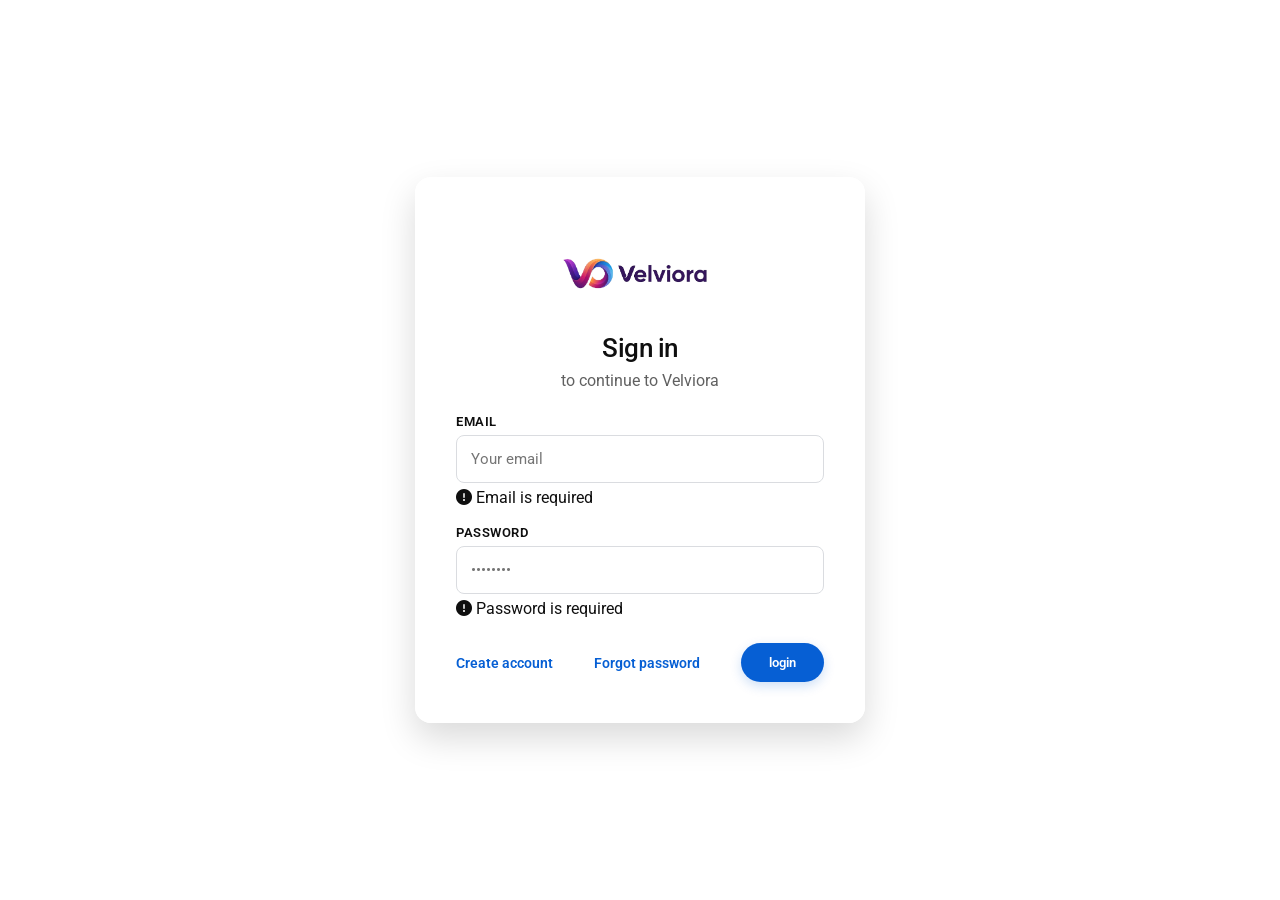
<file: index.html>
<!DOCTYPE html>
<html lang="en" style="visibility:hidden">
<head>
    <meta charset="UTF-8">
    <meta name="viewport" content="width=device-width, initial-scale=1.0">
    <title>Velviora</title>
    <link rel="icon" href="images/velviora-3.png" type="image/png">
    <script>
        // Early synchronous check: call /refresh synchronously to avoid any flash.
        // This blocks rendering briefly but prevents showing the index when user is logged in.
        (function(){
            try { document.documentElement.style.visibility = 'hidden'; } catch(e){}
            try {
                var xhr = new XMLHttpRequest();
                xhr.open('GET', 'https://valviorabackend2.onrender.com/refresh', false); // synchronous
                xhr.withCredentials = true;
                xhr.send(null);
                if (xhr.status === 200) {
                    // authenticated
                    window.location.replace('Velviora.html');
                    return;
                }
            } catch (e) {
                // network or CORS error — fallthrough to show page
            }
            try { document.documentElement.style.visibility = ''; } catch(e){}
        })();
    </script>
    <link href="https://fonts.googleapis.com/css2?family=Roboto:wght@300;400;500;700&display=swap" rel="stylesheet">
    <link rel="stylesheet" href="https://cdnjs.cloudflare.com/ajax/libs/font-awesome/6.4.0/css/all.min.css">
    <link rel="stylesheet" href="styles/index.css">
    <style>
        /* Ensuring new forms follow your existing styling patterns */
        .hidden { display: none !important; }
        /* Success modal styles */
        .success-modal {
            position: fixed;
            inset: 0;
            display: none;
            align-items: center;
            justify-content: center;
            background: rgba(0,0,0,0.35);
            z-index: 9999;
            padding: 20px;
        }
        .success-modal.show { display: flex; }
        .success-modal .modal {
            width: 100%;
            max-width: 520px;
            background: linear-gradient(135deg,#f6fffa,#e6ffef);
            border-radius: 14px;
            box-shadow: 0 10px 30px rgba(2,48,34,0.12);
            padding: 28px 28px;
            text-align: center;
            color: #044d36;
            transform: translateY(-8px);
            transition: transform .22s ease, opacity .22s ease;
        }
        .success-modal .icon {
            width: 72px;
            height: 72px;
            margin: 0 auto 12px;
            display: flex;
            align-items: center;
            justify-content: center;
            border-radius: 999px;
            background: linear-gradient(180deg,#ffffff,#e6fff0);
            box-shadow: 0 6px 18px rgba(4,77,54,0.08);
            color: #0a6b3a;
            font-size: 34px;
        }
        .success-modal h3 { margin: 8px 0 6px; font-size: 20px; }
        .success-modal p { margin: 0 0 16px; color: #085c3d; font-size: 15px; }
        .success-modal .actions { display:flex; gap:12px; justify-content:center; }
        .success-modal .btn { padding:10px 16px; border-radius:8px; border:0; cursor:pointer; font-weight:600 }
        .success-modal .btn.primary { background: linear-gradient(90deg,#16a34a,#059669); color:#fff }
        .success-modal .btn.ghost { background:transparent; color:#044d36 }

        @media (max-width: 420px) {
            .success-modal .modal { padding: 18px; border-radius: 12px; }
            .success-modal h3 { font-size: 18px }
            .success-modal p { font-size: 14px }
        }
        @media (max-width: 320px) {
            .success-modal .modal { max-width: 300px; padding: 14px; }
            .success-modal .icon { width:56px; height:56px; font-size:28px }
            .success-modal h3 { font-size: 16px }
            .success-modal p { font-size: 13px }
            .success-modal .actions { flex-direction: column; }
            .success-modal .btn { width: 100%; }
        }
    </style>
</head>
<body>


    <div class="auth-card" id="authCard">
        <div class="logo-section">
            <!-- <i class="fab fa-youtube"></i> -->
             <img
             style="width: 200px; height: auto; margin-right:10px; margin-bottom: 0px;"
             src="images/velviora-2.png"/>
            <h1 id="formTitle">Sign in</h1>
            <p id="formSubTitle">to continue to Velviora</p>
        </div>

        <form id="loginForm">
            <div class="input-group">
                <label>Email</label>
                <input type="text" placeholder="Your email" id="loginUser">
                <div style="margin-top:5px;" class="username-login-msg"><i class="fas fa-exclamation-circle"></i>  Email is required</div>
            </div>
          
            <div class="input-group">
                <label>Password</label>
                <input type="password" placeholder="••••••••" id="loginPass">
                <div style="margin-top:5px;" class="password-login-msg"><i class="fas fa-exclamation-circle"></i> Password is required</div>
            </div>
            <div class="notfound"></div>
            <div class="btn-container">
                <button type="button" class="text-btn" id="createAccountBtn">Create account</button>
                <button type="button" class="text-btn" id="forgotPasswordBtn">Forgot password</button>
                <button type="submit" class="primary-btn js-login-button">login</button>
            </div>
        </form>


        <form id="signupForm" style="display: none;">
            <div class="form-grid">
                <div class="profile-upload">
                    <div class="profile-preview" id="pfpPreview">
                        <i class="fas fa-camera" style="font-size: 30px; color: #bbb;"></i>
                    </div>
                    <label class="upload-btn">
                        <i class="fas fa-plus"></i> Add Profile Photo
                        <input type="file" id="pfpInput" hidden accept="image/*">
                    </label>
                    <div id="profile-error"></div>
                </div>

                <div class="input-group">
                    <label>First name</label>
                    <input type="text" id="fname" placeholder="John">
                    <div id="first-msg"></div>
                </div>
                <div class="input-group">
                    <label>Last name</label>
                    <input type="text" id="lname" placeholder="Doe">
                    <div id="last-msg"></div>
                </div>
                <div class="input-group">
                    <label>Age</label>
                    <input type="number" id="age" placeholder="30">
                    <div id="age-msg"></div>
                </div>
                <div class="input-group">
                    <label>Country</label>
                    <select id="country">
                        <option value="">Choose...</option>
                    </select>
                    <div id="country-msg"></div>
                </div>

                <div class="input-group full-width">
                    <label>Email</label>
                    <input type="text" id="email" placeholder="JohnDoe@gmail.com">
                    <div id="email-msg"></div>
                </div>
                <!-- <div class="input-group full-width">
                    <label>email</label>
                    <input type="text" placeholder="Your email" id="signupEmail">
                    <div class="error-msg"><i class="fas fa-exclamation-circle"></i> email is required</div>
                </div> -->

                <div class="input-group">
                    <label>Password</label>
                    <input type="password" id="password" placeholder="Create password">
                    <div id="password-msg"></div>
                </div>
                <div class="input-group">
                    <label>Confirm</label>
                    <input type="password" id="confirm" placeholder="Repeat password">
                    <div id="confirm-msg"></div>
                </div>
            </div>

            <div class="btn-container">
                <button type="button" class="text-btn" id="signInInsteadBtn">Sign in instead</button>
                <button type="submit" class="primary-btn js-create-account-button">Create Account</button>
            </div>
        </form>

        <form id="forgotPasswordForm" style="display: none;">
            <div class="input-group">
                <label>Email or Phone</label>
                <input type="email" placeholder="Enter your recovery email" id="recoveryEmail">
                <p style="font-size: 13px; color: #5f6368; margin-top: 8px;">Enter the email address associated with your account and we'll send a magic link to reset your password.</p>
                <div class="error-msg">Enter a valid email address</div>
            </div>
            <div class="btn-container">
                <button type="button" class="text-btn" id="backToSignInBtn">Back</button>
                <button type="submit" class="primary-btn js-send-link-btn">Send Link</button>
            </div>
        </form>

        <form id="resetPasswordForm" style="display: none;">
            <div class="input-group">
                <label>New Password</label>
                <input type="password" id="newPass" placeholder="Create new password">
                <div class="error-msg">Enter a strong password</div>
            </div>
            <div class="input-group">
                <label>Confirm Password</label>
                <input type="password" id="confirmNewPass" placeholder="Repeat new password">
                <div class="error-msg">Passwords do not match</div>
            </div>
            <div class="btn-container">
                <div></div> <button type="submit" class="primary-btn">Reset Password</button>
            </div>
        </form>

    </div>

    <div class="modal-overlay" id="verifyModal">
        <div class="modal">
            <i class="fas fa-user-check"></i>
            <h2>Verify your identity</h2>
            <p>We've sent a 6-digit verification code to your email. Enter it below to finish.</p>
            
            <div class="input-group">
                <input type="text" placeholder="000000" id="verifyCode" maxlength="6" style="text-align: center; font-size: 24px; letter-spacing: 8px;">
                <div class="error-msg" id="modalError">Please enter the code</div>
            </div>

            <button class="primary-btn" style="width: 100%;" id="completeRegistrationBtn">Complete Registration</button>
        </div>
    </div>

    <div class="modal-overlay" id="resetVerifyModal" style="display:none;">
        <div class="modal">
            <i class="fas fa-envelope-open"></i>
            <h2>Enter verification code</h2>
            <p>We've sent a 6-digit verification code to your recovery email. Enter it below to continue.</p>

            <div class="input-group">
                <input type="text" placeholder="000000" id="resetVerifyCode" maxlength="6" style="text-align: center; font-size: 24px; letter-spacing: 8px;">
                <div class="error-msg" id="resetModalError">Please enter the code</div>
            </div>

            <div style="display:flex;gap:12px;margin-top:12px;">
                <button class="text-btn" id="cancelResetVerifyBtn" style="flex:1;border-radius:6px;">Cancel</button>
                <button class="primary-btn" id="confirmResetCodeBtn" style="flex:1;border-radius:6px;">Verify & Continue</button>
            </div>
        </div>
    </div>

    <!-- Success modal shown after password reset -->
    <div class="success-modal" id="successModal" aria-hidden="true">
        <div class="modal" role="dialog" aria-labelledby="successModalTitle" aria-describedby="successModalDesc">
            <div class="icon" aria-hidden="true">✓</div>
            <h3 id="successModalTitle">Password reset successful</h3>
            <p id="successModalDesc">You have successfully reset your password.</p>
            <div class="actions">
                <button class="btn primary" id="successModalCloseBtn">Continue to sign in</button>
            </div>
        </div>
    </div>

    <script type="module" src="scripts/index/index.js"></script>

    <script>
        const loginForm = document.getElementById('loginForm');
        const signupForm = document.getElementById('signupForm');
        const forgotPasswordForm = document.getElementById('forgotPasswordForm');
        const resetPasswordForm = document.getElementById('resetPasswordForm');
        
        const formTitle = document.getElementById('formTitle');
        const formSubTitle = document.getElementById('formSubTitle');

        // Show Sign Up
        document.getElementById('createAccountBtn').addEventListener('click', () => {
            loginForm.style.display = 'none';
            signupForm.style.display = 'block';
            formTitle.innerText = 'Create Account';
            formSubTitle.innerText = 'to continue to Velviora';
        });

        // Show Sign In from Sign Up
        document.getElementById('signInInsteadBtn').addEventListener('click', () => {
            signupForm.style.display = 'none';
            loginForm.style.display = 'block';
            formTitle.innerText = 'Sign in';
        });

        // Show Forgot Password
        document.getElementById('forgotPasswordBtn').addEventListener('click', () => {
            loginForm.style.display = 'none';
            forgotPasswordForm.style.display = 'block';
            formTitle.innerText = 'Account recovery';
            formSubTitle.innerText = 'Enter your recovery email';
        });

        // Back to Sign In from Forgot Password
        document.getElementById('backToSignInBtn').addEventListener('click', () => {
            forgotPasswordForm.style.display = 'none';
            loginForm.style.display = 'block';
            formTitle.innerText = 'Sign in';
            formSubTitle.innerText = 'to continue to Velviora';
        });

        // Reset verify modal handlers
        const cancelResetVerifyBtn = document.getElementById('cancelResetVerifyBtn');
        if (cancelResetVerifyBtn) cancelResetVerifyBtn.addEventListener('click', (e) => {
            e.preventDefault();
            const resetVerifyModal = document.getElementById('resetVerifyModal');
            if (resetVerifyModal) resetVerifyModal.style.display = 'none';
        });
    </script>
</body>
</html>
</file>
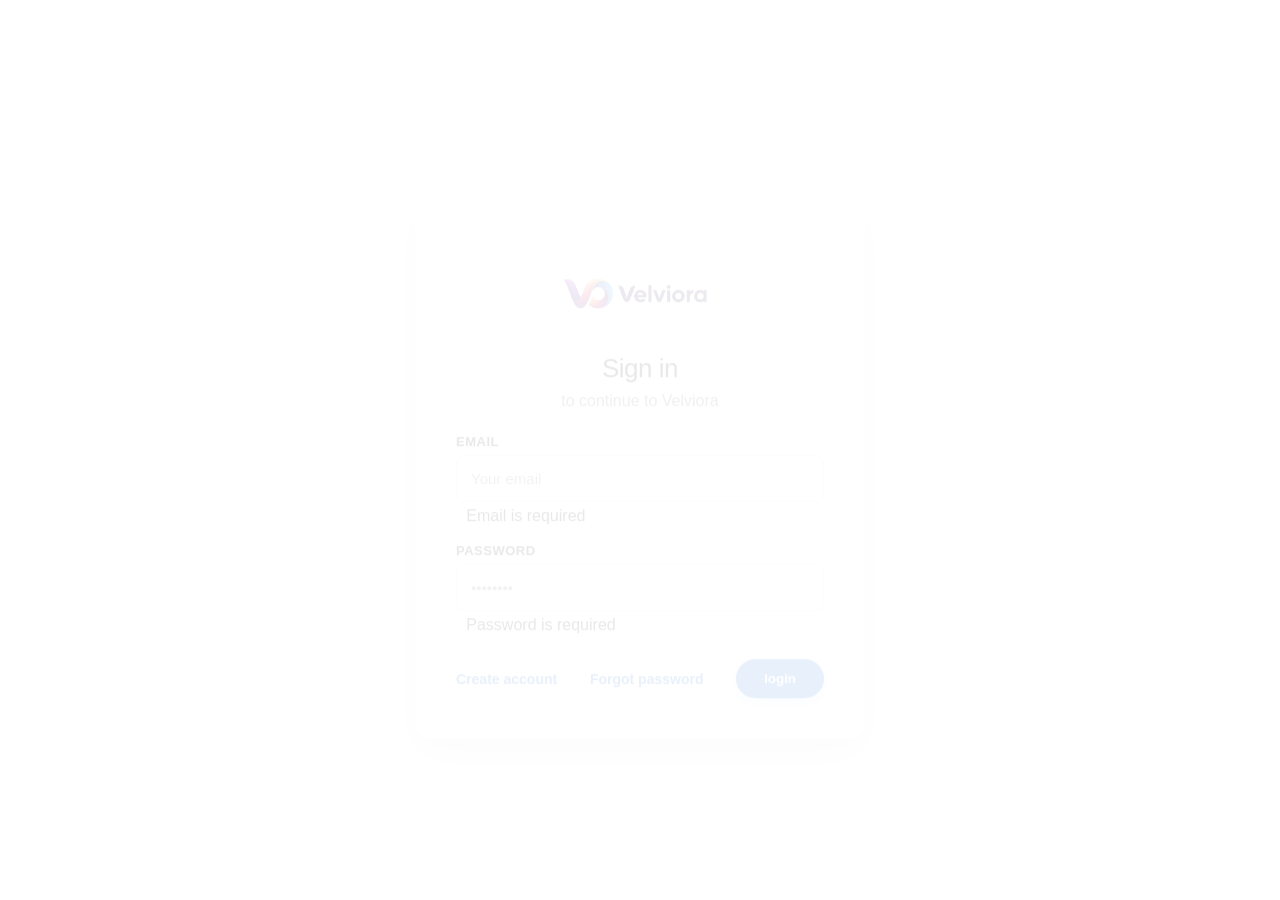
<file: account.html>
<!DOCTYPE html>
<html lang="en">
<head>
    <meta charset="UTF-8">
    <meta name="viewport" content="width=device-width, initial-scale=1.0">
    <title>YouTube Account Menu - Professional Edition</title>
    <link rel="preconnect" href="https://fonts.googleapis.com">
    <link rel="preconnect" href="https://fonts.gstatic.com" crossorigin>
    <link href="https://fonts.googleapis.com/css2?family=Roboto:wght@400;500&display=swap" rel="stylesheet">
    <link rel="stylesheet" href="styles/account.css">
  
</head>
    <style id="auth-hide-style">html{visibility:hidden !important}</style>
<body>

    <!-- <link rel="preconnect" href="https://fonts.googleapis.com">
    <link rel="preconnect" href="https://fonts.gstatic.com" crossorigin>
    <link href="https://fonts.googleapis.com/css2?family=Roboto:wght@400;500&display=swap" rel="stylesheet">
    <link rel="stylesheet" href="styles/account.css"> -->
    <div class="accou786-wrapper">
        <div class="accou786-header">
            <div class="accou786-avatar-big">A</div>
            <div class="accou786-meta-data">
                <span class="accou786-user-name">Abenet Tilahun</span>
                <span class="accou786-user-handle">@abenettilahun9658</span>
                <a class="accou786-view-link">View your channel</a>
            </div>
        </div>

        <hr class="accou786-divider">

        <div id="accou786-menu-container">
            </div>
    </div>

    <script type="module" src="scripts/account/account.js"></script>
    <script src="scripts/authGuard.js"></script>
</body>
</html>
</file>
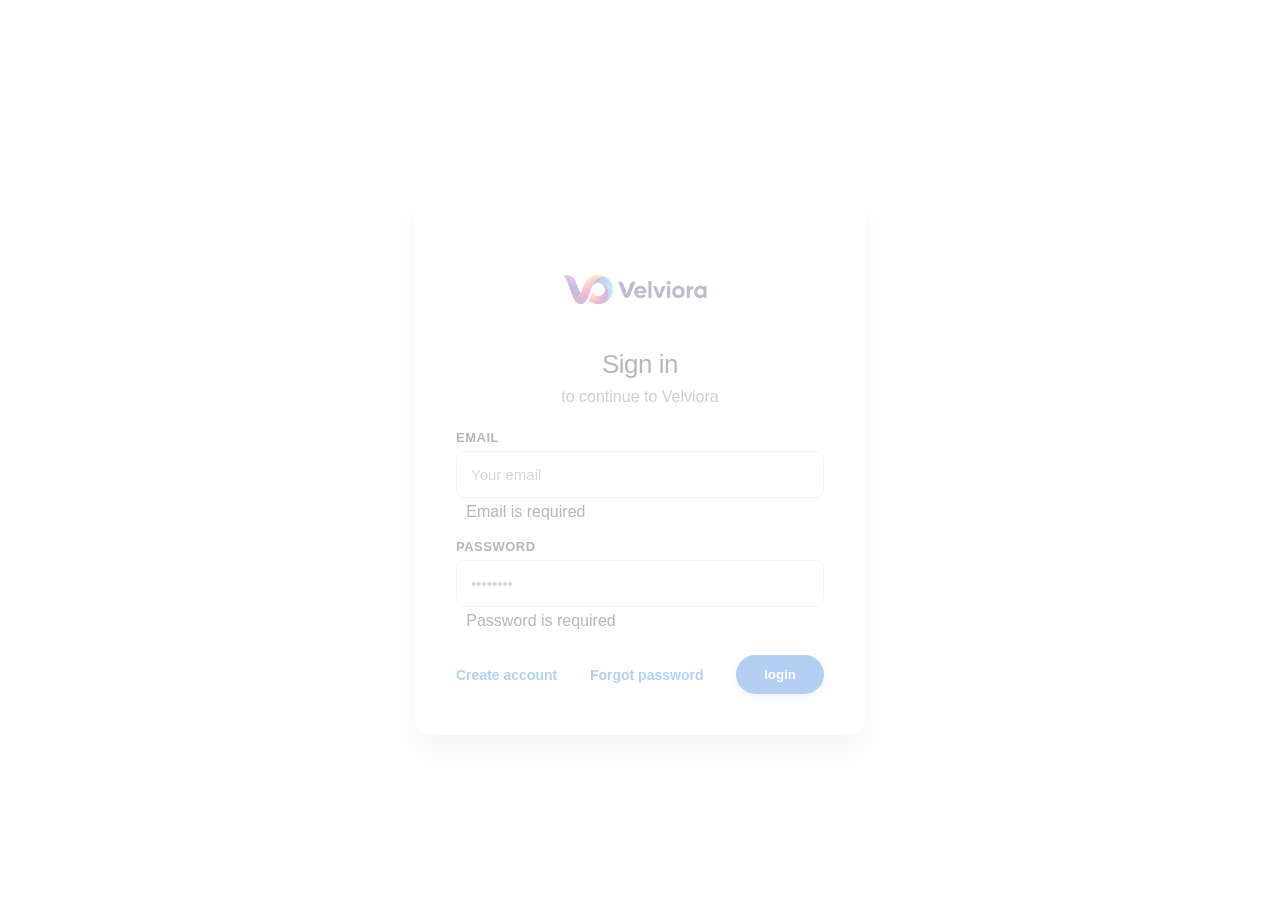
<file: createchannel.html>
<!DOCTYPE html>
<html lang="en">
<head>
    <meta charset="UTF-8">
    <meta name="viewport" content="width=device-width, initial-scale=1.0">
    <title>Create Your Channel</title>
        <style id="auth-hide-style">html{visibility:hidden !important}</style>
    <style>
        :root {
            --chann098-primary: #065fd4;
            --chann098-bg: #f9f9f9;
            --chann098-card: #ffffff;
            --chann098-text: #0f0f0f;
            --chann098-text-dim: #606060;
            --chann098-border: #e5e5e5;
        }

        * { box-sizing: border-box; margin: 0; padding: 0; font-family: 'Roboto', sans-serif; }
        body { background: var(--chann098-bg); color: var(--chann098-text); display: flex; justify-content: center; align-items: center; min-height: 100vh; padding: 20px; }

        .chann098-container {
            display: flex; flex-direction: column; width: 100%; max-width: 700px;
            background: var(--chann098-card); padding: 40px; border-radius: 16px;
            box-shadow: 0 4px 24px rgba(0,0,0,0.06); border: 1px solid var(--chann098-border);
        }

        .chann098-header { margin-bottom: 30px; display: flex; flex-direction: column; gap: 8px; }
        .chann098-title { font-size: 28px; font-weight: 600; }
        
        .chann098-form-group { display: flex; flex-direction: column; gap: 8px; margin-bottom: 20px; }
        .chann098-label { font-size: 14px; font-weight: 500; }

        .chann098-input, .chann098-select, .chann098-textarea {
            padding: 12px 16px; border: 1px solid var(--chann098-border); border-radius: 8px;
            font-size: 15px; outline: none; transition: border 0.2s;
        }
        .chann098-input:focus { border-color: var(--chann098-primary); }

        /* OTP UI */
        .chann098-otp-wrap { display: flex; gap: 10px; margin-top: 10px; }
        .chann098-otp-box { 
            width: 45px; height: 50px; text-align: center; font-size: 20px; 
            font-weight: bold; border: 2px solid var(--chann098-border); border-radius: 6px; background: #f0f0f0;
        }

        .chann098-file-area {
            border: 2px dashed var(--chann098-border); padding: 20px; border-radius: 10px;
            text-align: center; background: #fafafa; cursor: pointer;
        }
        .chann098-hint { font-size: 12px; color: var(--chann098-text-dim); margin-top: 5px; }

        .chann098-btn {
            background: var(--chann098-primary); color: white; border: none;
            padding: 14px; border-radius: 30px; font-size: 16px; font-weight: bold;
            cursor: pointer; margin-top: 20px; transition: transform 0.2s;
        }
        .chann098-btn:hover { transform: translateY(-2px); background: #0556bf; }

        .chann098-hidden { display: none !important; }

        @media (max-width: 480px) {
            .chann098-container { padding: 20px; }
            .chann098-otp-box { width: 35px; height: 45px; }
        }
    </style>
</head>
<body>

<div class="chann098-container">
    <div class="chann098-header">
        <h1 class="chann098-title">Create Channel</h1>
        <p style="color:var(--chann098-text-dim)">Start your creator journey today.</p>
    </div>

    <form id="createForm" style="display:flex; flex-direction:column;">
        <div class="chann098-form-group">
            <label class="chann098-label js-channel-name">Channel Name</label>
            <input type="text" id="cName" class="chann098-input" placeholder="e.g. My Awesome Tech" required maxlength="50" data-maxlen="50">
        </div>

        <div class="chann098-form-group">
            <label class="chann098-label js-channel-type">Channel Type</label>
            <select id="cType" class="chann098-select js-channel-select" data-maxlen="50">
                <option value="brand">Brand Channel</option>
                <option value="personal">Personal Channel</option>
            </select>
        </div>

        

        <div class="chann098-form-group">
            <label class="chann098-label js-channel-description">Description</label>
            <textarea id="cDesc" class="chann098-textarea" rows="3" maxlength="200" data-maxlen="200"></textarea>
        </div>

        <div class="chann098-form-group">
            <label class="chann098-label js-channel-pfp">Profile Picture</label>
            <input type="file" id="cPfp" accept="image/*" required>
        </div>

        <div class="chann098-form-group">
            <label class="chann098-label js-channel-banner">Channel Banner (16:9 Recommended)</label>
            <input type="file" id="cBanner" accept="image/*" required>
            <p class="chann098-hint">Size: 1546 x 423 px</p>
        </div>

        <div class="chann098-form-group">
            <label class="chann098-label js-channel-contact">Contact Email</label>
            <input type="email" id="cContact" class="chann098-input" required maxlength="70" data-maxlen="70">
        </div>

        <button type="button" class="chann098-btn js-create-channel">Create Channel</button>
    </form>
</div>

<script>
    const typeSelect = document.getElementById('cType');
    const personalSection = document.getElementById('personalSection');
    const emailInput = document.getElementById('cEmail');
    const otpWrapper = document.getElementById('otpWrapper');

    // Keep personal selection behavior identical to brand (do not reveal extra email/OTP UI)
    if (typeSelect) {
        typeSelect.onchange = () => {
            if (personalSection) personalSection.classList.add('chann098-hidden');
        };
    }

    if (emailInput && otpWrapper) {
        emailInput.oninput = () => {
            const isValid = /^[^\s@]+@[^\s@]+\.[^\s@]+$/.test(emailInput.value);
            otpWrapper.classList.toggle('chann098-hidden', !isValid);
        };
    }

    // Auto-focus OTP boxes
    const otps = document.querySelectorAll('.chann098-otp-box');
    otps.forEach((box, i) => {
        box.onkeyup = (e) => {
            if (e.key >= 0 && e.key <= 9 && i < otps.length-1 && otps[i+1]) otps[i+1].focus();
            if (e.key === 'Backspace' && i > 0 && otps[i-1]) otps[i-1].focus();
        };
    });

    // document.getElementById('createForm').onsubmit = async (e) => {
    //     e.preventDefault();
        
    //     const toBase64 = file => new Promise((resolve) => {
    //         const reader = new FileReader();
    //         reader.readAsDataURL(file);
    //         reader.onload = () => resolve(reader.result);
    //     });

    //     const channelData = {
    //         name: document.getElementById('cName').value,
    //         desc: document.getElementById('cDesc').value,
    //         contact: document.getElementById('cContact').value,
    //         pfp: await toBase64(document.getElementById('cPfp').files[0]),
    //         banner: await toBase64(document.getElementById('cBanner').files[0])
    //     };

    //     localStorage.setItem('myChannel', JSON.stringify(channelData));
    //     window.location.href = 'dashboard.html';
    // };
   
</script>
<script src="scripts/authGuard.js"></script>
<script type="module" src="scripts/createChannel/createChannel.js"></script>
</body>
</html>
</file>
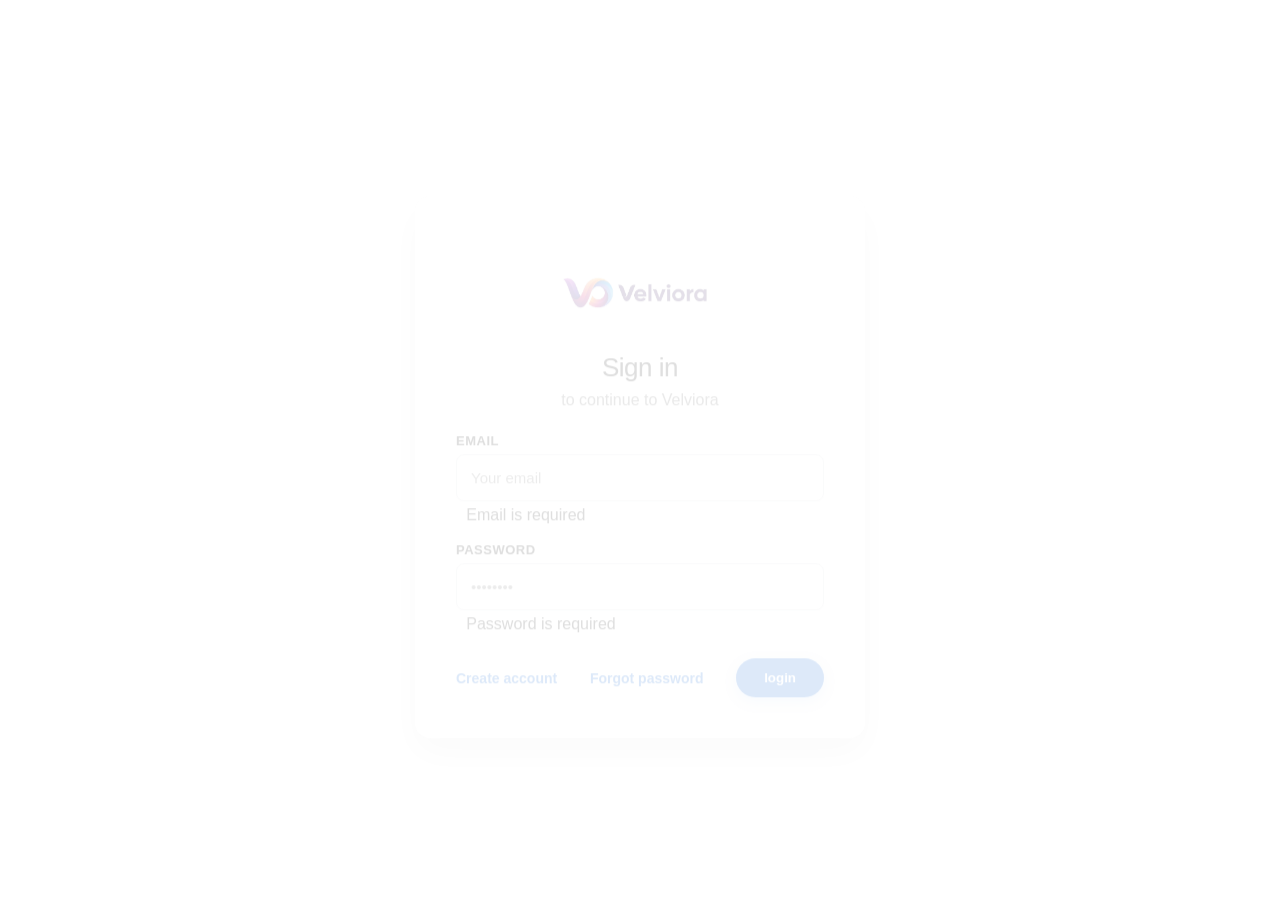
<file: dashboard.html>
<!DOCTYPE html>
<html lang="en">

<head>
    <meta charset="UTF-8">
    <meta name="viewport" content="width=device-width, initial-scale=1.0">
    <title>Velviora</title>
    <link rel="icon" href="images/velviora-3.png" type="image/png">

    <link href="https://fonts.googleapis.com/css2?family=Roboto:wght@300;400;500;700&display=swap" rel="stylesheet">
    <link rel="stylesheet" href="https://cdnjs.cloudflare.com/ajax/libs/font-awesome/6.4.0/css/all.min.css">

    <style>
        :root {
            --dash908-bg-main: #ffffff;
            --dash908-bg-secondary: #f9f9f9;
            --dash908-header-bg: #ffffff;
            --dash908-sidebar-bg: #ffffff;
            --dash908-border-color: #e5e5e5;
            --dash908-text-main: #0f0f0f;
            --dash908-text-grey: #606060;
            --dash908-yt-blue: #065fd4;
            --dash908-yt-red: #cc0000;
            --dash908-yt-shorts: #ff0000;
            --dash908-hover-grey: #f2f2f2;
            --dash908-header-height: 56px;
            --dash908-sidebar-width: 240px;
        }

        * {
            margin: 0;
            padding: 0;
            box-sizing: border-box;
            font-family: 'Roboto', sans-serif;
        }

        body {
            background: var(--dash908-bg-main);
            color: var(--dash908-text-main);
            display: flex;
            height: 100vh;
            overflow: hidden;
        }

        #sidebar,
        main {
            transition: transform 0.3s ease, margin-left 0.3s ease, width 0.3s ease;
        }

        header {
            position: fixed;
            top: 0;
            width: 100%;
            height: var(--dash908-header-height);
            background: var(--dash908-header-bg);
            display: flex;
            justify-content: space-between;
            align-items: center;
            padding: 0 16px;
            z-index: 1001;
            border-bottom: 1px solid var(--dash908-border-color);
        }

        .dash908-header-left {
            display: flex;
            align-items: center;
            gap: 0px;
            flex-shrink: 0;
        }

        .dash908-studio-logo {
            font-size: 18px;
            font-weight: bold;
            text-decoration: none;
            color: var(--dash908-text-main);
            display: flex;
            align-items: center;
        }

        .dash908-studio-logo i {
            color: red;
            margin-right: 4px;
            font-size: 24px;
        }

        .dash908-search-bar {
            background: #ffffff;
            border: 1px solid #ccc;
            padding: 6px 12px;
            border-radius: 40px;
            width: 30%;
            display: flex;
            align-items: center;
        }

        .dash908-search-bar input {
            background: transparent;
            border: none;
            color: black;
            width: 100%;
            outline: none;
        }

        .dash908-header-right {
            display: flex;
            align-items: center;
            gap: 8px;
            flex-shrink: 0;
        }

        .dash908-btn-create,
        .dash908-btn-edit-chan,
        .dash908-btn-shorts {
            background: var(--dash908-bg-secondary);
            border: 1px solid var(--dash908-border-color);
            color: var(--dash908-text-main);
            padding: 8px 12px;
            border-radius: 20px;
            font-weight: 500;
            cursor: pointer;
            display: flex;
            align-items: center;
            gap: 8px;
            font-size: 13px;
            white-space: nowrap;
        }

        .dash908-btn-create:hover,
        .dash908-btn-edit-chan:hover,
        .dash908-btn-shorts:hover {
            background: var(--dash908-hover-grey);
        }

        .dash908-btn-shorts i {
            color: var(--dash908-yt-shorts);
        }

        #mainPlayer {
            height: 600px;
        }

        #headerPfp {
            width: 32px;
            height: 32px;
            border-radius: 50%;
            background-size: cover;
            background-position: center;
            background-repeat: no-repeat;
            border: 1px solid #ddd;
            flex-shrink: 0;
            background-color: #eee;
        }

        nav {
            width: var(--dash908-sidebar-width);
            background: var(--dash908-sidebar-bg);
            margin-top: var(--dash908-header-height);
            height: calc(100vh - var(--dash908-header-height));
            flex-shrink: 0;
            overflow-y: auto;
            z-index: 1000;
            padding-right: 8px;
            border-right: 1px solid var(--dash908-border-color);
        }

        body.dash908-sidebar-hidden nav {
            width: 0;
            transform: translateX(-100%);
        }

        body.dash908-sidebar-hidden main {
            margin-left: 0;
        }

        .dash908-nav-section {
            border-bottom: 1px solid var(--dash908-border-color);
            padding: 12px 0;
        }

        .dash908-nav-section-title {
            padding: 0 24px 8px;
            font-size: 14px;
            font-weight: 500;
            color: var(--dash908-text-main);
        }

        .dash908-nav-link {
            display: flex;
            align-items: center;
            padding: 10px 24px;
            color: var(--dash908-text-main);
            text-decoration: none;
            font-size: 14px;
            border-radius: 10px;
            margin: 0 8px;
        }

        .dash908-nav-link:hover {
            background: var(--dash908-hover-grey);
        }

        .dash908-nav-link i {
            margin-right: 24px;
            width: 20px;
            text-align: center;
            font-size: 18px;
        }

        .dash908-delete-link {
            color: var(--dash908-yt-red);
            font-weight: 600;
        }

        .dash908-delete-link:hover {
            background: #fff1f1;
        }

        .dash908-delete-modal-overlay {
            position: fixed;
            inset: 0;
            background: rgba(15, 15, 15, 0.55);
            display: none;
            align-items: center;
            justify-content: center;
            padding: 20px;
            z-index: 2000;
            backdrop-filter: blur(3px);
        }

        .dash908-delete-modal-overlay.show {
            display: flex;
        }

        .dash908-delete-modal {
            width: min(100%, 460px);
            background: #fff;
            border-radius: 18px;
            padding: 24px;
            box-shadow: 0 16px 40px rgba(0, 0, 0, 0.18);
            text-align: center;
        }

        .dash908-delete-modal i {
            font-size: 40px;
            color: var(--dash908-yt-red);
            margin-bottom: 12px;
        }

        .dash908-delete-modal h3 {
            font-size: 22px;
            margin-bottom: 10px;
        }

        .dash908-delete-modal p {
            color: var(--dash908-text-grey);
            line-height: 1.6;
            margin-bottom: 18px;
            font-size: 15px;
        }

        .dash908-delete-actions {
            display: flex;
            justify-content: center;
            gap: 10px;
            flex-wrap: wrap;
        }

        .dash908-delete-actions button {
            border: none;
            border-radius: 999px;
            padding: 10px 16px;
            cursor: pointer;
            font-weight: 600;
            min-width: 110px;
        }

        .dash908-delete-actions .confirm {
            background: var(--dash908-yt-red);
            color: #fff;
        }

        .dash908-delete-actions .cancel {
            background: #f2f2f2;
            color: var(--dash908-text-main);
        }

        .dash908-sidebar-footer {
            padding: 16px 24px;
            font-size: 12px;
            color: var(--dash908-text-grey);
            line-height: 1.6;
        }

        main {
            flex-grow: 1;
            margin-top: var(--dash908-header-height);
            overflow-y: auto;
            width: 100%;
            display: flex;
            flex-direction: column;
        }

        .dash908-banner-wrapper {
            padding: 20px 40px 0;
            width: 100%;
        }

        .dash908-banner-container {
            width: 100%;
            aspect-ratio: 1546 / 423;
            background-color: #f0f0f0;
            background-size: cover;
            background-position: center;
            background-repeat: no-repeat;
            border-radius: 15px;
            box-shadow: inset 0 0 10px rgba(0, 0, 0, 0.05);
        }

        .dash908-channel-identity {
            display: flex;
            align-items: center;
            padding: 24px 40px;
            gap: 24px;
            border-bottom: 1px solid var(--dash908-border-color);
            background: #fff;
        }

        .dash908-pfp-main {
            width: 120px;
            height: 120px;
            border-radius: 50%;
            background-size: cover;
            background-position: center;
            background-repeat: no-repeat;
            border: 1px solid var(--dash908-border-color);
            flex-shrink: 0;
            background-color: #eee;
        }

        .dash908-dashboard-grid {
            display: grid;
            grid-template-columns: repeat(auto-fit, minmax(240px, 1fr));
            gap: 16px;
            padding: 24px 40px;
        }

        .dash908-card {
            background: var(--dash908-bg-main);
            border: 1px solid var(--dash908-border-color);
            border-radius: 12px;
            padding: 20px;
            box-shadow: 0 1px 2px rgba(0, 0, 0, 0.05);
        }

        .dash908-table-wrapper {
            padding: 0 40px 40px;
        }

        .dash908-table-container {
            width: 100%;
            border: 1px solid var(--dash908-border-color);
            border-radius: 8px;
            background: white;
            overflow: hidden;
        }

        table {
            width: 100%;
            border-collapse: collapse;
            table-layout: fixed;
        }

        th {
            text-align: left;
            padding: 12px;
            background: var(--dash908-bg-secondary);
            border-bottom: 1px solid var(--dash908-border-color);
            color: var(--dash908-text-grey);
            font-size: 12px;
            text-transform: uppercase;
        }

        th:nth-child(1) {
            width: 35%;
        }

        th:nth-child(2) {
            width: 15%;
        }

        th:nth-child(3) {
            width: 18%;
        }

        th:nth-child(4) {
            width: 12%;
        }

        th:nth-child(5) {
            width: 10%;
        }

        th:nth-child(6) {
            width: 10%;
        }

        td {
            padding: 16px 12px;
            border-bottom: 1px solid var(--dash908-border-color);
            font-size: 14px;
            vertical-align: top;
            word-wrap: break-word;
            overflow-wrap: anywhere;
        }

        .dash908-video-cell {
            display: flex;
            align-items: flex-start;
            gap: 12px;
        }

        .dash908-video-cell span {
            font-weight: 500;
            line-height: 1.3;
            display: -webkit-box;
            -webkit-line-clamp: 3;
            -webkit-box-orient: vertical;
            overflow: hidden;
        }

        .dash908-thumb-mini {
            width: 100px;
            height: 56px;
            object-fit: cover;
            border-radius: 6px;
            background: #eee;
            flex-shrink: 0;
            cursor: pointer;
            transition: opacity 0.2s;
        }

        .dash908-thumb-mini:hover {
            opacity: 0.8;
        }

        .dash908-desc-text {
            font-size: 13px;
            color: var(--dash908-text-grey);
            display: -webkit-box;
            -webkit-line-clamp: 2;
            -webkit-box-orient: vertical;
            overflow: hidden;
        }

        .dash908-action-group {
            display: flex;
            gap: 8px;
            flex-wrap: wrap;
        }

        .dash908-btn-action {
            border: none;
            width: 34px;
            height: 34px;
            border-radius: 50%;
            cursor: pointer;
            transition: 0.2s;
            background: var(--dash908-bg-secondary);
            display: flex;
            align-items: center;
            justify-content: center;
        }

        .dash908-btn-edit {
            color: var(--dash908-yt-blue);
        }

        .dash908-btn-edit:hover {
            background: #e7f3ff;
        }

        .dash908-btn-delete {
            color: var(--dash908-yt-red);
        }

        .dash908-btn-delete:hover {
            background: #fff1f1;
        }

        .dash908-modal-overlay {
            position: fixed;
            top: 0;
            left: 0;
            width: 100%;
            height: 100%;
            background: rgba(0, 0, 0, 0.6);
            display: none;
            align-items: center;
            justify-content: center;
            z-index: 2000;
            padding: 10px;
        }

        .dash908-modal {
            background: #ffffff;
            width: 100%;
            max-width: 700px;
            border-radius: 12px;
            display: flex;
            flex-direction: column;
            max-height: 95vh;
            padding: 20px;
            box-shadow: 0 10px 40px rgba(0, 0, 0, 0.2);
            position: relative;
        }

        .dash908-modal-content {
            overflow-y: auto;
            flex-grow: 1;
            padding-right: 5px;
        }

        .dash908-form-group {
            margin-bottom: 14px;
        }

        .dash908-form-group label {
            display: block;
            margin-bottom: 5px;
            color: var(--dash908-text-grey);
            font-size: 13px;
            font-weight: 500;
        }

        .dash908-form-group input,
        .dash908-form-group textarea {
            width: 100%;
            padding: 10px;
            background: #fff;
            border: 1px solid #ccc;
            border-radius: 4px;
            outline: none;
            font-size: 14px;
        }

        .dash908-publish-btn {
            background: var(--dash908-yt-blue);
            border: none;
            padding: 10px 24px;
            font-weight: bold;
            cursor: pointer;
            border-radius: 4px;
            color: #fff;
        }

        .dash908-publish-btn:disabled {
            background: #ccc;
            cursor: not-allowed;
            opacity: 0.6;
        }

        .dash908-cancel-btn {
            background: #eee;
            color: #000;
            border: none;
            padding: 10px 20px;
            border-radius: 4px;
            cursor: pointer;
            margin-left: 10px;
        }

        #playerModal {
            background: #ffffff;
        }

        #playerModal .dash908-modal {
            max-width: 1000px;
            padding: 0;
            background: #ffffff;
            box-shadow: none;
            border: none;
            max-height: 100vh;
            width: 95%;
        }

        .dash908-player-container {
            width: 100%;
            aspect-ratio: 16/9;
            background: #000;
            display: flex;
            align-items: center;
            justify-content: center;
        }

        .dash908-player-container video {
            width: 100%;
            height: 100%;
            outline: none;
        }

        .dash908-close-player {
            position: absolute;
            top: 10px;
            right: 10px;
            color: #000;
            font-size: 24px;
            cursor: pointer;
            z-index: 2010;
            transition: 0.2s;
            background: rgba(255, 255, 255, 0.7);
            border-radius: 50%;
            padding: 5px;
        }

        .dash908-close-player:hover {
            color: var(--dash908-yt-red);
        }

        .dash908-player-info {
            padding: 20px;
            color: #000;
            background: #ffffff;
        }

        #playingTitle {
            font-size: 20px;
            font-weight: 700;
            line-height: 1.4;
            margin-left: -20px;
            color: #000;
            overflow-wrap: break-word;
            display: block;
            width: 100%;
        }

        .dash908-playlist-item {
            background: #f1f1f1;
            padding: 12px;
            border-radius: 8px;
            margin-bottom: 10px;
            display: flex;
            align-items: center;
            gap: 15px;
            font-size: 13px;
            border-left: 4px solid var(--dash908-yt-blue);
        }

        .dash908-playlist-item-num {
            font-weight: bold;
            color: var(--dash908-yt-blue);
            font-size: 18px;
        }

        .dash908-playlist-item-info {
            flex-grow: 1;
        }

        .playlist-label {
            color: #cc0000;
            font-weight: bold;
            font-size: 11px;
            margin-right: 5px;
            text-transform: uppercase;
        }

        .shorts-label {
            color: #ff0000;
            font-weight: bold;
            font-size: 11px;
            margin-right: 5px;
            text-transform: uppercase;
            border: 1px solid #ff0000;
            padding: 1px 3px;
            border-radius: 3px;
        }

        /* RESPONSIVE CSS - TABLE TO CARDS */
        @media (max-width: 768px) {

            .dash908-banner-wrapper,
            .dash908-channel-identity,
            .dash908-dashboard-grid,
            .dash908-table-wrapper {
                padding: 15px 15px;
            }

            .dash908-channel-identity {
                flex-direction: column;
                align-items: center;
                text-align: center;
                gap: 15px;
            }

            .dash908-pfp-main {
                width: 80px;
                height: 80px;
            }

            #dashName {
                font-size: 24px !important;
            }

            table,
            thead,
            tbody,
            th,
            td,
            tr {
                display: block;
            }

            thead tr {
                position: absolute;
                top: -9999px;
                left: -9999px;
            }

            tr {
                border: 1px solid var(--dash908-border-color);
                margin-bottom: 15px;
                border-radius: 10px;
                overflow: hidden;
                background: #fff;
            }

            td {
                border: none;
                position: relative;
                padding-left: 40% !important;
                text-align: left;
                min-height: 40px;
                border-bottom: 1px solid #eee;
            }

            td:last-child {
                border-bottom: none;
            }

            td:before {
                position: absolute;
                left: 12px;
                width: 35%;
                padding-right: 10px;
                white-space: nowrap;
                content: attr(data-label);
                font-weight: bold;
                color: var(--dash908-text-grey);
                font-size: 11px;
                text-transform: uppercase;
            }

            .dash908-video-cell {
                flex-direction: column;
                align-items: flex-start;
            }

            .dash908-thumb-mini {
                width: 100%;
                height: auto;
                aspect-ratio: 16/9;
            }
        }

        @media(max-width: 992px) {
            nav {
                position: fixed;
                top: 0;
                left: 0;
                height: 100%;
                transform: translateX(-100%);
                margin-top: 0;
                padding-top: var(--dash908-header-height);
            }

            nav.dash908-open {
                transform: translateX(0);
            }

            main {
                margin-left: 0 !important;
            }

            .dash908-search-bar {
                display: none;
            }
        }

        @media (max-width: 480px) {
            .dash908-header-right button span {
                display: none;
            }

            .dash908-header-right button {
                padding: 8px;
                border-radius: 50%;
                width: 36px;
                height: 36px;
                justify-content: center;
            }

            .dash908-header-right button i {
                margin: 0;
            }

            .dash908-studio-logo {
                font-size: 16px;
            }

            .dash908-studio-logo i {
                font-size: 20px;
            }

            .dash908-header-left {
                gap: 0px;
            }

            header {
                padding: 0 8px;
            }

            .dash908-header-right {
                gap: 4px;
            }
        }
    </style>
    <style id="auth-hide-style">
        html {
            visibility: hidden !important
        }
    </style>

<body>

    <header>
        <div class="dash908-header-left">
            <i class="fas fa-bars" id="menuBtn" style="cursor:pointer; font-size: 20px; padding: 8px;"></i>
             <a href="Velviora.html" class="youtube-logo-container"
             style="display:flex; align-items:center; gap:2px; text-decoration:none; color:black; margin-right: 3px;">
                <img src="images/velviora-3.png" class="youtube-logo" style="height:20px">
                
            </a>
            <!-- <a class="dash908-studio-logo"><i class="fab fa-youtube"></i>Velviora</a> -->
        </div>
        <div class="dash908-search-bar"><input placeholder="Search"></div>
        <div class="dash908-header-right">
            <button class="dash908-btn-edit-chan" id="openEditChanBtn" title="Edit Channel"><i class="fas fa-edit"></i>
                <span>EDIT</span></button>
            <button class="dash908-btn-create" id="openPlaylistBtn" title="New Playlist"><i class="fas fa-list"></i>
                <span>PLAYLIST</span></button>
            <button class="dash908-btn-shorts" id="openShortsBtn" title="Upload Shorts"><i class="fas fa-bolt"></i>
                <span>SHORTS</span></button>
            <button class="dash908-btn-create" id="openCreateBtn" title="Upload Video"><i class="fas fa-video"></i>
                <span>CREATE</span></button>
            <div id="headerPfp"></div>
        </div>
    </header>

    <div id="overlay"
        style="position:fixed; top:0; left:0; width:100%; height:100%; background:rgba(0,0,0,0.3); display:none; z-index:999;">
    </div>

    <nav id="sidebar">
        <div class="dash908-nav-section">
            <a href="Velviora.html" class="dash908-nav-link"><i class="fas fa-home"></i>Home</a>
            <a href="Shorts.html" class="dash908-nav-link"><i class="fas fa-bolt"></i>Shorts</a>
            <a href="#" id="deleteChannelTrigger" class="dash908-nav-link dash908-delete-link"><i class="fas fa-trash-alt"></i>Delete</a>
        </div>
        <!-- <div class="dash908-nav-section">
            <div class="dash908-nav-section-title">You</div>
            <a href="#" class="dash908-nav-link"><i class="fas fa-history"></i>History</a>
            <a href="#" class="dash908-nav-link"><i class="fas fa-video"></i>Your videos</a>
            <a href="#" class="dash908-nav-link"><i class="fas fa-clock"></i>Watch later</a>
            <a href="#" class="dash908-nav-link"><i class="fas fa-thumbs-up"></i>Liked videos</a>
        </div>
        <div class="dash908-sidebar-footer">© 2026 Nile Market Project</div> -->
    </nav>



    <main id="mainContent">
        <div class="content-container js-content-container">
            <div class="dash908-banner-wrapper">
                <div id="dashBanner" class="dash908-banner-container"></div>
            </div>

            <div class="dash908-channel-identity">
                <div id="dashPfp" class="dash908-pfp-main"></div>
                <div>
                    <h1 id="dashName" style="font-size: 32px; font-weight: 700;">Channel Name</h1>
                    <p id="dashDesc"
                        style="color:#606060; font-size:15px; margin-top:8px; max-width:700px; line-height:1.4;"></p>
                    <p style="font-size:13px; color:var(--dash908-yt-blue); margin-top:10px;"><i
                            class="fas fa-envelope"></i> <span id="dashContact"></span></p>
                </div>
            </div>
        </div>

        <div class="dash908-dashboard-grid">
            <div class="dash908-card">
                <h3>Subscribers</h3>
                <h1 id="dashSubscribersCount" style="font-size: 32px; margin-top: 10px;">0</h1>
            </div>
            <div class="dash908-card">
                <h3>Content Items</h3>
                <h1 id="totalVideosCount" style="font-size: 32px; margin-top: 10px;">0</h1>
            </div>
        </div>

        <div class="dash908-table-wrapper">
            <h2 style="margin-bottom:20px;">Channel content</h2>
            <div class="dash908-table-container">
                <table id="videoTable">
                    <thead>
                        <tr>
                            <th>Content Type</th>
                            <th>Short Desc</th>
                            <th>Detailed Desc</th>
                            <th>Date</th>
                            <th>Views</th>
                            <th>Actions</th>
                        </tr>
                    </thead>
                    <tbody id="videoTableBody"></tbody>
                </table>
            </div>
        </div>
    </main>



    <div class="dash908-modal-overlay" id="uploadModal">
        <div class="dash908-modal">
            <h3 id="modalTitle" style="margin-bottom:15px;">Upload videos</h3>
            <div class="dash908-modal-content">
                <div class="dash908-form-group"><label>Title</label><input id="titleInput"></div>
                <div class="dash908-form-group" id="videoFileGroup"><label>File</label><input type="file"
                        id="videoInput" accept="video/*"><div class="input-error" id="videoDurationError" style="display:none;color:#c00;font-size:12px;margin-top:4px"></div></div>
                <div class="dash908-form-group"><label>Thumbnail</label><input type="file" id="thumbInput"
                        accept="image/*"></div>
                <div class="dash908-form-group"><label>Short description</label><input id="shortDesc"></div>
                <div class="dash908-form-group"><label>Detailed description</label><textarea id="desc"
                        rows="4"></textarea></div>
            </div>
            <div style="text-align:right; margin-top:15px; display: flex; justify-content: flex-end;">
                <button class="dash908-publish-btn js-publish-video" id="saveBtn">Publish video</button>
                <button class="dash908-cancel-btn modal-close-trigger">Cancel</button>
            </div>
        </div>
    </div>

    

    <div class="dash908-modal-overlay" id="viewPlaylistModal">
        <div class="dash908-modal" style="max-width:900px;">
            <h3 id="viewPlTitle" style="margin-bottom:15px;">Playlist Content</h3>
            <div class="dash908-modal-content">
                <table id="playlistViewTable">
                    <thead>
                        <tr>
                            <th>Video</th>
                            <th>Short Desc</th>
                            <th>Detailed Desc</th>
                            <th>Actions</th>
                        </tr>
                    </thead>
                    <tbody id="playlistViewBody"></tbody>
                </table>
            </div>
            <div style="text-align:right; margin-top:15px;"><button
                    class="dash908-cancel-btn modal-close-trigger">Close</button></div>
        </div>
    </div>

    <div class="dash908-modal-overlay" id="editPlaylistModal">
        <div class="dash908-modal" style="max-width: 800px;">
            <h3 style="margin-bottom:15px;">Edit Playlist & Content</h3>
            <div class="dash908-modal-content" id="editPlaylistContent"></div>
            <div
                style="text-align:right; margin-top:15px; border-top:1px solid #eee; padding-top:15px; display: flex; justify-content: flex-end;">
                <button class="dash908-publish-btn" id="savePlEditsBtn">Save All Changes</button>
                <button class="dash908-cancel-btn modal-close-trigger">Cancel</button>
            </div>
        </div>
    </div>

    <div class="dash908-modal-overlay" id="playerModal">
        <div class="dash908-modal">
            <i class="fas fa-times dash908-close-player" id="closePlayerBtn"></i>
            <div class="dash908-player-container"><video id="mainPlayer" controls autoplay></video></div>
            <div class="dash908-player-info">
                <h2 id="playingTitle">Video Title</h2>
            </div>
        </div>
    </div>

    <div class="dash908-delete-modal-overlay" id="deleteChannelModal">
        <div class="dash908-delete-modal" role="dialog" aria-modal="true" aria-label="Delete channel confirmation">
            <i class="fas fa-exclamation-triangle"></i>
            <h3>Delete channel?</h3>
            <p>Clicking delete will permanently remove this channel and its related content.</p>
            <div class="dash908-delete-actions">
                <button class="confirm" id="confirmDeleteBtn">Delete</button>
                <button class="cancel" id="cancelDeleteBtn">Cancel</button>
            </div>
        </div>
    </div>

    <div class="dash908-modal-overlay" id="editChannelModal">
        <div class="dash908-modal">
            <h3 style="margin-bottom:15px;">Edit Channel Details</h3>
            <div class="dash908-modal-content">
                <div class="dash908-form-group">
                    <label>Channel Name</label>
                    <input id="editChanName">
                    <div class="input-error" id="editChanNameError" style="display:none;color:#c00;font-size:12px;margin-top:4px"></div>
                </div>
                <div class="dash908-form-group">
                    <label>Channel Type</label>
                    <input id="editChanType">
                    <div class="input-error" id="editChanTypeError" style="display:none;color:#c00;font-size:12px;margin-top:4px"></div>
                </div>
                <div class="dash908-form-group">
                    <label>Description</label>
                    <textarea id="editChanDesc" rows="3"></textarea>
                    <div class="input-error" id="editChanDescError" style="display:none;color:#c00;font-size:12px;margin-top:4px"></div>
                </div>
                <div class="dash908-form-group">
                    <label>Contact Email</label>
                    <input type="email" id="editChanEmail">
                    <div class="input-error" id="editChanEmailError" style="display:none;color:#c00;font-size:12px;margin-top:4px"></div>
                </div>
                <div class="dash908-form-group"><label>Profile Picture</label><input type="file" id="editChanPfp"
                    accept="image/*">
                    <div class="input-error" id="editChanPfpError" style="display:none;color:#c00;font-size:12px;margin-top:4px"></div>
                </div>
                <div class="dash908-form-group"><label>Channel Banner</label><input type="file" id="editChanBanner"
                    accept="image/*">
                    <div class="input-error" id="editChanBannerError" style="display:none;color:#c00;font-size:12px;margin-top:4px"></div>
                </div>
            </div>
            <div style="text-align:right; margin-top:15px; display: flex; justify-content: flex-end;">
                <button class="dash908-publish-btn" id="saveChanBtn">Save Changes</button>
                <button class="dash908-cancel-btn modal-close-trigger">Cancel</button>
            </div>
        </div>
    </div>

    <script type="module" src="scripts/dashboard/dashboard.js"></script>
    <script type="module">
        import { userHasChannel } from './scripts/channelApi.js';
        import { getAccessToken } from './scripts/auth.js';

        const deleteTrigger = document.getElementById('deleteChannelTrigger');
        const deleteModal = document.getElementById('deleteChannelModal');
        const cancelDeleteBtn = document.getElementById('cancelDeleteBtn');
        const confirmDeleteBtn = document.getElementById('confirmDeleteBtn');

        function closeDeleteModal() {
            deleteModal.classList.remove('show');
        }

        deleteTrigger?.addEventListener('click', (e) => {
            e.preventDefault();
            deleteModal.classList.add('show');
        });

        cancelDeleteBtn?.addEventListener('click', closeDeleteModal);
        confirmDeleteBtn?.addEventListener('click', async () => {
            const channelInfo = await userHasChannel();
            const channelId = channelInfo?.channel?.channelId;
            if (!channelId) {
                alert('No channel found to delete.');
                return;
            }

            const token = await getAccessToken();
            if (!token) {
                alert('Please sign in again.');
                return;
            }

            confirmDeleteBtn.disabled = true;
            confirmDeleteBtn.textContent = 'Deleting...';

            try {
                const res = await fetch('https://valviorabackend2.onrender.com/channelApi', {
                    method: 'DELETE',
                    headers: {
                        'Content-Type': 'application/json',
                        'Authorization': 'Bearer ' + token
                    },
                    body: JSON.stringify({ channelId })
                });

                if (!res.ok) throw new Error('Delete failed');
                localStorage.removeItem('myChannel');
                window.location.replace('Velviora.html');
            } catch (e) {
                confirmDeleteBtn.disabled = false;
                confirmDeleteBtn.textContent = 'Delete';
                alert('Unable to delete channel right now.');
            }
        });
        deleteModal?.addEventListener('click', (e) => {
            if (e.target === deleteModal) closeDeleteModal();
        });
        document.addEventListener('keydown', (e) => {
            if (e.key === 'Escape') closeDeleteModal();
        });

        async function verifyAndSyncChannel() {
            try {
                // If a channel was just created client-side, prefer that to avoid
                // an immediate redirect while the backend may still be syncing.
                const cached = JSON.parse(localStorage.getItem('myChannel') || 'null');
                if (cached && cached.name) return;

                const res = await userHasChannel();
                if (res && res.exists && res.channel) {
                    const c = res.channel;
                    const payload = { name: c.channelname, desc: c.Description || '', contact: c.contactEmail || '', pfp: c.profilePicture || '', banner: c.channelBanner || '' };
                    localStorage.setItem('myChannel', JSON.stringify(payload));
                } else {
                    // If user has no channel, redirect to creation page
                    window.location.replace('createchannel.html');
                }
            } catch (e) { console.error('channel verify failed', e); }
        }
        window.addEventListener('DOMContentLoaded', verifyAndSyncChannel);
        window.addEventListener('pageshow', verifyAndSyncChannel);
    </script>
</body>

<script src="scripts/authGuard.js"></script>

</html>
</file>
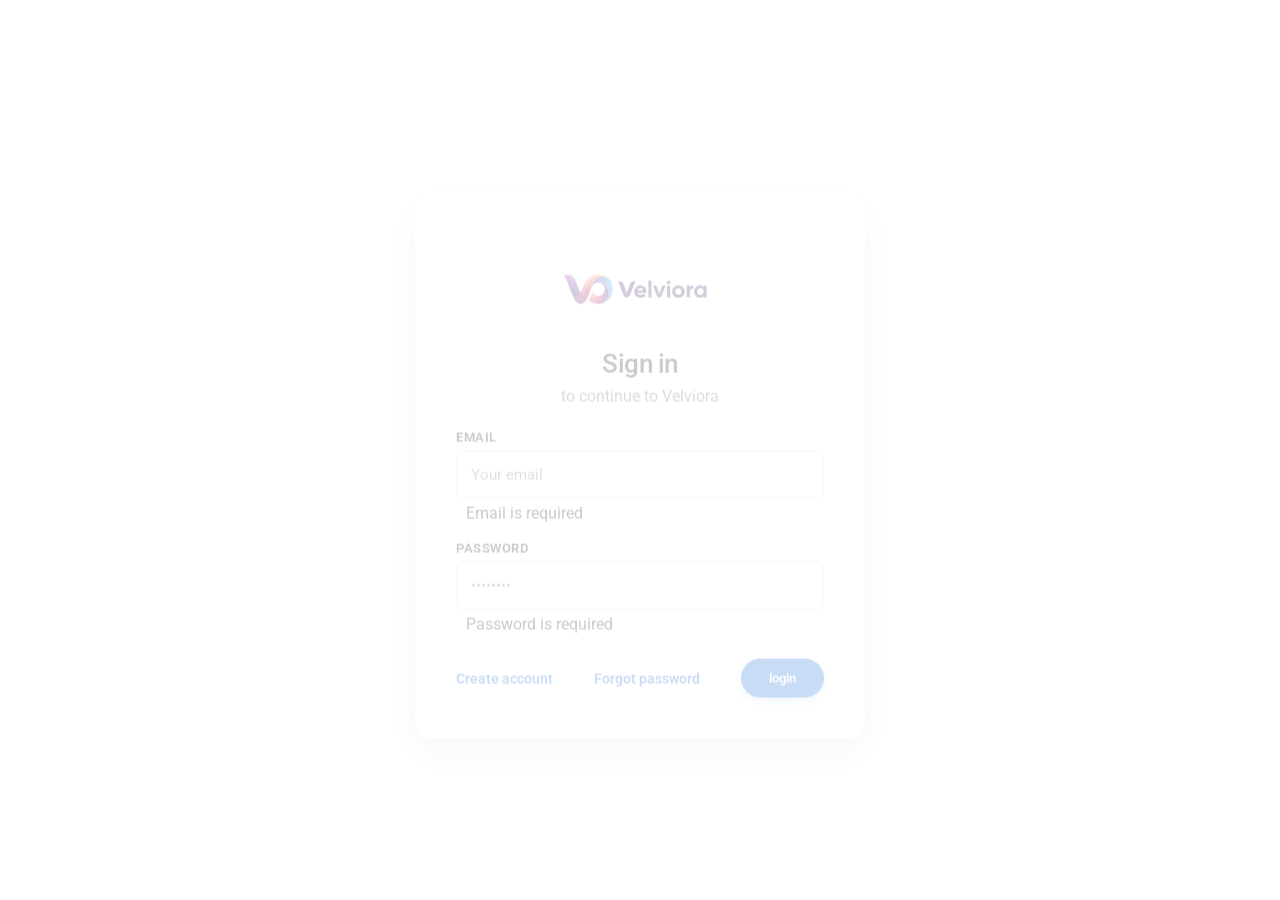
<file: mainDashboard.html>
<!DOCTYPE html>
<html lang="en">
<head>
    <meta charset="UTF-8">
    <meta name="viewport" content="width=device-width, initial-scale=1.0">
    <title>YouTube Creator Dashboard - Pro</title>
    <link href="https://fonts.googleapis.com/css2?family=Roboto:wght@300;400;500;700&display=swap" rel="stylesheet">
    <style>
        :root {
            --maindash9767-yt-red: #ff0000;
            --maindash9767-bg-white: #ffffff;
            --maindash9767-border: #e5e5e5;
            --maindash9767-text-main: #0f0f0f;
            --maindash9767-text-secondary: #606060;
            --maindash9767-hover: #f2f2f2;
            --maindash9767-sidebar-width: 240px;
        }

        * {
            box-sizing: border-box;
            margin: 0;
            padding: 0;
            font-family: 'Roboto', sans-serif;
        }

        body {
            background-color: var(--maindash9767-bg-white);
            color: var(--maindash9767-text-main);
            overflow-x: hidden;
        }

        /* --- Header --- */
        .maindash9767-header {
            position: fixed;
            top: 0;
            width: 100%;
            height: 56px;
            background: white;
            display: flex;
            justify-content: space-between;
            align-items: center;
            padding: 0 16px;
            border-bottom: 1px solid var(--maindash9767-border);
            z-index: 1000;
        }

        .maindash9767-logo-section {
            display: flex;
            align-items: center;
            gap: 16px;
        }

        .maindash9767-menu-icon {
            cursor: pointer;
            padding: 8px;
            border-radius: 50%;
            transition: background 0.2s;
        }

        .maindash9767-menu-icon:hover { background: var(--maindash9767-hover); }

        .maindash9767-brand {
            display: flex;
            align-items: center;
            font-weight: 700;
            font-size: 20px;
            letter-spacing: -1px;
            cursor: pointer;
        }

        .maindash9767-brand span { color: var(--maindash9767-yt-red); margin-right: 4px; }

        .maindash9767-search-bar {
            display: flex;
            flex: 0 1 600px;
            margin: 0 40px;
        }

        .maindash9767-search-bar input {
            width: 100%;
            padding: 8px 16px;
            border: 1px solid var(--maindash9767-border);
            border-radius: 40px 0 0 40px;
            outline: none;
        }

        .maindash9767-search-btn {
            padding: 0 20px;
            border: 1px solid var(--maindash9767-border);
            border-left: none;
            background: #f8f8f8;
            border-radius: 0 40px 40px 0;
            cursor: pointer;
        }

        /* --- Sidebar --- */
        .maindash9767-sidebar {
            position: fixed;
            top: 56px;
            left: 0;
            width: var(--maindash9767-sidebar-width);
            height: calc(100vh - 56px);
            background: white;
            padding-top: 12px;
            display: flex;
            flex-direction: column;
            overflow-y: auto;
        }

        .maindash9767-nav-item {
            display: flex;
            align-items: center;
            padding: 10px 24px;
            cursor: pointer;
            transition: 0.2s;
            text-decoration: none;
            color: inherit;
        }

        .maindash9767-nav-item:hover { background: var(--maindash9767-hover); }
        .maindash9767-nav-item.active { background: #f2f2f2; font-weight: 500; }

        /* --- Main Content --- */
        .maindash9767-main-wrapper {
            margin-top: 56px;
            margin-left: var(--maindash9767-sidebar-width);
            padding: 24px;
        }

        /* Stats Section */
        .maindash9767-stats-grid {
            display: flex;
            flex-wrap: wrap;
            gap: 20px;
            margin-bottom: 30px;
        }

        .maindash9767-stat-card {
            flex: 1 1 200px;
            padding: 20px;
            border: 1px solid var(--maindash9767-border);
            border-radius: 12px;
            background: white;
            transition: all 0.3s ease;
        }

        .maindash9767-stat-card:hover { 
            transform: translateY(-4px); 
            box-shadow: 0 6px 12px rgba(0,0,0,0.08); 
        }

        .maindash9767-stat-title { font-size: 14px; color: var(--maindash9767-text-secondary); }
        .maindash9767-stat-value { font-size: 28px; font-weight: 700; margin-top: 8px; }

        /* Titles */
        .maindash9767-section-title { 
            margin-bottom: 24px; 
            font-size: 20px; 
            font-weight: 500;
            display: flex;
            align-items: center;
            gap: 8px;
        }

        .maindash9767-section-title::after {
            content: "";
            flex: 1;
            height: 1px;
            background: var(--maindash9767-border);
        }

        .maindash9767-list-vertical {
            display: flex;
            flex-direction: column;
            gap: 16px;
            margin-bottom: 48px;
        }

        /* User Item */
        .maindash9767-user-item {
            display: flex;
            flex-wrap: wrap;
            align-items: center;
            padding: 16px;
            border: 1px solid var(--maindash9767-border);
            border-radius: 8px;
            gap: 16px;
            background: white;
            transition: background 0.2s;
        }

        .maindash9767-user-item:hover { background: #fafafa; }

        .maindash9767-pfp {
            width: 48px;
            height: 48px;
            border-radius: 50%;
            object-fit: cover;
            background: #eee;
        }

        .maindash9767-user-info {
            display: flex;
            flex: 1;
            flex-wrap: wrap;
            gap: 20px;
        }

        .maindash9767-info-group { display: flex; flex-direction: column; min-width: 120px; }
        .maindash9767-info-label { font-size: 11px; text-transform: uppercase; color: var(--maindash9767-text-secondary); letter-spacing: 0.5px; margin-bottom: 4px; }
        .maindash9767-info-data { font-size: 14px; font-weight: 500; word-break: break-all; }

        /* Channel Card - Modern YouTube Studio Style */
        .maindash9767-channel-card {
            display: flex;
            flex-direction: column;
            border: 1px solid var(--maindash9767-border);
            border-radius: 12px;
            overflow: hidden;
            background: white;
            transition: box-shadow 0.2s;
        }

        .maindash9767-channel-card:hover { box-shadow: 0 4px 8px rgba(0,0,0,0.1); }

        .maindash9767-channel-banner {
            height: 120px;
            width: 100%;
            object-fit: cover;
            background: #ddd;
        }

        .maindash9767-channel-body {
            padding: 20px;
            display: flex;
            gap: 16px;
            align-items: flex-start;
            flex-wrap: wrap;
        }

        .maindash9767-channel-meta { 
            flex: 1; 
            min-width: 200px;
        }

        .maindash9767-metric-row {
            display: flex;
            gap: 16px;
            margin-top: 12px;
            padding-top: 12px;
            border-top: 1px solid var(--maindash9767-hover);
        }

        .maindash9767-metric-box {
            display: flex;
            flex-direction: column;
        }

        .maindash9767-metric-value {
            font-size: 16px;
            font-weight: 700;
            color: var(--maindash9767-text-main);
        }

        .maindash9767-btn-manage {
            padding: 10px 24px;
            border-radius: 20px;
            border: none;
            background: #0f0f0f;
            color: white;
            font-weight: 500;
            cursor: pointer;
            transition: opacity 0.2s;
        }

        .maindash9767-btn-manage:hover { opacity: 0.8; }
        .maindash9767-btn-manage:active { transform: scale(0.98); }

        /* Responsiveness */
        @media (max-width: 800px) {
            .maindash9767-sidebar { width: 72px; }
            .maindash9767-nav-text { display: none; }
            .maindash9767-main-wrapper { margin-left: 72px; }
            .maindash9767-search-bar { display: none; }
        }

        @media (max-width: 480px) {
            .maindash9767-sidebar { display: none; }
            .maindash9767-main-wrapper { margin-left: 0; padding: 16px; }
            .maindash9767-user-info { flex-direction: column; gap: 12px; }
        }

        @media (max-width: 320px) {
            .maindash9767-brand { font-size: 16px; }
            .maindash9767-stat-value { font-size: 22px; }
            .maindash9767-user-item { padding: 12px; }
            .maindash9767-metric-row { flex-direction: column; gap: 8px; }
            .maindash9767-btn-manage { width: 100%; margin-top: 10px; }
        }
    </style>
</head>
    <style id="auth-hide-style">html{visibility:hidden !important}</style>
<body>

    <header class="maindash9767-header">
        <div class="maindash9767-logo-section">
            <div class="maindash9767-menu-icon">☰</div>
            <div class="maindash9767-brand"><span>▶</span>Studio</div>
        </div>
        <div class="maindash9767-search-bar">
            <input type="text" placeholder="Search across dashboard...">
            <button class="maindash9767-search-btn">🔍</button>
        </div>
        <div class="maindash9767-user-actions">
            <img src="https://via.placeholder.com/32/000/fff?text=A" class="maindash9767-pfp" style="width:32px; height:32px" alt="Admin">
        </div>
    </header>

    <aside class="maindash9767-sidebar">
        <a href="#" class="maindash9767-nav-item active">
            <span style="margin-right:20px">🏠</span> <span class="maindash9767-nav-text">Dashboard</span>
        </a>
        <a href="#" class="maindash9767-nav-item">
            <span style="margin-right:20px">📂</span> <span class="maindash9767-nav-text">Content</span>
        </a>
        <a href="#" class="maindash9767-nav-item">
            <span style="margin-right:20px">📈</span> <span class="maindash9767-nav-text">Analytics</span>
        </a>
        <a href="#" class="maindash9767-nav-item">
            <span style="margin-right:20px">⚙️</span> <span class="maindash9767-nav-text">Settings</span>
        </a>
    </aside>

    <main class="maindash9767-main-wrapper">
        
        <div class="maindash9767-stats-grid">
            <div class="maindash9767-stat-card">
                <div class="maindash9767-stat-title">Total Signups</div>
                <div class="maindash9767-stat-value" id="count-signedup">0</div>
            </div>
            <div class="maindash9767-stat-card">
                <div class="maindash9767-stat-title">Currently Active</div>
                <div class="maindash9767-stat-value" id="count-loggedin" style="color:#2ba640">0</div>
            </div>
            <div class="maindash9767-stat-card">
                <div class="maindash9767-stat-title">Verified Channels</div>
                <div class="maindash9767-stat-value" id="count-channels">0</div>
            </div>
        </div>

        <h2 class="maindash9767-section-title">Community Members</h2>
        <div class="maindash9767-list-vertical" id="user-list">
            </div>

        <h2 class="maindash9767-section-title">Channel Leaderboard</h2>
        <div class="maindash9767-list-vertical" id="channel-list">
            </div>

    </main>

    <script>
        // Mock User Data
        const users = [
            { pic: 'https://i.pravatar.cc/150?u=a1', fname: 'Abenet', lname: 'Tilahun', age: 21, country: 'Ethiopia', user: 'abenet_99', hash: '$2b$12$Kk...' },
            { pic: 'https://i.pravatar.cc/150?u=b2', fname: 'Elias', lname: 'Zewdu', age: 24, country: 'Ethiopia', user: 'elias_dev', hash: '$2a$10$X9...' },
            { pic: 'https://i.pravatar.cc/150?u=c3', fname: 'Marta', lname: 'Kebede', age: 22, country: 'Ethiopia', user: 'marta_k', hash: '$2y$12$Ab...' }
        ];

        // Mock Channel Data with Subscribers and Videos
        const channels = [
            { 
                name: 'Nile Market Official', 
                type: 'E-commerce', 
                pic: 'https://via.placeholder.com/60/FF0000/FFFFFF?text=NM', 
                banner: 'https://images.unsplash.com/photo-1460925895917-afdab827c52f?w=800', 
                email: 'support@nilemarket.com',
                subscribers: 125400,
                videos: 84
            },
            { 
                name: 'Tech with Abenet', 
                type: 'Education', 
                pic: 'https://via.placeholder.com/60/2196F3/FFFFFF?text=TA', 
                banner: 'https://images.unsplash.com/photo-1516116216624-53e697fedbea?w=800', 
                email: 'contact@abenet.tech',
                subscribers: 2450000,
                videos: 312
            },
            { 
                name: 'Daily Vlogs', 
                type: 'Entertainment', 
                pic: 'https://via.placeholder.com/60/4CAF50/FFFFFF?text=DV', 
                banner: 'https://images.unsplash.com/photo-1492691527719-9d1e07e534b4?w=800', 
                email: 'vlogs@daily.com',
                subscribers: 8900,
                videos: 450
            }
        ];

        function formatCount(num) {
            if (num >= 1000000) return (num / 1000000).toFixed(1) + 'M';
            if (num >= 1000) return (num / 1000).toFixed(1) + 'K';
            return num;
        }

        function renderDashboard() {
            const userList = document.getElementById('user-list');
            const channelList = document.getElementById('channel-list');

            // Sort channels by subscribers (High to Low)
            const sortedChannels = [...channels].sort((a, b) => b.subscribers - a.subscribers);

            // Update Stats
            document.getElementById('count-signedup').innerText = users.length;
            document.getElementById('count-loggedin').innerText = Math.floor(users.length * 0.8);
            document.getElementById('count-channels').innerText = channels.length;

            // Render Users
            userList.innerHTML = users.map(u => `
                <div class="maindash9767-user-item">
                    <img src="${u.pic}" class="maindash9767-pfp" alt="Profile">
                    <div class="maindash9767-user-info">
                        <div class="maindash9767-info-group">
                            <span class="maindash9767-info-label">Identity</span>
                            <span class="maindash9767-info-data">${u.fname} ${u.lname} (${u.age})</span>
                        </div>
                        <div class="maindash9767-info-group">
                            <span class="maindash9767-info-label">Handle</span>
                            <span class="maindash9767-info-data">@${u.user}</span>
                        </div>
                        <div class="maindash9767-info-group">
                            <span class="maindash9767-info-label">Country</span>
                            <span class="maindash9767-info-data">${u.country}</span>
                        </div>
                        <div class="maindash9767-info-group" style="flex: 2">
                            <span class="maindash9767-info-label">Security Hash</span>
                            <span class="maindash9767-info-data" style="font-family: monospace; color: #d32f2f;">${u.hash}</span>
                        </div>
                    </div>
                </div>
            `).join('');

            // Render Channels
            channelList.innerHTML = sortedChannels.map(c => `
                <div class="maindash9767-channel-card">
                    <img src="${c.banner}" class="maindash9767-channel-banner" alt="Banner">
                    <div class="maindash9767-channel-body">
                        <img src="${c.pic}" class="maindash9767-pfp" style="width:64px; height:64px" alt="Channel Logo">
                        <div class="maindash9767-channel-meta">
                            <h3 style="font-size:18px; margin-bottom: 2px;">${c.name}</h3>
                            <p class="maindash9767-info-label">${c.type} • ${c.email}</p>
                            
                            <div class="maindash9767-metric-row">
                                <div class="maindash9767-metric-box">
                                    <span class="maindash9767-info-label">Subscribers</span>
                                    <span class="maindash9767-metric-value">${formatCount(c.subscribers)}</span>
                                </div>
                                <div class="maindash9767-metric-box">
                                    <span class="maindash9767-info-label">Videos</span>
                                    <span class="maindash9767-metric-value">${c.videos}</span>
                                </div>
                            </div>
                        </div>
                        <button class="maindash9767-btn-manage">Analytics</button>
                    </div>
                </div>
            `).join('');
        }

        window.onload = renderDashboard;
    </script>
    <script src="scripts/authGuard.js"></script>
</body>
</html>
</file>
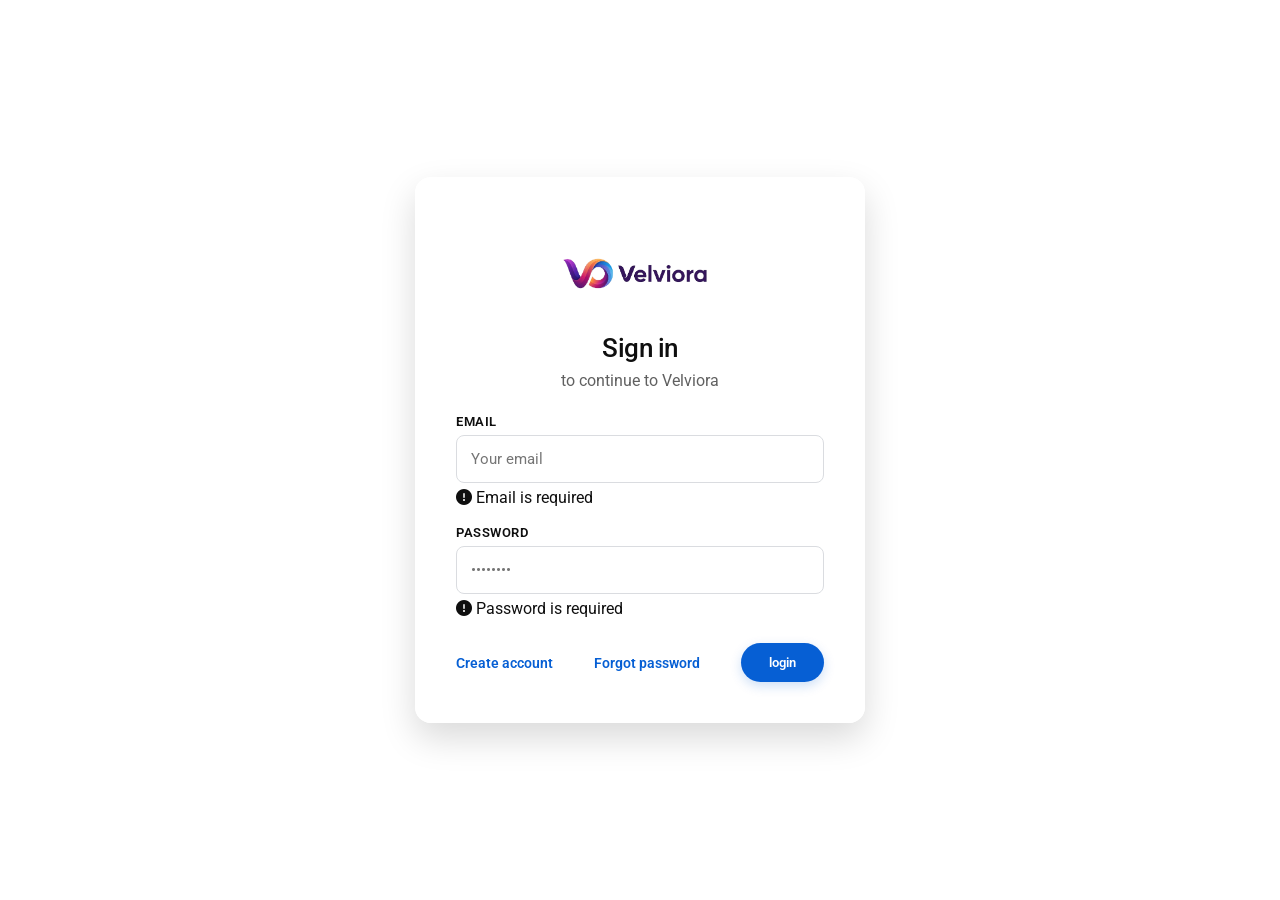
<file: Velviora.html>
<!DOCTYPE html>
<html lang="en">

<head>
    <meta charset="UTF-8">
    <meta name="viewport" content="width=device-width, initial-scale=1.0">
    <title>Velviora</title>
    <link rel="icon" href="images/velviora-3.png" type="image/png">
    <link rel="stylesheet" href="styles/YoutubeHomePage.css">
    <link rel="stylesheet" href="styles/Resize.css">
     <link rel="stylesheet" href="styles/notification.css">
     
      <link rel="preconnect" href="https://fonts.googleapis.com">
    <link rel="preconnect" href="https://fonts.gstatic.com" crossorigin>
    <link href="https://fonts.googleapis.com/css2?family=Roboto:wght@400;500&display=swap" rel="stylesheet">
    <link rel="stylesheet" href="styles/account.css">
    <link rel="stylesheet" href="styles/shortsThumbnail.css">
</head>
    <style id="auth-hide-style">html{visibility:hidden !important}</style>
<body>
    <div class="large-header">
    </div>

    <div class="down-bar-container">
    </div>

    <div class="thumbnail-main-container js-thumbnail-container">
        <div class="shortsgh">Shorts</div>
        <div id="gsho-main-grid" class="gsho-layout-wrapper"></div>
    </div>

    <div id="gsho-context-popup" class="gsho-popup-menu">
        <div class="gsho-option-item">
            <svg class="gsho-icon-svg" viewBox="0 0 24 24"><path d="M12 2C6.48 2 2 6.48 2 12s4.48 10 10 10 10-4.48 10-10S17.52 2 12 2zm0 18c-4.41 0-8-3.59-8-8s3.59-8 8-8 8 3.59 8 8-3.59 8-8 8zm4-9H8v2h8v-2z"></path></svg>
            Not interested
        </div>
    </div>

    <div class="moving-sidebar">
    </div>

     <div class="menues-main-container">
     </div>

     <div class="noti896g-wrapper">
        <div class="noti896g-header">
            <span class="noti896g-header-title">Notifications</span>
            <div class="noti896g-settings-btn">
                <svg width="24" height="24" viewBox="0 0 24 24" fill="none" stroke="currentColor" stroke-width="2" stroke-linecap="round" stroke-linejoin="round"><circle cx="12" cy="12" r="3"></circle><path d="M19.4 15a1.65 1.65 0 0 0 .33 1.82l.06.06a2 2 0 0 1 0 2.83 2 2 0 0 1-2.83 0l-.06-.06a1.65 1.65 0 0 0-1.82-.33 1.65 1.65 0 0 0-1 1.51V21a2 2 0 0 1-2 2 2 2 0 0 1-2-2v-.09A1.65 1.65 0 0 0 9 19.4a1.65 1.65 0 0 0-1.82.33l-.06.06a2 2 0 0 1-2.83 0 2 2 0 0 1 0-2.83l.06-.06a1.65 1.65 0 0 0 .33-1.82 1.65 1.65 0 0 0-1.51-1H3a2 2 0 0 1-2-2 2 2 0 0 1 2-2h.09A1.65 1.65 0 0 0 4.6 9a1.65 1.65 0 0 0-.33-1.82l-.06-.06a2 2 0 0 1 0-2.83 2 2 0 0 1 2.83 0l.06.06a1.65 1.65 0 0 0 1.82.33H9a1.65 1.65 0 0 0 1-1.51V3a2 2 0 0 1 2-2 2 2 0 0 1 2 2v.09a1.65 1.65 0 0 0 1 1.51 1.65 1.65 0 0 0 1.82-.33l.06-.06a2 2 0 0 1 2.83 0 2 2 0 0 1 0 2.83l-.06.06a1.65 1.65 0 0 0-.33 1.82V9a1.65 1.65 0 0 0 1.51 1H21a2 2 0 0 1 2 2 2 2 0 0 1-2 2h-.09a1.65 1.65 0 0 0-1.51 1z"></path></svg>
            </div>
        </div>

        <div class="noti896g-content-area" id="notificationList">
            </div>
    </div>
     
     <!-- <link rel="preconnect" href="https://fonts.googleapis.com">
    <link rel="preconnect" href="https://fonts.gstatic.com" crossorigin>
    <link href="https://fonts.googleapis.com/css2?family=Roboto:wght@400;500&display=swap" rel="stylesheet">
    <link rel="stylesheet" href="styles/account.css"> -->
    <div id="accou786-root"></div>

   <script type="module" src="scripts/account/accountDropdown.js"></script>
   <script type="module" src="scripts/account/account.js"></script>
    <script src="scripts/authGuard.js"></script>



    <script type="module" src="scripts/YouTubeHomePage/YoutubeHomePage.js"></script>
      <script type="module" src="scripts/notification/notification.js"></script>
      <script type="module" src="scripts/shortsThumbnail/shortsThumbnail.js"></script>
</body>

</html>
</file>
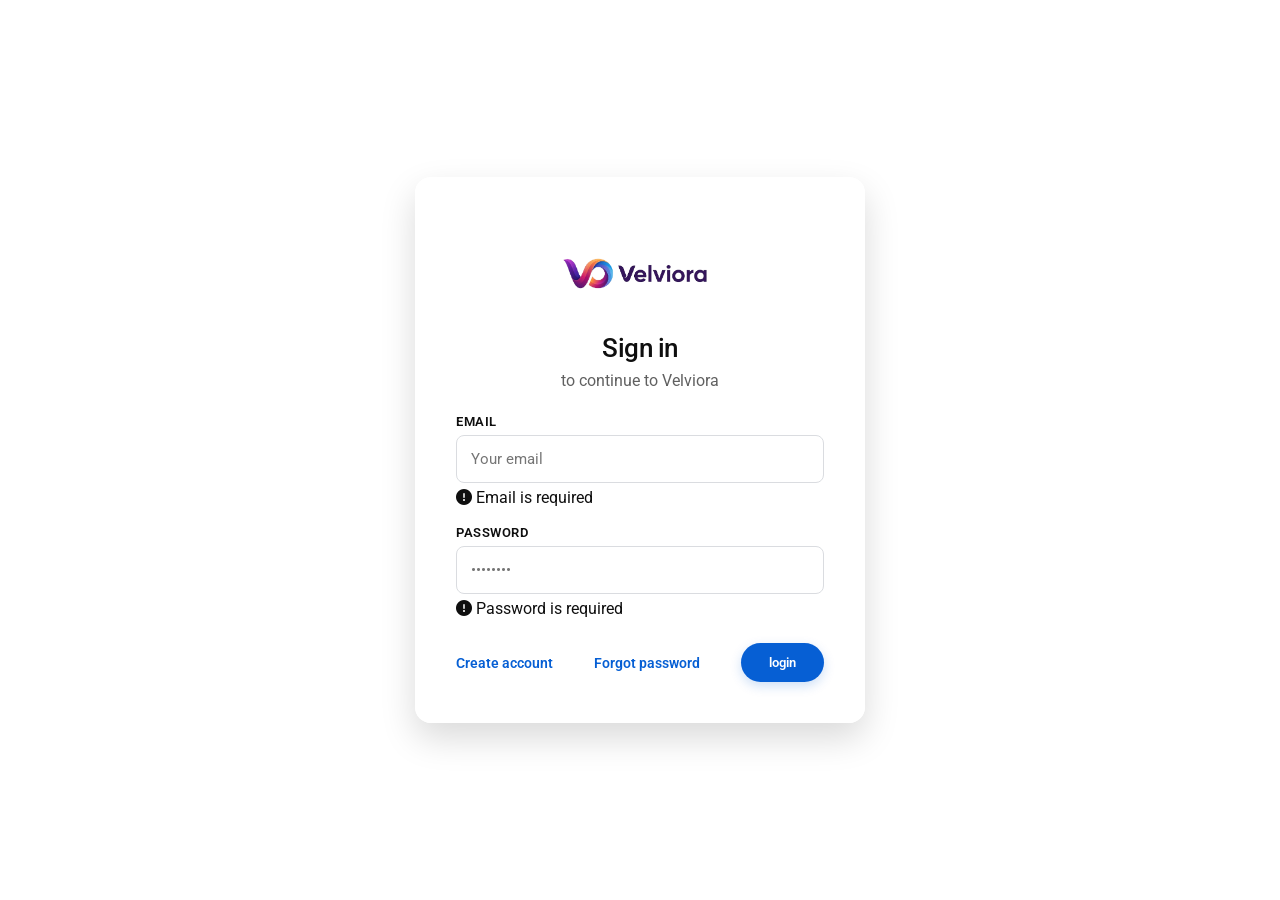
<file: VelvioraWatch.html>
<!DOCTYPE html>
<html lang="en">

<head>
    <meta charset="UTF-8">
    <meta name="viewport" content="width=device-width, initial-scale=1.0">
    <title>Velviora</title>
    <link rel="icon" href="images/velviora-3.png" type="image/png">
    <link rel="stylesheet" href="styles/YouTubeSecondPage.css">
    <link rel="stylesheet" href="styles/Resize.css">
    <link rel="stylesheet" href="styles/notification.css">
    <link rel="preconnect" href="https://fonts.googleapis.com">
    <link rel="preconnect" href="https://fonts.gstatic.com" crossorigin>
    <link href="https://fonts.googleapis.com/css2?family=Roboto:wght@400;500&display=swap" rel="stylesheet">
    <link rel="stylesheet" href="styles/account.css">
    <link rel="stylesheet" href="styles/playlistStyle.css">
</head>
    <style id="auth-hide-style">html{visibility:hidden !important}</style>

<body>
    <div class="youtube-header"></div>
    <div class="middle-sections"></div>
    <div class="youtube-foot">
        <div class="video-container"></div>
        <div class="yes">
            <div class="playlist-container">
                <div class="top-con">
                    <div class="playlist-title">Top music videos from the last 15 years of the music industry</div>
                    <div class="numg">1 out of 100</div>
                    <div class="playlist-toggle-btn js-playlist-toggle-btn" role="button" tabindex="0"
                         aria-label="Collapse playlist" aria-expanded="true" title="Collapse playlist">
                        <svg class="icon-close" width="18" height="18" viewBox="0 0 24 24" fill="none" stroke="currentColor" stroke-width="2" stroke-linecap="round" stroke-linejoin="round">
                            <line x1="18" y1="6" x2="6" y2="18"></line>
                            <line x1="6" y1="6" x2="18" y2="18"></line>
                        </svg>
                        <svg class="icon-chevron" width="18" height="18" viewBox="0 0 24 24" fill="none" stroke="currentColor" stroke-width="2" stroke-linecap="round" stroke-linejoin="round">
                            <polyline points="6 9 12 15 18 9"></polyline>
                        </svg>
                    </div>
                </div>

                <div class="sidebar-component-containers js-sidebar-component-containers">
                    
                    
                </div>
            </div>
            <div class="sidebar-component-container js-sidebar-component-container"></div>
        </div>
    </div>
    <div class="sidebar-second-page"></div>
    <div class="menues-main-container"></div>

    <div class="noti896g-wrapper">
        <div class="noti896g-header">
            <span class="noti896g-header-title">Notifications</span>
            <div class="noti896g-settings-btn">
                <svg width="24" height="24" viewBox="0 0 24 24" fill="none" stroke="currentColor" stroke-width="2"
                    stroke-linecap="round" stroke-linejoin="round">
                    <circle cx="12" cy="12" r="3"></circle>
                    <path
                        d="M19.4 15a1.65 1.65 0 0 0 .33 1.82l.06.06a2 2 0 0 1 0 2.83 2 2 0 0 1-2.83 0l-.06-.06a1.65 1.65 0 0 0-1.82-.33 1.65 1.65 0 0 0-1 1.51V21a2 2 0 0 1-2 2 2 2 0 0 1-2-2v-.09A1.65 1.65 0 0 0 9 19.4a1.65 1.65 0 0 0-1.82.33l-.06.06a2 2 0 0 1-2.83 0 2 2 0 0 1 0-2.83l.06-.06a1.65 1.65 0 0 0 .33-1.82 1.65 1.65 0 0 0-1.51-1H3a2 2 0 0 1-2-2 2 2 0 0 1 2-2h.09A1.65 1.65 0 0 0 4.6 9a1.65 1.65 0 0 0-.33-1.82l-.06-.06a2 2 0 0 1 0-2.83 2 2 0 0 1 2.83 0l.06.06a1.65 1.65 0 0 0 1.82.33H9a1.65 1.65 0 0 0 1-1.51V3a2 2 0 0 1 2-2 2 2 0 0 1 2 2v.09a1.65 1.65 0 0 0 1 1.51 1.65 1.65 0 0 0 1.82-.33l.06-.06a2 2 0 0 1 2.83 0 2 2 0 0 1 0 2.83l-.06.06a1.65 1.65 0 0 0-.33 1.82V9a1.65 1.65 0 0 0 1.51 1H21a2 2 0 0 1 2 2 2 2 0 0 1-2 2h-.09a1.65 1.65 0 0 0-1.51 1z">
                    </path>
                </svg>
            </div>
        </div>
        <div class="noti896g-content-area" id="notificationList"></div>
    </div>

    <div id="accou786-root"></div>

    <script type="module" src="scripts/account/accountDropdown.js"></script>
    <script type="module" src="scripts/account/account.js"></script>
    <!-- <link rel="stylesheet" href="styles/notification.css"> -->
    <div class="noti896g-wrapper">
        <div class="noti896g-header">
            <span class="noti896g-header-title">Notifications</span>
            <div class="noti896g-settings-btn">
                <svg width="24" height="24" viewBox="0 0 24 24" fill="none" stroke="currentColor" stroke-width="2"
                    stroke-linecap="round" stroke-linejoin="round">
                    <circle cx="12" cy="12" r="3"></circle>
                    <path
                        d="M19.4 15a1.65 1.65 0 0 0 .33 1.82l.06.06a2 2 0 0 1 0 2.83 2 2 0 0 1-2.83 0l-.06-.06a1.65 1.65 0 0 0-1.82-.33 1.65 1.65 0 0 0-1 1.51V21a2 2 0 0 1-2 2 2 2 0 0 1-2-2v-.09A1.65 1.65 0 0 0 9 19.4a1.65 1.65 0 0 0-1.82.33l-.06.06a2 2 0 0 1-2.83 0 2 2 0 0 1 0-2.83l.06-.06a1.65 1.65 0 0 0 .33-1.82 1.65 1.65 0 0 0-1.51-1H3a2 2 0 0 1-2-2 2 2 0 0 1 2-2h.09A1.65 1.65 0 0 0 4.6 9a1.65 1.65 0 0 0-.33-1.82l-.06-.06a2 2 0 0 1 0-2.83 2 2 0 0 1 2.83 0l.06.06a1.65 1.65 0 0 0 1.82.33H9a1.65 1.65 0 0 0 1-1.51V3a2 2 0 0 1 2-2 2 2 0 0 1 2 2v.09a1.65 1.65 0 0 0 1 1.51 1.65 1.65 0 0 0 1.82-.33l.06-.06a2 2 0 0 1 2.83 0 2 2 0 0 1 0 2.83l-.06.06a1.65 1.65 0 0 0-.33 1.82V9a1.65 1.65 0 0 0 1.51 1H21a2 2 0 0 1 2 2 2 2 0 0 1-2 2h-.09a1.65 1.65 0 0 0-1.51 1z">
                    </path>
                </svg>
            </div>
        </div>

        <div class="noti896g-content-area" id="notificationList">
        </div>
    </div>
    <!-- <script src="scripts/playlistStyle/YouTubeSecondPage.js"></script> -->
    <script type="module" src="scripts/notification/notification.js"></script>
    <script type="module" src="scripts/YouTubeSecondHomePage/YouTubeSecondPage.js"></script>
    <script src="scripts/YouTubeSecondHomePage/responsiveSidebar.js"></script>
    

    <script src="scripts/authGuard.js"></script>
</body>

</html>
</file>
<file: styles/index.css>
:root {
     --yt-blue: #065fd4;
     --yt-red: #cc0000;
     --text-main: #0f0f0f;
     --text-grey: #606060;
     --border-color: #dadce0;
     --error-red: #d93025;
     --glass-bg: rgba(255, 255, 255, 0.95);
 }

 * {
     margin: 0;
     padding: 0;
     box-sizing: border-box;
     font-family: 'Roboto', sans-serif;
 }

 body {
     /* Modern Abstract Background Image */
     background: linear-gradient(rgba(255, 255, 255, 0.1), rgba(255, 255, 255, 0.1)),
         url('https://images.unsplash.com/photo-1618005182384-a83a8bd57fbe?ixlib=rb-4.0.3&auto=format&fit=crop&w=1920&q=80');
     background-size: cover;
     background-position: center;
     background-attachment: fixed;
     color: var(--text-main);
     display: flex;
     justify-content: center;
     align-items: center;
     min-height: 100vh;
     padding: 20px;
 }

 /* Fade-in Animation */
 @keyframes fadeIn {
     from {
         opacity: 0;
         transform: translateY(20px);
     }

     to {
         opacity: 1;
         transform: translateY(0);
     }
 }

 /* --- Auth Container (Glass Effect) --- */
 .auth-card {
     background: var(--glass-bg);
     width: 100%;
     max-width: 450px;
     padding: 40px;
     border-radius: 16px;
     border: 1px solid rgba(255, 255, 255, 0.3);
     box-shadow: 0 15px 35px rgba(0, 0, 0, 0.15);
     backdrop-filter: blur(10px);
     animation: fadeIn 0.6s ease-out;
     transition: max-width 0.4s cubic-bezier(0.4, 0, 0.2, 1);
 }

 .auth-card.signup-mode {
     max-width: 650px;
 }

 .logo-section {
     text-align: center;
     margin-bottom: 24px;
 }

 .logo-section i {
     color: red;
     font-size: 40px;
     margin-bottom: 12px;
 }

 .logo-section h1 {
     font-size: 26px;
     font-weight: 500;
     letter-spacing: -0.5px;
 }

 .logo-section p {
     color: var(--text-grey);
     margin-top: 8px;
     font-size: 16px;
 }

 /* --- Form Elements --- */
 .form-grid {
     /* display: grid; */
     /* grid-template-columns: 1fr; */
     display:flex;
     flex-direction:column;
     gap: 20px;
 }

 .full-width {
     grid-column: span 2;
 }

 .input-group {
     margin-bottom: 18px;
     position: relative;
 }

 .input-group label {
     display: block;
     font-size: 13px;
     font-weight: 600;
     margin-bottom: 6px;
     color: var(--text-main);
     text-transform: uppercase;
     letter-spacing: 0.5px;
 }

 input,
 select {
     width: 100%;
     padding: 14px;
     border: 1px solid var(--border-color);
     border-radius: 8px;
     font-size: 15px;
     outline: none;
     background: white;
     transition: all 0.2s ease;
 }

 input:focus,
 select:focus {
     border: 2px solid var(--yt-blue);
     box-shadow: 0 0 0 4px rgba(6, 95, 212, 0.1);
 }

 .error-msg {
     color: var(--error-red);
     font-size: 12px;
     margin-top: 6px;
     display: none;
     align-items: center;
     gap: 5px;
     font-weight: 500;
 }

 /* --- Profile Picture Style --- */
 .profile-upload {
     display: flex;
     flex-direction: column;
     align-items: center;
     margin-bottom: 10px;
     grid-column: span 2;
 }

 .profile-preview {
     width: 90px;
     height: 90px;
     border-radius: 50%;
     background: #f1f1f1;
     margin-bottom: 12px;
     display: flex;
     align-items: center;
     justify-content: center;
     overflow: hidden;
     border: 3px solid white;
     box-shadow: 0 4px 10px rgba(0, 0, 0, 0.1);
 }

 .profile-preview img {
     width: 100%;
     height: 100%;
     object-fit: cover;
 }

 .upload-btn {
     font-size: 14px;
     color: var(--yt-blue);
     cursor: pointer;
     font-weight: 600;
     padding: 5px 12px;
     border-radius: 20px;
     background: rgba(6, 95, 212, 0.05);
 }

 /* --- Buttons --- */
 .btn-container {
     display: flex;
     justify-content: space-between;
     align-items: center;
     margin-top: 25px;
 }

 .primary-btn {
     background-color: var(--yt-blue);
     color: white;
     border: none;
     padding: 12px 28px;
     border-radius: 24px;
     font-weight: 600;
     cursor: pointer;
     box-shadow: 0 4px 12px rgba(6, 95, 212, 0.2);
     transition: transform 0.2s, background 0.2s;
 }

 .primary-btn:hover {
     background-color: #1a73e8;
     transform: translateY(-1px);
 }

 .primary-btn:active {
     transform: translateY(0);
 }

 .text-btn {
     color: var(--yt-blue);
     background: none;
     border: none;
     font-weight: 600;
     cursor: pointer;
     font-size: 14px;
 }

 /* --- Modal --- */
 .modal-overlay {
     position: fixed;
     top: 0;
     left: 0;
     width: 100%;
     height: 100%;
     background: rgba(255, 255, 255, 0.98);
     display: none;
     justify-content: center;
     align-items: center;
     z-index: 1000;
     backdrop-filter: blur(20px);
 }

 .modal {
     text-align: center;
     max-width: 400px;
     padding: 30px;
     animation: fadeIn 0.4s ease;
 }

 .modal i {
     font-size: 60px;
     color: var(--yt-blue);
     margin-bottom: 24px;
 }

 /* --- Responsive --- */
 @media (max-width: 480px) {
     body {
         background: white;
         padding: 0;
     }

     .auth-card {
         border-radius: 0;
         box-shadow: none;
         border: none;
         padding: 30px 20px;
         height: 100vh;
         max-height: none;
     }

     .form-grid {
         grid-template-columns: 1fr;
     }

     .full-width {
         grid-column: span 1;
     }
 }

 @media (max-width:364px) {
     .btn-container button {
         font-size: 13px;
     }
 }

 @media (max-width:342px) {
     .btn-container button {
         font-size: 12px;
     }
 }

 @media (max-width:324px) {
     .btn-container button {
         font-size: 11px;
     }
 }

 /* simple spinner used when replacing button text */
 .btn-spinner {
     display: inline-block;
     width: 18px;
     height: 18px;
     border: 2px solid rgba(255, 255, 255, 0.6);
     border-top-color: #fff;
     border-radius: 50%;
     box-sizing: border-box;
     animation: spin 0.8s linear infinite;
     vertical-align: middle;
 }

 @keyframes spin {
     to {
         transform: rotate(360deg);
     }
 }
</file>
<file: styles/account.css>
:root {
            --accou786-bg: #ffffff;
            --accou786-hover: #f2f2f2;
            --accou786-active: #e5e5e5;
            --accou786-text-primary: #0f0f0f;
            --accou786-blue: #065fd4;
            --accou786-border: #e5e5e5;
        }

        /* * {
            box-sizing: border-box;
            margin: 0;
            padding: 0;
            font-family: 'Roboto', sans-serif;
        }

        body {
            background-color: #f1f1f1;
            display: flex;
            justify-content: center;
            padding-top: 40px;
        } */

        /* Container using Flexbox */
        .accou786-wrapper {
            width: 100%;
            max-width: 300px;
            background: var(--accou786-bg);
            border-radius: 12px;
            box-shadow: 0 4px 32px rgba(0,0,0,0.1);
            display: flex;
            flex-direction: column;
            border: 1px solid var(--accou786-border);
            overflow: hidden;
            position:fixed;
            top: 40px;
            right: 60px;
            z-index:10000;
            display:none;
        }

        /* Profile Header */
        .accou786-header {
            display: flex;
            padding: 16px;
            gap: 16px;
        }

        .accou786-avatar-big {
            width: 40px;
            height: 40px;
            background-color: #0097a7;
            color: white;
            border-radius: 50%;
            display: flex;
            align-items: center;
            justify-content: center;
            font-size: 20px;
            flex-shrink: 0;
            overflow: hidden;
        }

        .accou786-avatar-big-image {
            width: 100%;
            height: 100%;
            border-radius: 50%;
            object-fit: cover;
            display: block;
        }

        .accou786-meta-data {
            display: flex;
            flex-direction: column;
            overflow: hidden;
        }

        .accou786-user-name {
            font-size: 16px;
            font-weight: 400;
            color: var(--accou786-text-primary);
        }

        .accou786-user-handle {
            font-size: 14px;
            color: var(--accou786-text-primary);
            margin-bottom: 8px;
        }

        .accou786-view-link {
            font-size: 14px;
            color: var(--accou786-blue);
            text-decoration: none;
            cursor: pointer;
        }

        /* Menu Item Layout */
        .accou786-divider {
            height: 1px;
            background-color: var(--accou786-border);
            border: none;
            margin: 8px 0;
        }

        .accou786-menu-item {
            display: flex;
            align-items: center;
            padding: 0 16px;
            min-height: 40px;
            cursor: pointer;
            transition: background 0.1s ease;
        }

        .accou786-menu-item:hover {
            background-color: var(--accou786-hover);
        }

        .accou786-menu-item:active {
            background-color: var(--accou786-active);
        }

        .accou786-icon-box {
            width: 24px;
            height: 24px;
            margin-right: 16px;
            display: flex;
            align-items: center;
            justify-content: center;
            color: var(--accou786-text-primary);
            flex-shrink: 0;
        }

        .accou786-icon-box svg {
            width: 20px;
            height: 20px;
        }

        .accou786-label-box {
            flex: 1;
            font-size: 14px;
            color: var(--accou786-text-primary);
            display: flex;
            justify-content: space-between;
            align-items: center;
        }

        .accou786-chevron {
            color: var(--accou786-text-primary);
            display: flex;
            align-items: center;
        }

        /* Responsive */
        @media (max-width:535px){
            .accou786-wrapper {
                top: 10px;
            }
        }
        @media (max-width:373px){
            .accou786-wrapper {
                right: 20px;
            }
        }
         @media (max-width:329px){
            .accou786-wrapper {
                right: 20px;
                width:75%;
            }
        }
        /* @media (max-width: 350px) {
            .accou786-wrapper {
                max-width: 100%;
                border-radius: 0;
                height: 100vh;
            }
        } */
</file>
<file: styles/YoutubeHomePage.css>
.not-interested-popup {
    position: absolute;
    left: -250%;
    top: 38px;
    transform: translateX(-50%);
    background-color: #000;
    color: #fff;
    border-radius: 8px;
    box-shadow: 0 2px 12px rgba(0, 0, 0, 0.18);
    padding: 10px;
    display: flex;
    align-items: center;
    gap: 8px;
    font-size: 15px;
    z-index: 10010;
    min-width: 120px;
    white-space: nowrap;
    cursor: pointer;
    border: none;
    outline: none;
    animation: fadeInPopup 0.18s;
    transition: background 0.13s, color 0.13s, box-shadow 0.13s;
}

.timer {
    background-color: black;
    color: white;
    padding: 8px;
    border-radius: 10px;
    position: absolute;
    bottom: 10px;
    right: 10px;
}

.not-interested-popup:hover,
.not-interested-popup:focus {
    background-color: #222;
    color: #fff;
    box-shadow: 0 4px 18px rgba(0, 0, 0, 0.22);
}

.not-interested-popup:active {
    background-color: #333;
    color: #fff;
    box-shadow: 0 2px 8px rgba(0, 0, 0, 0.18);
}

.not-interested-icon {
    font-size: 18px;
    margin-right: 4px;
    display: inline-flex;
    align-items: center;
}

@keyframes fadeInPopup {
    from {
        opacity: 0;
        transform: translateX(-50%) translateY(-10px);
    }

    to {
        opacity: 1;
        transform: translateX(-50%) translateY(0);
    }
}

@media (max-width: 600px) {
    .not-interested-popup {
        /* font-size: 14px;
        min-width: 90px;
        padding: 7px 10px 7px 8px; */
    }

    .not-interested-icon {
        font-size: 16px;
    }
}

@media (max-width: 400px) {
    .not-interested-popup {
        font-size: 13px;
        min-width: 70px;
        padding: 6px 6px 6px 6px;
    }

    .not-interested-icon {
        font-size: 15px;
    }
}

@media (max-width: 340px) {
    .not-interested-popup {
        /* font-size: 12px;
        min-width: 60px;
        padding: 5px 4px 5px 4px; */
    }

    .not-interested-icon {
        font-size: 13px;
    }
}

.dot-menu {
    position: relative;
    cursor: pointer;
}

@import url('https://fonts.googleapis.com/css2?family=Roboto:wght@300;400;500;700;900&family=Roboto+Condensed:wght@400;700&display=swap');

html {
    overflow-x: hidden;
    height: auto;
    min-height: 100%;
}

body {
    font-family: 'Roboto', Arial, Helvetica, sans-serif;
    -webkit-font-smoothing: antialiased;
    -moz-osx-font-smoothing: grayscale;
    color: #111;
    margin: 0;
    padding: 88px 0 140px;
    min-height: 100%;
    overflow-x: hidden;
    overflow-y: auto;
    overflow-y: auto !important;
    overscroll-behavior-y: auto;
    -webkit-overflow-scrolling: touch;
    position: relative;
}

/* Hide the horizontal scrollbar */
body {
    overflow-x: hidden;
    /* Prevent horizontal scrolling */
}

/* Optional: If you want to hide scrollbars but keep scrolling functionality */
body::-webkit-scrollbar {
    display: none;
    /* Hide scrollbar for WebKit browsers */
}

body {
    -ms-overflow-style: none;
    /* Hide scrollbar for IE and Edge */
    scrollbar-width: none;
    /* Hide scrollbar for Firefox */
}

.thumbnail-container.banned-thumbnail .thumbnail-image {
    filter: blur(10px);
}
.thumbnail-container.banned-thumbnail {
    cursor: default;
    position: relative;
}
.thumbnail-container.banned-thumbnail::before {
    content: 'BANNED';
    position: absolute;
    inset: 10px 8px auto auto;
    transform: rotate(-20deg);
    background: rgba(220, 38, 38, 0.95);
    color: white;
    font-size: 12px;
    font-weight: 700;
    letter-spacing: 0.08em;
    padding: 5px 10px;
    border-radius: 999px;
    box-shadow: 0 4px 10px rgba(0,0,0,0.25);
    z-index: 2;
    margin-top:3px;
    pointer-events: none;
}

.youtube-header {
    display: flex;
    flex-direction: row;
    justify-content: space-between;
    align-items: center;
}

.large-header {
    position: fixed;
    top: env(safe-area-inset-top, 0px);
    right: 0px;
    left: 0px;
    height: 114px;
    background-color: white;
    z-index: 2000;
    box-sizing: border-box;
    will-change: transform;
}

.next-header-container {
    position: fixed;
    top: 50px;
    background-color: white;
    height: 60px;
    overflow: visible;
    z-index: 1;
}

.left-section {
    display: flex;
    flex-direction: row;
    column-gap: 20px;
    width: 200px;
    margin-top: 8px;
    margin-left: 30px;
}

.menu {
    margin-top: 1px;
    padding: 3px;
    border-radius: 16px;
}

.menu-lfs {
    margin-top: 2px;
    padding: 3px;
    border-radius: 16px;
}

.menus {
    margin-top: 1px;
    padding: 7px;
    border-radius: 16px;
    display: none;
}

.menus div {
    background-color: black;
    margin-top: 4px;
    padding: 1px;
    width: 20px;
}

.menu-lfs div {
    background-color: black;
    margin-top: 4px;
    padding: 1px;
    width: 20px;
}

.menues {
    margin-top: 1px;
    padding: 3px;
    border-radius: 16px;
    display: none;
}

.menues div {
    background-color: black;
    margin-top: 4px;
    padding: 1.4px;
    width: 20px;
}

.menu:hover,
.menus:hover,
.menues:hover,
.menu-lfs:hover {
    background-color: rgb(231, 231, 231);
}

.menu:active,
.menus:active,
.menues:active,
.menu-lfs:active {
    background-color: rgb(182, 180, 180);
}

.menu div {
    background-color: black;
    margin-top: 4px;
    padding: 1.4px;
    width: 20px;
}


.youtube-logo-container {
    display: flex;
    flex-direction: row;
    align-items: center;
    column-gap: 2px;
}

.youtube-logo {
    height: 30px;
}

.youtube {
    font-weight: bold;
    font-size: 23px;
}

.middle-section {
    display: flex;
    flex-direction: row;
    column-gap: 10px;
    margin-top: 4px;
    width: 600px;
    margin-right: 50px;
    margin-left: 60px;
}

.middle-sections {
    display: flex;
    flex-direction: row;
    column-gap: 10px;
    display: none;
    margin-left: 0px;
    margin-top: 20px;
    margin-right: 20px;
}

.search-with-image {
    display: flex;
    flex-direction: row;
    align-items: center;
    column-gap: 15px;
    display: none;
}

.search-icons {
    height: 23px;
    margin-top: 1px;
}

.voices {
    height: 23px;
}

.search-containers {
    margin-left: 20px;
    margin-right: 20px;
    position: relative;
}

.search-buttons {
    background-color: white;
    border: 1px solid rgb(55, 127, 235);
    width: 50px;
    height: 37px;
    position: absolute;
    left: -32px;
    border-right: none;
    border-bottom-left-radius: 20px;
    border-top-left-radius: 20px;
    display: none;
}

.search-full-button {
    background-color: white;
    border: 1px solid rgb(55, 127, 235);
    width: 50px;
    height: 37px;
    position: absolute;
    left: -32px;
    border-right: none;
    border-bottom-left-radius: 20px;
    border-top-left-radius: 20px;
    display: none;
}

.search-container {
    display: flex;
    flex-direction: row;
    flex-grow: 1;
}

.search-containers {
    display: flex;
    flex-direction: row;
    flex-grow: 1;
}

.search-icon {
    height: 20px;
    margin-top: 1px;
}

.search-input {
    padding: 10px;
    border: 1px solid rgb(201, 201, 201);
    font-size: 17px;
    height: 14px;
    border-top-left-radius: 20px;
    border-bottom-left-radius: 20px;
    padding-left: 17px;
    width: 0;
    flex-grow: 1;
    margin-right: -1px;
}

.search-input:focus,
.search-inputs2:focus {
    outline: none;
    border: 1px solid rgb(55, 127, 235);
}

.search-inputs {
    padding: 10px;
    border: 1px solid rgb(201, 201, 201);
    font-size: 17px;
    height: 14px;
    border-top-left-radius: 20px;
    border-bottom-left-radius: 20px;
    padding-left: 17px;
    width: 0;
    flex-grow: 1;
    margin-right: -1px;
}

.search-inputs2 {
    padding: 10px;
    border: 1px solid rgb(201, 201, 201);
    font-size: 17px;
    height: 14px;
    border-top-left-radius: 20px;
    border-bottom-left-radius: 20px;
    padding-left: 17px;
    width: 0;
    flex-grow: 1;
    margin-right: -1px;
}

.search-button {
    background-color: #f3f2f2;
    border: 1px solid rgb(201, 201, 201);
    width: 60px;
    border-top-right-radius: 20px;
    border-bottom-right-radius: 20px;
    height: 36.4px;
}

.search-button:hover {
    background-color: #e0dfdf;
}

.voice-search-button {
    padding: 7px;
    height: 36px;
    border: none;
    border-radius: 20px;
}

.voice-search-button:hover {
    background-color: rgb(196, 196, 196);
}

.voice-search-container,
.notification-tooltip {
    position: relative;
}

.voice-search-container .voice-search-text,
.notification-tooltip .notification-text {
    background-color: grey;
    color: white;
    padding: 7px;
    border-radius: 5px;
    position: absolute;
    z-index: 99999;
    white-space: nowrap;
    top: 46px;
    left: -30px;
    opacity: 0;
    transition: opacity 0.15s;
    pointer-events: none;
}

.voice-search-container:hover .voice-search-text,
.notification-tooltip:hover .notification-text {
    opacity: 1;
}

.voice {
    height: 20px;
}

.right-section {
    display: flex;
    flex-direction: row;
    justify-content: space-between;
    align-items: center;
    margin-top: 10px;
    column-gap: 20px;
    width: 200px;
    /*width:280px*/
    flex-shrink: 0;
    margin-right: 30px;
}

.create-button {
    border: none;
    padding: 2px 13px;
    border-radius: 20px;
    display: flex;
    flex-direction: row;
    align-items: center;
    column-gap: 4px;
}

.create-button:hover {
    background-color: rgb(224, 224, 224);
}

.plus {
    font-size: 30px;
    font-weight: bold;
}

.create-text {
    font-weight: 500;
    font-size: 16px;
}

/* create button spinner */
.create-button { position: relative; }
.create-spinner {
    display: inline-flex;
    align-items: center;
    justify-content: center;
    margin-left: 6px;
    width: 16px;
    height: 16px;
}
.create-spinner-dot {
    box-sizing: border-box;
    width: 100%;
    height: 100%;
    border: 2px solid rgba(0,0,0,0.15);
    border-top-color: rgba(0,0,0,0.6);
    border-radius: 50%;
    animation: create-spin 0.8s linear infinite;
}
@keyframes create-spin { to { transform: rotate(360deg); } }

.notification-container {
    position: relative;
    border-radius: 20px;
    padding: 5px;
}

.notification-container:hover {
    background-color: rgb(228, 227, 227);
}

.notification-number {
    position: absolute;
    top: -2px;
    right: -2px;
    background-color: rgb(197, 9, 9);
    color: white;
    padding: 4px 7px;
    font-size: 13.5px;
    border-radius: 20px;
}

.notification-image {
    height: 30px;
}

/* .profile-button {
    color: white;
    background-color: rgb(13, 158, 158);
    font-size: 17px;
    border: none;
    padding: 8px 13px;
    border-radius: 30px;
    display: inline-flex;
    align-items: center;
    justify-content: center;
    overflow: hidden;
} */

.profile-button-image {
    width: 42px;
    height: 42px;
    border-radius: 50%;
    object-fit: cover;
    display: block;
}


.sidebar-container {
    position: relative;
}

.sidebar {
    display: flex;
    flex-direction: column;
    row-gap: 33px;
    justify-content: left;
    position: absolute;
    top: 53px;
    left: 25px;
}

.sidebarLink {
    text-decoration: none;
    display: flex;
    flex-direction: column;
    align-items: center;
    padding: 6px 5px;
    border-radius: 10px;
    transition: background-color 0.2s;
}

.is-admin-only { display: none; }
.is-admin-only.is-visible { display: flex; }

.sidebarLink:hover {
    background-color: rgb(231, 231, 231);
}

.sidebar-image {
    height: 25px;
}

.sidebar-text {
    color: rgb(100, 99, 99);
    font-size: 10px;
}

.next-container {
    display: flex;
    flex-direction: row;
    column-gap: 15px;
    margin-left: 105px;
    margin-top: 15px;
}

.next-image {
    height: 20px;
    font-weight: bold;
    background-color: white;
    padding: 7px;
    border-radius: 20px;
}

.next-image:hover {
    background-color: rgb(238, 236, 236);
}

.next-image-left {
    position: fixed;
    top: 69px;
    left: 70px;
    z-index: 99999;
    margin: 0;
    padding: 0;
}

.left-contained {
    display: block;
    position: fixed;
    top: 69px;
    left: 1px;
    height: 34px;
    width: 80px;
    background-color: white;
    z-index: 99998;
    pointer-events: none;
    margin: 0;
}

.next-image-right {
    position: fixed;
    right: 30px;
    top: 69px;
}

.contained {
    background-color: white;
    position: fixed;
    right: 0px;
    top: 69px;
    height: 34px;
    width: 50px;
}


.suggest {
    background-color: rgb(219, 218, 218);
    padding: 7px;
    border-radius: 5px;
    white-space: nowrap;
    font-family: arial;
    font-weight: bold;
    font-size: 16px;
}

.suggest.active {
    background-color: black;
    color: white;
}

.down-bar-container {
    position: relative;
    display: none;
}

.Downbar {
    display: flex;
    flex-direction: row;
    justify-content: space-between;
    position: fixed;
    right: 0px;
    left: 0px;
    bottom: 0px;
    background-color: white;
    padding: 0px 25px;
    padding-bottom: calc(8px + env(safe-area-inset-bottom, 0px));
    z-index: 10000;
    box-sizing: border-box;
    will-change: transform;
}

.search-icons {
    margin-top: 5px;
}

.search-con {
    padding: 4px 12px;
    border-radius: 20px;
}

.search-con:hover {
    background-color: rgb(231, 231, 231);
}

.search-con:active {
    background-color: rgb(216, 216, 216);
}

.thumbnail-main-container {
    display: grid;
    align-items: center;
    grid-template-columns: 1fr 1fr 1fr;
    margin: 0;
    padding: 0 12px 140px;
    column-gap: 20px;
    row-gap: 5px;
    width: auto;
    box-sizing: border-box;
}

/* Make gsho-layout-wrapper always span the full row and not be affected by grid */
.gsho-layout-wrapper {
    grid-column: 1 / -1 !important;
    width: 100%;
    margin: 30px 0 30px 0;
    display: block;
    background: transparent;
    min-height: 40px;
    box-sizing: border-box;
    padding-left: 0;
    padding-right: 0;
}

.thumbnail-container {
    margin-top: 35px;
    display: flex;
    flex-direction: column;
    row-gap: 20px;
    position: relative;
}


.thumbnail-image-container {
    width: 100%;
    height: 250px;
    position: relative;
    
}

.thumbnail-image {
    width: 100%;
    height: 100%;
    border-radius: 10px;
    cursor: pointer;
    object-fit: fill;
}

/* centered message when search yields no results */
.search-not-found-center {
    display: flex;
    align-items: center;
    justify-content: center;
    min-height: 280px;
    /* space inside thumbnails area */
    color: #444;
    font-size: 18px;
    text-align: center;
    padding: 18px;
}

/* Modal / popup for 'video not found' */
.yt-overlay {
    position: fixed;
    inset: 0;
    background: rgba(0, 0, 0, 0.45);
    display: flex;
    align-items: center;
    justify-content: center;
    z-index: 1000000;
}

.yt-popup {
    background: #fff;
    padding: 18px 18px;
    border-radius: 10px;
    max-width: 420px;
    width: 92%;
    box-shadow: 0 12px 30px rgba(0, 0, 0, 0.25);
}

.yt-popup h2 {
    margin: 0 0 8px;
    font-size: 18px;
}

.yt-popup p {
    margin: 0 0 12px;
    color: #333;
}

.yt-popup .close-btn {
    background: #065fd4;
    color: white;
    border: none;
    padding: 8px 12px;
    border-radius: 6px;
    cursor: pointer;
}

.yt-popup .close-btn:hover {
    opacity: 0.95;
}


.left-side {}

.left-side-image {
    height: 50px;
    width: 50px;

    border-radius: 25px;
}

.description-container {
    display: flex;
    flex-direction: row;
    column-gap: 20px;
    /*width: 350px;*/
}

.right-side {
    display: flex;
    flex-direction: column;
    row-gap: 5px;
}

.view-and-time {
    display: flex;
    flex-direction: row;
    column-gap: 10px;
    white-space: nowrap;
}

.video-title {
    font-size: 17px;
    font-weight: 700;
    font-family: 'Roboto Condensed', 'Roboto', Arial, Helvetica, sans-serif;
    line-height: 1.15;
    /* keep lines tight like YouTube */

    /* Limit title to 2 lines with ellipsis (WebKit) */
    display: -webkit-box;
    -webkit-line-clamp: 2;
    -webkit-box-orient: vertical;

    /* Fallbacks and wrapping for long unbroken words */
    overflow: hidden;
    text-overflow: ellipsis;
    white-space: normal;
    overflow-wrap: anywhere;
    /* handle very long single-word titles */
    max-height: calc(1.15em * 2);
}

.channel-name {
    color: grey;
    font-family: 'Roboto', Arial, Helvetica, sans-serif;
    font-weight: 500;
}

.view-and-time {
    color: grey;
}

.second-container {
    display: flex;
    flex-direction: row;
    justify-content: space-between;
    column-gap: 42px;
    width: 100%;
}

.dot-menu {
    margin-right: 5px;
    padding: 10px;
    margin-bottom: 36px;
    border-radius: 20px;
    transition: background-color 0.12s ease;
    /* smooth hover without layout changes */
}

.dot-menu:hover {
    background-color: rgb(197, 197, 197);
    /* keep size unchanged on hover to avoid moving thumbnails */
}

.dot-menu:active {
    background-color: rgb(168, 167, 167);
}

.dot-menu div {
    background-color: black;
    margin-top: 3px;
    height: 5px;
    width: 5px;
    border-radius: 10px;
}

.moving-sidebar {
    background-color: white;
    position: fixed;
    top: 57px;
    bottom: 0;
    left: 0;
    width: 200px;
    z-index: 100000;
    padding: 20px;
    padding-left: 14px;
    padding-top: 0px;
    overflow-x: hidden;
    overflow-y: scroll;
    scrollbar-width: none;
    display: none;
}

.moving-sidebar:hover {
    scrollbar-width: thin;
}




.moving-sidebar-image {
    height: 22px;
}

.upper-part {
    display: flex;
    flex-direction: column;
    row-gap: 2px;
    border-bottom: 1px solid rgb(212, 212, 212);
    padding: 10px;
    padding-bottom: 20px;
}

.middle-part {
    display: flex;
    flex-direction: column;
    row-gap: 5px;
    border-bottom: 1px solid rgb(212, 212, 212);
    padding: 10px;
    padding-bottom: 20px;
    margin-top: 10px;
}

.Subscriptions {
    display: flex;
    flex-direction: column;
    row-gap: 5px;
    border-bottom: 1px solid rgb(212, 212, 212);
    padding: 10px;
    padding-bottom: 20px;
    margin-top: 10px;
}

.Explore,
.More,
.last {
    display: flex;
    flex-direction: column;
    row-gap: 5px;
    border-bottom: 1px solid rgb(212, 212, 212);
    padding: 10px;
    padding-bottom: 20px;
    margin-top: 10px;
}

.morey {
    font-weight: bold;
    font-size: 17px;
}

.moving-sidebar-container {
    display: flex;
    flex-direction: row;
    align-items: center;
    column-gap: 20px;
    border-radius: 10px;
    padding: 10px;
    width: 170px;
    position: relative;
}

.moving-sidebar-container:hover {
    background-color: rgb(207, 206, 206);
}

.moving-sidebar-container.active {
    background-color: rgb(207, 206, 206);
}

.you {
    font-size: 17px;
}

.moving-sidebar-images {
    height: 10px;
}

.movin-sidebar-image {
    height: 30px;
    width: 30px;
    border-radius: 15px;
}

.moving-sidebar-text-sub {
    font-size: 17px;
    font-weight: bold;
    color: rgb(48, 47, 47);
}

.show {
    margin-left: 10px;
}

.moving-sidebar-channel {
    gap: 10px;
    min-height: 44px;
}

.moving-sidebar-channel .moving-sidebar-text {
    flex: 1;
    min-width: 0;
}

.channel-menu-trigger {
    width: 32px;
    height: 32px;
    border: 0;
    border-radius: 999px;
    background: rgba(15, 23, 42, 0.06);
    color: #111827;
    display: grid;
    place-items: center;
    cursor: pointer;
    font-size: 20px;
    line-height: 1;
    opacity: 0;
    transform: scale(0.92);
    transition: all 0.2s ease;
}

.moving-sidebar-container:hover .channel-menu-trigger,
.channel-menu-trigger.is-open {
    opacity: 1;
    transform: scale(1);
}

.channel-menu-trigger:hover {
    background: rgba(15, 23, 42, 0.12);
}

.channel-subscribe-card {
    position: absolute;
    right: 8px;
    top: 50%;
    transform: translateY(-50%) translateX(10px);
    display: flex;
    align-items: center;
    opacity: 0;
    pointer-events: none;
    transition: all 0.2s ease;
    z-index: 3;
}

.channel-subscribe-card.is-open {
    opacity: 1;
    pointer-events: auto;
    transform: translateY(-50%) translateX(0);
}

.channel-subscribe-btn {
    border: 0;
    border-radius: 999px;
    padding: 7px 12px;
    font-size: 12px;
    font-weight: 700;
    background: linear-gradient(135deg, #ff4d4d, #ff1f1f);
    color: #fff;
    cursor: pointer;
}

.channel-subscribe-btn.is-subscribed {
    background: linear-gradient(135deg, #e5e7eb, #d1d5db);
    color: #111827;
}

.yes {
    margin-right: 10px;
}

.moving-sidebar-text {
    color: rgb(59, 59, 59);
}

.last-text {
    color: rgb(141, 139, 139);
    font-weight: bold;
    font-size: 15px;
}

.left-s {
    margin-left: 8px;
    margin-bottom: 20px;
    margin-top: -5px;
}

.menues-main-container {
    background-color: rgba(36, 36, 36, 0.7);
    position: fixed;
    top: 0;
    left: 200px;
    right: 0;
    bottom: 0;
    height: 100%;
    width: 100%;
    z-index: 10000;
    display: none;
}

.menues-container {
    background-color: white;
    position: fixed;
    top: 0px;
    bottom: 0;
    left: 0;
    width: 200px;
    z-index: 100000;
    padding: 20px;
    padding-left: 14px;
    padding-top: 0px;
    overflow-x: hidden;
    overflow-y: scroll;
    scrollbar-width: none;
}

.menues-container:hover {
    scrollbar-width: thin;
}

.lfs {
    margin-left: 18px;
    margin-top: 20px;
}

.image-container-side {
    height: 0px;
    width: 0px;
    background-color: black;
}

.side-image {
    height: 100%;
    width: 100%;
}

/* Voice-record overlay styling */
.voice-record-overlay {
    position: fixed;
    inset: 0;
    display: flex;
    align-items: center;
    justify-content: center;
    background: rgba(0, 0, 0, 0.35);
    z-index: 200000;
}

.voice-record-card {
    background: #fff;
    border-radius: 12px;
    padding: 18px;
    min-width: 320px;
    max-width: 520px;
    box-shadow: 0 10px 30px rgba(0, 0, 0, 0.18);
    display: flex;
    flex-direction: column;
    row-gap: 12px;
}

.voice-header {
    font-weight: 700;
    display: flex;
    align-items: center;
    column-gap: 8px;
}

.voice-dot {
    width: 10px;
    height: 10px;
    background: #f44336;
    border-radius: 50%;
    box-shadow: 0 0 8px rgba(244, 67, 54, 0.6);
    animation: voice-pulse 1s infinite;
}

@keyframes voice-pulse {
    0% {
        transform: scale(1)
    }

    50% {
        transform: scale(1.2)
    }

    100% {
        transform: scale(1)
    }
}

.voice-transcript {
    min-height: 36px;
    background: #f6f7f9;
    border-radius: 8px;
    padding: 10px;
    color: #222;
    overflow-wrap: break-word
}

.voice-controls {
    display: flex;
    justify-content: flex-end;
    column-gap: 8px
}

.voice-controls button {
    background: #065fd4;
    color: #fff;
    border: none;
    padding: 8px 12px;
    border-radius: 8px;
    cursor: pointer
}

.voice-controls .voice-cancel {
    background: transparent;
    color: #065fd4;
    border: 1px solid rgba(6, 95, 212, 0.12)
}

@media (max-width:426px) {
    .next-image {
        margin-top: 5px;

    }

    .left-contained,
    .contained {
        margin-top: 5px;
    }
}

@media (max-width:366px) {
    .thumbnail-image {
        width: 320px;
    }

    .second-container {
        column-gap: 0;
        row-gap: 0;
    }
}

@media (max-width:346px) {
    .thumbnail-image {
        width: 300px;
    }

    .second-container {
        column-gap: 0;
        row-gap: 0;
    }
}

@media (max-width:338px) {
    .thumbnail-image {
        width: 290px;
    }

    .second-container {
        column-gap: 0;
        row-gap: 0;
    }
}

@media (max-width:328px) {
    .thumbnail-image {
        width: 280px;
    }

    .second-container {
        column-gap: 0;
        row-gap: 0;
    }
}

.playlist-sign {
    /* position:absolute; */

    /* top:10px;
    left:10px; */
    /* z-index:100000000000000000; */
    /* top:-300px; */
    min-width: 0;
    height: 0.1px;
    width: 92%;
    margin-left: 11px;
    text-align: center;
    top: 0px;
    background-color: rgba(141, 29, 29, 0.7);
    color: white;
    padding: 3px 8px;
    border-top-left-radius: 10px;
    border-top-right-radius: 10px;
    font-size: 12px;
    font-weight: bold;
}

.small-playlist-sign {
    /* position:absolute; */
    /* top:10px;
    left:10px; */
    /* z-index:100000000000000000; */
    /* top:-300px; */
    /* margin-top:4px; */
    height: 0.01px;
    width: 85%;
    margin-left: 27px;
    text-align: center;
    top: 0px;
    background-color: rgba(175, 169, 169, 0.7);
    color: white;
    padding: 3px 8px;
    border-top-left-radius: 18px;
    border-top-right-radius: 18px;
    font-size: 12px;
    font-weight: bold;
    min-width: 0;
}

.channel-playlist {
    display: none;
}

@media (max-width:455px) {
    .playlist-sign {
        width: 88%;
        margin-left: 16px;
    }

    .small-playlist-sign {
        width: 80%;
        margin-left: 34px;
    }
}

@media (max-width:529px) {
    .sidebar-container {
        display: none !important;
    }

    .thumbnail-main-container,
    .gsho-layout-wrapper {
        margin: 0;
        padding-left: 0;
        padding-right: 0;
        grid-template-columns: 1fr;
        column-gap: 0;
        row-gap: 0;
        width: 100%;
    }

    .thumbnail-container {
        margin-left: 0;
        margin-right: 0;
    }
}

@media (max-width:460px) {
    .thumbnail-image {
        width: 100%;
        height: 100%;
        border-radius: 0;
        margin: 0;
    }

    .timer {
        right: 10px;
    }

    .thumbnail-container {
        margin-left: 0;
        margin-right: 0;
    }

    .description-container {
        margin-left: 10px;
    }

    .left-section {
        margin-left: 10px;
    }
}

@media (max-width:369px) {
    .playlist-sign {
        width: 84%;
        margin-left: 16px;
    }

    .small-playlist-sign {
        width: 76%;
        margin-left: 34px;
    }
}

@media (max-width:365px) {
    .timer {
        right: 10px;
    }
}

@media (max-width:345px) {
    .playlist-sign {
        width: 85%;
        margin-left: 16px;
    }

    .small-playlist-sign {
        width: 73%;
        margin-left: 34px;
    }

}

/* ── Shorts carousel arrows ── */
.gsho-layout-wrapper {
    position: relative;
}

.gsho-carousel-inner {
    display: flex;
    flex-direction: row;
    gap: 16px;
    width: 100%;
}

.gsho-arrow {
    position: absolute;
    top: 50%;
    transform: translateY(-50%);
    width: 44px;
    height: 44px;
    border-radius: 50%;
    border: none;
    background: rgba(255, 255, 255, 0.95);
    box-shadow: 0 2px 10px rgba(0, 0, 0, 0.22);
    font-size: 28px;
    line-height: 1;
    cursor: pointer;
    z-index: 10;
    display: flex;
    align-items: center;
    justify-content: center;
    opacity: 1;
    pointer-events: auto;
    transition: opacity 0.2s ease, background 0.15s ease, transform 0.15s ease;
}

.gsho-arrow-left  { left: -18px; }
.gsho-arrow-right { right: -18px; }

.gsho-arrow-hidden {
    display: none !important;
}

/* Keep arrows visible and clickable on touch devices */
.gsho-layout-wrapper:hover .gsho-arrow:not(.gsho-arrow-hidden),
.gsho-layout-wrapper:focus-within .gsho-arrow:not(.gsho-arrow-hidden) {
    opacity: 1;
    pointer-events: auto;
}

.gsho-arrow:hover {
    background: rgba(240, 240, 240, 1);
    transform: translateY(-50%) scale(1.08);
}

.gsho-arrow:active {
    background: rgba(210, 210, 210, 1);
    transform: translateY(-50%) scale(0.96);
}
/* ── Skeleton loading ── */
@keyframes skeleton-shimmer {
    0%   { background-position: -700px 0; }
    100% { background-position:  700px 0; }
}

.skeleton-bg {
    background: linear-gradient(90deg, #e0e0e0 25%, #ececec 50%, #e0e0e0 75%);
    background-size: 700px 100%;
    animation: skeleton-shimmer 1.5s infinite linear;
    border-radius: 10px;
}

.skeleton-image-box {
    width: 100%;
    height: 250px;
    margin-bottom: 12px;
}

.skeleton-description {
    display: flex;
    flex-direction: row;
    column-gap: 14px;
    align-items: flex-start;
}

.skeleton-avatar-box {
    width: 50px;
    height: 50px;
    border-radius: 50%;
    flex-shrink: 0;
    background: linear-gradient(90deg, #e0e0e0 25%, #ececec 50%, #e0e0e0 75%);
    background-size: 700px 100%;
    animation: skeleton-shimmer 1.5s infinite linear;
}

.skeleton-lines {
    flex: 1;
    display: flex;
    flex-direction: column;
    row-gap: 8px;
    padding-top: 4px;
}

.skeleton-line {
    height: 14px;
    border-radius: 6px;
}

.skeleton-line-long   { width: 90%; }
.skeleton-line-medium { width: 65%; }
.skeleton-line-short  { width: 45%; }

/* Lazy-reveal: deferred items start invisible, fade in when observed */
.lazy-thumbnail {
    opacity: 0;
    transform: translateY(14px);
    transition: opacity 0.3s ease, transform 0.3s ease;
    will-change: opacity, transform;
}

.lazy-thumbnail.thumbnail-visible {
    opacity: 1;
    transform: translateY(0);
}

/* Shorts section hidden until scrolled into view */
.shortsgh-deferred,
.gsho-wrapper-deferred {
    opacity: 0;
    transition: opacity 0.3s ease;
}

.shortsgh-deferred.section-visible,
.gsho-wrapper-deferred.section-visible {
    opacity: 1;
}

@media (max-width: 460px) {
    .skeleton-image-box { height: 200px; }
}
</file>
<file: styles/Resize.css>
/*
@media (max-width:707px){
    .youtube-header{
        display:none;
    }
    .middle-sections{
        display:flex;
    }
    .next-container{
        margin-top:25px;
    }
}
*/

@media (max-width:1083px){
    .thumbnail-main-container {
        grid-template-columns: 1fr 1fr;
    }
}
@media (max-width:760px){
    .thumbnail-main-container {
        grid-template-columns: 1fr;
    }
}
@media (max-width:709px) and (min-width:525px) {
    .middle-sections {
        margin-left: 30px;
    }
}

@media (max-width:707px) {

    .search-with-image {
        display: flex;
    }

    .middle-section {
        display: none;
    }

    .right-section {
        width: 280px;
        margin-right: 70px;
    }
}

@media (max-width:540px) {
    body {
        padding-bottom: 150px;
    }

    .profile-button {
        display: none;
    }

    .voices {
        display: none;
    }

    .right-section {
        width: 190px;
    }

    .next-container {
        margin-top: 15px;
        margin-left: 30px;
    }

    .sidebar {
        display: none;
    }

    .next-image-left {
        left: 17px;
    }

    .down-bar-container {
        display: flex;
    }

    .menu {
        margin-bottom:7px;
    }

    .left-contained {
        background-color: white;
        width: 82px;
        position: fixed;
        top: 68px;
        left: -58px;
        height: 36px;
        z-index: 99998;
        pointer-events: none;
    }

    .next-image-left {
        position: fixed;
        top: 68.54px;
        left: 10px;
        z-index: 99999;
    }

    .menu {
        margin-top: 4px;
    }

    .thumbnail-main-container {
        margin-left: 5px;
    }
    .middle-sections{
        margin-left:35px;
    }
}

@media (max-width:425px) {
    .create-button {
        display: none;
    }

    .right-section {
        width: 70px;
    }

    .notification-image {
        margin-top: 5px;
    }

    .notification-number {
        top: 1px;
    }
}
</file>
<file: styles/notification.css>
/* Base Reset */
/* * {
    box-sizing: border-box;
    margin: 0;
    padding: 0;
    font-family: "Roboto", Arial, sans-serif;
} */

/* body {
    background-color: #f1f1f1;
    display: flex;
    justify-content: center;
    padding-top: 50px;
} */

/* Container & Responsiveness */
.noti896g-wrapper {
    width: 100%;
    max-width: 480px;
    /* Standard YouTube popup width */
    background: white;
    border-radius: 12px;
    box-shadow: 0 4px 20px rgba(0, 0, 0, 0.15);
    display: flex;
    flex-direction: column;
    overflow: hidden;
    border: 1px solid #e5e5e5;
    position: fixed;
    top: 60px;
    /* Below the header */
    right: 80px;
    z-index: 10000;
    display: none;
    /* max-height: min(80vh, calc(100vh - 120px)); */
    max-height: min(70vh, calc(100vh - 120px));
    overflow-y: auto;
}

/* Header */
.noti896g-header {
    display: flex;
    justify-content: space-between;
    align-items: center;
    padding: 12px 16px;
    border-bottom: 1px solid #e5e5e5;
}

.noti896g-header-title {
    font-size: 16px;
    font-weight: 500;
    color: #0f0f0f;
}

.noti896g-settings-btn {
    display: flex;
    align-items: center;
    cursor: pointer;
    padding: 8px;
    border-radius: 50%;
}

.noti896g-settings-btn:hover {
    background-color: #e5e5e5;
}

/* Scrollable Content */
.noti896g-content-area {
    display: flex;
    flex-direction: column;
    max-height: 80vh;
    overflow-y: auto;
}

/* Section Titles */
.noti896g-section-label {
    display: flex;
    padding: 12px 16px 4px 16px;
    font-size: 14px;
    font-weight: 500;
    color: #0f0f0f;
}

/* Notification Item */
.noti896g-item {
    display: flex;
    /* align-items: flex-start; */
    align-items: start;
    justify-content:start;
    padding: 12px 16px;
    cursor: pointer;
    transition: background 0.2s;
    position: relative;
}

.noti896g-item:hover {
    background-color: #f2f2f2;
}

.noti896g-item:active {
    background-color: #e5e5e5;
}

/* Unread Dot */
.noti896g-unread-dot {
    min-width: 4px;
    height: 4px;
    background-color: #065fd4;
    border-radius: 50%;
    margin-top: 20px;
    margin-right: 8px;
    visibility: hidden;
}

.noti896g-item.noti896g-is-unread .noti896g-unread-dot {
    visibility: visible;
}

/* Avatar */
.noti896g-avatar-container {
    display: flex;
    margin-right: 12px;
}

.noti896g-avatar {
    width: 48px;
    height: 48px;
    border-radius: 50%;
    object-fit: cover;
}

/* Text Body */
.noti896g-text-box {
    display: flex;
    flex-direction: column;
    flex: 1;
    padding-right: 8px;
}

.noti896g-message {
    font-size: 14px;
    line-height: 1.4;
    color: #0f0f0f;
    display: -webkit-box;
    -webkit-line-clamp: 2;
    -webkit-box-orient: vertical;
    overflow: hidden;
    text-overflow: ellipsis;
    word-break: break-word;
    min-width: 0;
}

.noti896g-timestamp {
    font-size: 12px;
    color: #606060;
    margin-top: 4px;
}

/* Thumbnail & Menu */
.noti896g-right-assets {
    display: flex;
    align-items: flex-start;
}

.noti896g-thumbnail {
    width: 86px;
    height: 48px;
    border-radius: 8px;
    object-fit: cover;
    margin-right: 8px;
}

.noti896g-menu-wrapper {
    position: relative;
    display: flex;
    align-items: flex-start;
}

.noti896g-menu-btn {
    display: flex;
    padding: 4px;
    border-radius: 50%;
    cursor: pointer;
    opacity: 0;
    /* Only show on hover of item */
}

.noti896g-item:hover .noti896g-menu-btn {
    opacity: 1;
}

.noti896g-menu-btn:hover {
    background-color: #d9d9d9;
}

.noti896g-menu-popup {
    position: absolute;
    top: 28px;
    right: 0;
    display: none;
    align-items: center;
    background: white;
    border: 1px solid #e5e5e5;
    border-radius: 8px;
    box-shadow: 0 4px 16px rgba(0,0,0,0.15);
    z-index: 10001;
    min-width: 150px;
}

.noti896g-menu-action {
    display: flex;
    align-items: center;
    gap: 8px;
    width: 100%;
    border: none;
    background: transparent;
    padding: 10px 12px;
    cursor: pointer;
    font-size: 14px;
    color: #0f0f0f;
    text-align: left;
}

.noti896g-menu-action:hover {
    background-color: #f2f2f2;
}

.noti896g-menu-icon {
    font-size: 16px;
    line-height: 1;
}

/* Custom Scrollbar */
.noti896g-content-area::-webkit-scrollbar {
    width: 8px;
}

.noti896g-content-area::-webkit-scrollbar-thumb {
    background: #ccc;
    border-radius: 10px;
}

/* Small screen adjustments */
@media (max-width:625px) {
    .noti896g-wrapper {
        top: 60px;
        /* Below the header */
        right: 20px;
    }
}
@media (max-width:516px) {
    .noti896g-wrapper {
        top: 60px;
        /* Below the header */
        right: 20px;
        width:400px;
    }
}

@media (max-width: 500px) {
    .noti896g-wrapper {
        max-width: 100%;
        border-radius: 0;
        height: 100vh;
    }

    .noti896g-content-area {
        max-height: calc(100vh - 50px);
    }
}
@media (max-width:440px) {
    .noti896g-item {
        flex-direction: row;
        align-items:center;
        row-gap:10px;
    }
   
    .noti896g-wrapper {
        top: 60px;
        /* Below the header */
        right: 20px;
        width:300px;
    }
}
@media (max-width:334px) {
    .noti896g-item {
        flex-direction: column;
        align-items:center;
        row-gap:10px;
    }
   
    .noti896g-wrapper {
        top: 60px;
        /* Below the header */
        right: 20px;
        width:270px;
    }
}
</file>
<file: styles/shortsThumbnail.css>
/* RESET & CORE STYLES */
/* * {
            box-sizing: border-box;
            margin: 0;
            padding: 0;
            font-family: 'Roboto', 'Segoe UI', Arial, sans-serif;
        } */

/* body {
            background-color: #ffffff;
            padding: 20px;
            display: flex;
            justify-content: center;
            overflow-x: hidden;
        } */

/* LAYOUT - Single Row Flexbox */
.gsho-layout-wrapper {
    display: flex;
    flex-direction: row;
    flex-wrap: nowrap;
    width: auto;
    gap: 12px;
    justify-content: flex-start;
    margin: 0 0 12px 0;
    position: relative;
    z-index: 1;
}

/* VIDEO CARD */
.gsho-video-card {
    display: flex;
    flex-direction: column;
    flex: 1;
    min-width: 0;
    /* max-width:100%; */
    position: relative;
    cursor: pointer;
    border-radius: 12px;
    padding: 8px;
    transition: transform 0.2s ease, background-color 0.2s ease;
    display: grid;
}

.gsho-video-card:hover {
    background-color: #f2f2f2;
    transform: translateY(-5px);
}

.gsho-video-card.banned-thumbnail {
    cursor: default;
    opacity: 0.85;
    position: relative;
}

.gsho-video-card.banned-thumbnail .gsho-img-element {
    filter: blur(10px);
}

.gsho-video-card.banned-thumbnail::before {
    content: 'BANNED';
    position: absolute;
    top: 25px;
    right: 18px;
    transform: rotate(-20deg);
    background: rgba(220, 38, 38, 0.95);
    color: white;
    font-size: 12px;
    font-weight: 700;
    letter-spacing: 0.08em;
    padding: 5px 10px;
    border-radius: 999px;
    box-shadow: 0 4px 10px rgba(0,0,0,0.25);
    z-index: 2;
    pointer-events: none;
}

/* THUMBNAIL - 9:16 Shorts Ratio */
.gsho-thumbnail-box {
    width: 100%;
    aspect-ratio: 9 / 16;
    max-height: 450px;
    background-color: #000;
    border-radius: 12px;
    overflow: hidden;
    margin-bottom: 10px;
    box-shadow: 0 2px 8px rgba(0, 0, 0, 0.1);
}

.gsho-img-element {
    width: 100%;
    height: 100%;
    object-fit: fill;
    display: block;
    
}

/* CONTENT ROW */
.gsho-content-row {
    display: flex;
    position: relative;
    padding-right: 28px;
}

.gsho-text-stack {
    display: flex;
    flex-direction: column;
    overflow: hidden;
}

.gsho-title-text {
    font-size: 14px;
    font-weight: 700;
    color: #0f0f0f;
    line-height: 1.3;
    display: -webkit-box;
    -webkit-line-clamp: 2;
    -webkit-box-orient: vertical;
    overflow: hidden;
}

.gsho-stat-text {
    font-size: 13px;
    color: #606060;
    margin-top: 4px;
}

/* MENU BUTTON - Document.querySelector will target this */
.gsho-action-dots {
    position: absolute;
    right: -4px;
    top: 0;
    width: 32px;
    height: 32px;
    display: flex;
    align-items: center;
    justify-content: center;
    border-radius: 50%;
    border: none;
    background: transparent;
    cursor: pointer;
    color: #0f0f0f;
    transition: background 0.2s;
}

.gsho-action-dots:hover {
    background-color: #e5e5e5;
}

/* POPUP MENU */
.gsho-popup-menu {
    position: absolute;
    z-index: 9999;
    background: #ffffff;
    box-shadow: 0 4px 12px rgba(0, 0, 0, 0.15);
    border-radius: 8px;
    width: 180px;
    padding: 8px 0;
    display: none;
    flex-direction: column;
}

.gsho-option-item {
    padding: 10px 16px;
    display: flex;
    align-items: center;
    gap: 12px;
    font-size: 14px;
    color: #0f0f0f;
    cursor: pointer;
}

.gsho-option-item:hover {
    background-color: #f2f2f2;
}

.gsho-icon-svg {
    width: 20px;
    height: 20px;
    fill: currentColor;
    pointer-events: none;
    /* Helps with click targeting */
}

.shortsgh {
    margin: 12px 0 8px 0;
    font-weight: bold;
    line-height: 1.2;
    position: relative;
    z-index: 2;
}

/* RESPONSIVE DISAPPEAR LOGIC */
@media (max-width: 2000px) {
    .gsho-video-card:nth-child(5) {
        display: none;
    }

    .gsho-layout-wrapper {
        /* width: 95%; */
        width:auto;
    }
}

@media (max-width: 1220px) {
    .gsho-video-card:nth-child(4) {
        display: none;
    }

    .gsho-layout-wrapper {
        /* width: 92%; */
    }
}

@media (max-width: 820px) {
    .gsho-video-card:nth-child(3) {
        display: none;
    }

    .gsho-layout-wrapper {
        /* width: 88%; */
        width:auto;
    }
}

@media (max-width: 585px) {
    .gsho-video-card:nth-child(2) {
        display: none;
    }

    /* .gsho-thumbnail-box { max-height: 500px; } */
    .gsho-layout-wrapper {
        /* width: 84%; */
       

    }
}

@media (max-width: 536px) {
    /* yes */
    .gsho-video-card:nth-child(2) {
        display: none;
    }

    /* .gsho-thumbnail-box { max-height: 500px; } */
    .gsho-layout-wrapper {
        /* width:84%; */
        margin-left: 0;
        /* width: 100%; */
    }
    .shortsgh {
        margin-left: 16px;
    }
}

@media (max-width: 460px) {
    .gsho-video-card:nth-child(2) {
        display: none;
    }

    .shortsgh {
        margin-left: 16px;
    }

    .gsho-layout-wrapper {
        margin-left: 0;
        width: 100%;
        padding-left: 0;
        padding-right: 0;
        gap: 10px;
    }

    .gsho-video-card {
        width: calc(50% - 5px);
        max-width: 100%;
        min-width: 0;
    }
}

@media (max-width: 320px) {
    .gsho-layout-wrapper {
        gap: 0;
    }

    .gsho-title-text {
        font-size: 13px;
    }
}
</file>
<file: styles/YouTubeSecondPage.css>
.text-stack{
    margin-top:5px;
}

.sidebar-item-placeholder {
    pointer-events: none;
}

.sidebar-skeleton-image,
.sidebar-skeleton-line {
    background: linear-gradient(90deg, #e2e2e2 25%, #ececec 37%, #e2e2e2 63%);
    background-size: 400% 100%;
    animation: sidebar-skeleton-pulse 1.4s ease-in-out infinite;
}

.sidebar-skeleton-line {
    height: 12px;
    border-radius: 4px;
}

.sidebar-skeleton-line--title {
    width: 90%;
    margin-bottom: 6px;
}

.sidebar-skeleton-line--subtitle {
    width: 60%;
}

@keyframes sidebar-skeleton-pulse {
    0% { background-position: 100% 50%; }
    100% { background-position: 0 50%; }
}

@media (max-width: 846px) {
    .sidebar-item-container .texts-container {
        display: flex !important;
        flex-direction: row !important;
        align-items: flex-start !important;
        gap: 10px !important;
    }

    .sidebar-item-container .text-stack {
        display: flex;
        flex-direction: column;
        gap: 2px;
        min-width: 0;
        flex: 1 1 auto;
    }

    .sidebar-item-container .three-dots-sidebar {
        margin-left: 8px !important;
        margin-top: 0 !important;
        position: static !important;
        align-self: flex-start;
    }

    .sidebar-item-container .title,
    .sidebar-item-container .channel-name {
        display: block;
        white-space: nowrap;
        overflow: hidden;
        text-overflow: ellipsis;
        max-width: 120px;
    }
}

@media (min-width: 847px) {
    .sidebar-item-container .texts-container {
        display: flex;
        flex-direction: column;
        align-items: flex-start;
        gap: 2px;
    }

    .sidebar-item-container .text-stack {
        display: flex;
        flex-direction: column;
        gap: 2px;
        min-width: 0;
        flex: 1 1 auto;
    }

    .sidebar-item-container .three-dots-sidebar {
        margin-left: 0;
        margin-top: 6px;
        position: static;
        align-self: auto;
    }

    .sidebar-item-container .title {
        display: block;
        white-space: normal;
        max-width: 200px;
        overflow: hidden;
        text-overflow: ellipsis;
    }
    .sidebar-item-container .channel-name {
        display: block;
        white-space: nowrap !important;
        overflow: hidden;
        text-overflow: ellipsis;
        max-width: 200px;
    }
}

@media (max-width: 846px) {
    .sidebar-item-container .texts-container {
        display: flex !important;
        flex-direction: row !important;
        align-items: flex-start !important;
        gap: 10px !important;
    }

    .sidebar-item-container .three-dots-sidebar {
        margin-left: 8px !important;
        margin-top: 0 !important;
        position: static !important;
        align-self: flex-start;
    }

    .sidebar-item-container .title,
    .sidebar-item-container .channel-name {
        display: block;
        white-space: nowrap;
        overflow: hidden;
        text-overflow: ellipsis;
        max-width: 120px;
    }

    .sidebar-item-container .texts-container>.title,
    .sidebar-item-container .texts-container>.channel-name {
        margin-bottom: 2px;
    }

    .sidebar-item-container .texts-container>.title {
        margin-top: 0;
    }

    .sidebar-item-container .texts-container>.channel-name:last-of-type {
        margin-bottom: 0;
    }

    .sidebar-item-container .texts-container {
        flex-wrap: nowrap;
    }

    .sidebar-item-container .texts-container>.title,
    .sidebar-item-container .texts-container>.channel-name {
        flex-basis: 100%;
        width: 100%;
    }

    .sidebar-item-container .texts-container>.three-dots-sidebar {
        flex-shrink: 0;
    }
}

/* Sidebar selected state */
.sidebar-selected {
    background-color: #e0e0e0 !important;
    transition: background-color 0.2s;
}

.sidebar-item-container.banned-thumbnail {
    cursor: default;
    position: relative;
}

.sidebar-item-container.banned-thumbnail .side-image {
    filter: blur(10px);
}

.sidebar-item-container.banned-thumbnail::before {
    content: 'BANNED';
    position: absolute;
    top: 8px;
    right: 8px;
    transform: rotate(-16deg);
    background: rgba(220, 38, 38, 0.95);
    color: white;
    font-size: 11px;
    font-weight: 700;
    letter-spacing: 0.06em;
    padding: 4px 8px;
    border-radius: 999px;
    z-index: 2;
    pointer-events: none;
}

@import url('https://fonts.googleapis.com/css2?family=Roboto:wght@300;400;500;700;900&family=Roboto+Condensed:wght@400;700&display=swap');

body {
    font-family: 'Roboto', Arial, Helvetica, sans-serif;
    -webkit-font-smoothing: antialiased;
    -moz-osx-font-smoothing: grayscale;
    color: #111;
    padding-top: 50px;
    padding-bottom: 50px;
}

/* Hide the horizontal scrollbar */
body {
    overflow-x: hidden;
    /* Prevent horizontal scrolling */
}

/* Optional: If you want to hide scrollbars but keep scrolling functionality */
body::-webkit-scrollbar {
    display: none;
    /* Hide scrollbar for WebKit browsers */
}

body {
    -ms-overflow-style: none;
    /* Hide scrollbar for IE and Edge */
    scrollbar-width: none;
    /* Hide scrollbar for Firefox */
}

.youtube-header {
    display: flex;
    flex-direction: row;
    justify-content: space-between;

    align-items: center;
    position: fixed;
    right: 0;
    left: 0;
    height: 60px;
    top: 0;
    background-color: white;
    z-index: 1000;
}

.large-header {
    position: fixed;
    top: 0;
    right: 0px;
    left: 0px;
    height: 114px;
    background-color: white;
    z-index: 2000;
}

.next-header-container {
    position: fixed;
    top: 50px;
    background-color: white;
    height: 60px;
    overflow: visible;
    z-index: 1;
}

.left-section {
    display: flex;
    flex-direction: row;
    column-gap: 20px;
    width: 200px;
    margin-top: 8px;
    margin-left: 30px;
}

.menu {
    margin-top: 0px;
    padding: 2px;
    border-radius: 16px;
}

.menu-lfs {
    margin-top: 2px;
    padding: 3px;
    border-radius: 16px;
}

.menus {
    margin-top: 1px;
    padding: 7px;
    border-radius: 16px;
    display: none;
}

.menus div {
    background-color: black;
    margin-top: 4px;
    padding: 1px;
    width: 20px;
}

.menu-lfs div {
    background-color: black;
    margin-top: 4px;
    padding: 1px;
    width: 20px;
}

.menues {
    margin-top: 1px;
    padding: 3px;
    border-radius: 16px;
    display: none;
}

.menues div {
    background-color: black;
    margin-top: 4px;
    padding: 1.4px;
    width: 20px;
}

.menu:hover,
.menus:hover,
.menues:hover,
.menu-lfs:hover {
    background-color: rgb(231, 231, 231);
}

.menu:active,
.menus:active,
.menues:active,
.menu-lfs:active {
    background-color: rgb(182, 180, 180);
}

.menu div {
    background-color: black;
    margin-top: 4px;
    padding: 1.4px;
    width: 20px;
}


.youtube-logo-container {
    display: flex;
    flex-direction: row;
    align-items: center;
    column-gap: 2px;
}

.youtube-logo {
    height: 30px;
}

.youtube {
    font-weight: bold;
    font-size: 23px;
}

.middle-section {
    display: flex;
    flex-direction: row;
    column-gap: 10px;
    margin-top: 4px;
    width: 600px;
    margin-right: 50px;
    margin-left: 60px;
}

.middle-sections {
    display: flex;
    flex-direction: row;
    column-gap: 10px;
    display: none;
    margin-left: 0px;
    margin-top: 20px;
    margin-right: 20px;
}

.search-with-image {
    display: flex;
    flex-direction: row;
    align-items: center;
    column-gap: 15px;
    display: none;
}

.search-icons {
    height: 23px;
    margin-top: 1px;
}

.voices {
    height: 23px;
}

.search-containers {
    margin-left: 20px;
    margin-right: 20px;
    position: relative;
    transition: margin-left .15s ease;
}

/* Active state when the search input is clicked: show left icon and shift slightly left */


.search-buttons {
    background-color: white;
    border: 1px solid rgb(55, 127, 235);
    width: 50px;
    height: 37px;
    position: absolute;
    left: -32px;
    border-right: none;
    border-bottom-left-radius: 20px;
    border-top-left-radius: 20px;
    display: none;
}

.search-full-button {
    background-color: white;
    border: 1px solid rgb(55, 127, 235);
    width: 50px;
    height: 37px;
    position: absolute;
    left: -32px;
    border-right: none;
    border-bottom-left-radius: 20px;
    border-top-left-radius: 20px;
    display: none;
}

.search-container {
    display: flex;
    flex-direction: row;
    flex-grow: 1;
}

.search-containers {
    display: flex;
    flex-direction: row;
    flex-grow: 1;
}

.search-icon {
    height: 20px;
    margin-top: 1px;
}

.search-input {
    padding: 10px;
    border: 1px solid rgb(201, 201, 201);
    font-size: 17px;
    height: 14px;
    border-top-left-radius: 20px;
    border-bottom-left-radius: 20px;
    padding-left: 17px;
    width: 0;
    flex-grow: 1;
    margin-right: -0.4px;
}

.search-input:focus,
.search-inputs2:focus {
    outline: none;
    border: 1px solid rgb(55, 127, 235);
}

.search-inputs {
    padding: 10px;
    border: 1px solid rgb(201, 201, 201);
    font-size: 17px;
    height: 14px;
    border-top-left-radius: 20px;
    border-bottom-left-radius: 20px;
    padding-left: 17px;
    width: 0;
    flex-grow: 1;
    margin-right: -1px;
}

.search-inputs2 {
    padding: 10px;
    border: 1px solid rgb(201, 201, 201);
    font-size: 17px;
    height: 14px;
    border-top-left-radius: 20px;
    border-bottom-left-radius: 20px;
    padding-left: 17px;
    width: 0;
    flex-grow: 1;
    margin-right: -1px;
}

.search-button {
    background-color: #f3f2f2;
    border: 1px solid rgb(201, 201, 201);
    width: 60px;
    border-top-right-radius: 20px;
    border-bottom-right-radius: 20px;
    height: 36.4px;
}

.search-button:hover {
    background-color: #e0dfdf;
}

.voice-search-button {
    padding: 7px;
    height: 36px;
    border: none;
    border-radius: 20px;
}

.voice-search-button:hover {
    background-color: rgb(196, 196, 196);
}

.voice-search-container,
.notification-tooltip {
    position: relative;
}

.voice-search-container .voice-search-text,
.notification-tooltip .notification-text {
    background-color: grey;
    color: white;
    padding: 7px;
    border-radius: 5px;
    position: absolute;
    z-index: 99999;
    white-space: nowrap;
    top: 46px;
    left: -30px;
    opacity: 0;
    transition: opacity 0.15s;
    pointer-events: none;
}

.voice-search-container:hover .voice-search-text,
.notification-tooltip:hover .notification-text {
    opacity: 1;
}

.voice {
    height: 20px;
}

.right-section {
    display: flex;
    flex-direction: row;
    justify-content: space-between;
    align-items: center;
    margin-top: 10px;
    column-gap: 20px;
    width: 200px;
    /*width:280px*/
    flex-shrink: 0;
    margin-right: 20px;
}

.create-button {
    border: none;
    padding: 2px 13px;
    border-radius: 20px;
    display: flex;
    flex-direction: row;
    align-items: center;
    column-gap: 4px;
    position: relative;
}

.create-button:hover {
    background-color: rgb(224, 224, 224);
}

.plus {
    font-size: 30px;
    font-weight: bold;
}

.create-text {
    font-weight: 500;
    font-size: 16px;
}

.create-spinner {
    display: inline-flex;
    align-items: center;
    justify-content: center;
    margin-left: 6px;
    width: 16px;
    height: 16px;
}

.create-spinner-dot {
    box-sizing: border-box;
    width: 100%;
    height: 100%;
    border: 2px solid rgba(0,0,0,0.15);
    border-top-color: rgba(0,0,0,0.6);
    border-radius: 50%;
    animation: create-spin 0.8s linear infinite;
}

@keyframes create-spin {
    to { transform: rotate(360deg); }
}

.notification-container {
    position: relative;
    border-radius: 20px;
    padding: 5px;
}

.notification-container:hover {
    background-color: rgb(228, 227, 227);
}

/* .notification-number {
    position: absolute;
    top: -6px;
    right: -4px;
    background-color: rgb(197, 9, 9);
    color: white;
    padding: 4px;
    font-size: 15px;
    border-radius: 20px;
} */
 .notification-number {
    position: absolute;
    top: -2px;
    right: -2px;
    background-color: rgb(197, 9, 9);
    color: white;
    padding: 4px 7px;
    font-size: 13.5px;
    border-radius: 20px;
}

.notification-image {
    height: 30px;
}

/* .profile-button {
    color: white;
    background-color: rgb(13, 158, 158);
    font-size: 17px;
    border: none;
    padding: 8px 13px;
    border-radius: 30px;
    display: inline-flex;
    align-items: center;
    justify-content: center;
    overflow: hidden;
} */

.profile-button-image {
    width: 42px;
    height: 42px;
    border-radius: 50%;
    object-fit: cover;
    display: block;
}

.sidebar-container {
    position: relative;
}

.sidebar {
    display: flex;
    flex-direction: column;
    row-gap: 33px;
    justify-content: left;
    position: absolute;
    top: 53px;
    left: 10px;
}

.sidebarLink {
    text-decoration: none;
    display: flex;
    flex-direction: column;
    align-items: center;
    padding: 6px 5px;
    border-radius: 10px;
    transition: background-color 0.2s;
}

.is-admin-only { display: none; }
.is-admin-only.is-visible { display: flex; }

.sidebarLink:hover {
    background-color: rgb(231, 231, 231);
}

.sidebar-image {
    height: 25px;
}

.sidebar-text {
    color: rgb(100, 99, 99);
    font-size: 10px;
}

.next-container {
    display: flex;
    flex-direction: row;
    column-gap: 15px;
    margin-left: 105px;
    margin-top: 15px;
}

.next-image {
    height: 20px;
    font-weight: bold;
    background-color: white;
    padding: 7px;
    border-radius: 20px;
}

.next-image:hover {
    background-color: rgb(238, 236, 236);
}

.next-image-left {
    position: fixed;
    top: 69px;
    left: 70px;
    z-index: 99999;
}


.left-contained {
    background-color: white;
    width: 83px;
    position: fixed;
    top: 68px;
    left: 0;
    height: 36px;
    z-index: 100;
}

.next-image-right {
    position: fixed;
    right: 30px;
    top: 69px;
}

.contained {
    background-color: white;
    position: fixed;
    right: 0px;
    top: 69px;
    height: 34px;
    width: 50px;
}


.suggest {
    background-color: rgb(219, 218, 218);
    padding: 8px;
    border-radius: 5px;
    white-space: nowrap;
    font-family: arial;
    font-weight: bold;
    font-size: 16px;
}

.suggest.active {
    background-color: black;
    color: white;
}

.down-bar-container {
    position: relative;
    display: none;
}

.Downbar {
    display: flex;
    flex-direction: row;
    justify-content: space-between;
    position: fixed;
    right: 0px;
    left: 0px;
    bottom: 0px;
    background-color: white;
    padding: 0px 25px;
}

.search-icons {
    margin-top: 5px;
}

.search-con {
    padding: 4px 12px;
    border-radius: 20px;
}

.search-con:hover {
    background-color: rgb(231, 231, 231);
}

.search-con:active {
    background-color: rgb(216, 216, 216);
}

.thumbnail-main-container {
    display: grid;
    grid-template-columns: 1fr 1fr 1fr;
    margin-right: 0px;
    margin-left: 80px;
    column-gap: 20px;
    row-gap: 5px;
}

.thumbnail-container {
    margin-top: 30px;
    display: flex;
    flex-direction: column;
    row-gap: 20px;
}


.thumbnail-image-container {
    width: 100%;
    height: 250px;
}

.thumbnail-image {
    width: 100%;
    height: 100%;
    border-radius: 10px;
}

.left-side {}

.left-side-image {
    height: 50px;
    width: 50px;
    border-radius: 25px;
    /* object-fit:fill; */
}

.description-container {
    display: flex;
    flex-direction: row;
    column-gap: 20px;
    /*width: 350px;*/
}

.right-side {
    display: flex;
    flex-direction: column;
    row-gap: 5px;
}

.view-and-time {
    display: flex;
    flex-direction: row;
    column-gap: 2px;
    white-space: nowrap;
}

.video-title {
    font-size: 17px;
    font-weight: 700;
    font-family: 'Roboto Condensed', 'Roboto', Arial, Helvetica, sans-serif;
    white-space: normal;
    overflow-wrap: break-word;
    word-break: break-word;
    max-width: 1000px;
    /* Match video width */
    display: block;
    line-height: 1.2;
    margin-bottom: 4px;
}

.channel-name {
    color: grey;
}

.view-and-time {
    color: grey;
}

.second-container {
    display: flex;
    flex-direction: row;
    justify-content: space-between;
    column-gap: 42px;
    width: 100%;
}

.dotm {
    margin-right: 5px;
    padding: 10px;
    margin-bottom: 0px;
    border-radius: 20px;
    height: 30px;
    margin-top: 2px;
}

.dotm:hover {
    background-color: rgb(197, 197, 197);
}

.dotm:active {
    background-color: rgb(168, 167, 167);
}

.dotm div {
    background-color: black;
    margin-top: 3px;
    height: 5px;
    width: 5px;
    border-radius: 10px;
}

.moving-sidebar {
    background-color: white;
    position: fixed;
    top: 57px;
    bottom: 0;
    left: 0;
    width: 200px;
    z-index: 100000;
    padding: 20px;
    padding-left: 14px;
    padding-top: 0px;
    overflow-x: hidden;
    overflow-y: scroll;
    scrollbar-width: none;
    display: none;
}

.moving-sidebar:hover {
    scrollbar-width: thin;
}




.moving-sidebar-image {
    height: 22px;
}

.upper-part {
    display: flex;
    flex-direction: column;
    row-gap: 0px;
    border-bottom: 1px solid rgb(212, 212, 212);
    padding: 10px;
    padding-bottom: 20px;
}

.middle-part {
    display: flex;
    flex-direction: column;
    row-gap: 5px;
    border-bottom: 1px solid rgb(212, 212, 212);
    padding: 10px;
    padding-bottom: 20px;
    margin-top: 10px;
}

.Subscriptions {
    display: flex;
    flex-direction: column;
    row-gap: 5px;
    border-bottom: 1px solid rgb(212, 212, 212);
    padding: 10px;
    padding-bottom: 20px;
    margin-top: 10px;
}

.Explore,
.More,
.last {
    display: flex;
    flex-direction: column;
    row-gap: 5px;
    border-bottom: 1px solid rgb(212, 212, 212);
    padding: 10px;
    padding-bottom: 20px;
    margin-top: 10px;
}

.morey {
    font-weight: bold;
    font-size: 17px;
}

.moving-sidebar-container {
    display: flex;
    flex-direction: row;
    align-items: center;
    column-gap: 20px;
    border-radius: 10px;
    padding: 10px;
    width: 170px;
    position: relative;
}

.moving-sidebar-container:hover {
    background-color: rgb(207, 206, 206);
}

.moving-sidebar-container.active {
    background-color: rgb(207, 206, 206);
}

.you {
    font-size: 17px;
}

.moving-sidebar-images {
    height: 10px;
}

.movin-sidebar-image {
    height: 30px;
    width: 30px;
    border-radius: 15px;
}

.moving-sidebar-text-sub {
    font-size: 17px;
    font-weight: bold;
    color: rgb(48, 47, 47);
}

.show {
    margin-left: 10px;
}

.moving-sidebar-channel {
    gap: 10px;
    min-height: 44px;
}

.moving-sidebar-channel .moving-sidebar-text {
    flex: 1;
    min-width: 0;
}

.channel-menu-trigger {
    width: 32px;
    height: 32px;
    border: 0;
    border-radius: 999px;
    background: rgba(15, 23, 42, 0.06);
    color: #111827;
    display: grid;
    place-items: center;
    cursor: pointer;
    font-size: 20px;
    line-height: 1;
    opacity: 0;
    transform: scale(0.92);
    transition: all 0.2s ease;
}

.moving-sidebar-container:hover .channel-menu-trigger,
.channel-menu-trigger.is-open {
    opacity: 1;
    transform: scale(1);
}

.channel-menu-trigger:hover {
    background: rgba(15, 23, 42, 0.12);
}

.channel-subscribe-card {
    position: absolute;
    right: 8px;
    top: 50%;
    transform: translateY(-50%) translateX(10px);
    display: flex;
    align-items: center;
    opacity: 0;
    pointer-events: none;
    transition: all 0.2s ease;
    z-index: 3;
}

.channel-subscribe-card.is-open {
    opacity: 1;
    pointer-events: auto;
    transform: translateY(-50%) translateX(0);
}

.channel-subscribe-btn {
    border: 0;
    border-radius: 999px;
    padding: 7px 12px;
    font-size: 12px;
    font-weight: 700;
    background: linear-gradient(135deg, #ff4d4d, #ff1f1f);
    color: #fff;
    cursor: pointer;
}

.channel-subscribe-btn.is-subscribed {
    background: linear-gradient(135deg, #e5e7eb, #d1d5db);
    color: #111827;
}

.yes {
    margin-right: 10px;
}

.moving-sidebar-text {
    color: rgb(59, 59, 59);
}

.last-text {
    color: rgb(141, 139, 139);
    font-weight: bold;
    font-size: 15px;
}

.left-s {
    margin-left: 8px;
    margin-bottom: 20px;
    margin-top: -5px;
}

.menues-main-container {
    background-color: rgba(36, 36, 36, 0.7);
    position: fixed;
    top: 0;
    left: 200px;
    right: 0;
    bottom: 0;
    height: 100%;
    width: 100%;
    z-index: 10000;
    display: none;
}

.menues-container {
    background-color: white;
    position: fixed;
    top: 0px;
    bottom: 0;
    left: 0;
    width: 200px;
    z-index: 100000;
    padding: 20px;
    padding-left: 14px;
    padding-top: 0px;
    overflow-x: hidden;
    overflow-y: scroll;
    scrollbar-width: none;
}

.menues-container:hover {
    scrollbar-width: thin;
}

.lfs {
    margin-left: 18px;
    margin-top: 20px;
}

.dot-sign {
    display: flex;
    flex-direction: row;
    align-items: center;
    column-gap: 10px;
}

/* YouTube-like Sign-in button */
.sign-in-button {
    display: inline-flex;
    white-space: nowrap;
    align-items: center;
    gap: 6px;
    padding: 7px 14px;
    border-radius: 20px;
    background-color: #fff;
    color: #065fd4;
    /* YouTube blue */
    border: 1px solid rgba(10, 95, 212, 0.18);
    font-weight: 600;
    font-size: 14px;
    line-height: 1;
    height: 36px;
    cursor: pointer;
    transition: background-color 0.12s ease, box-shadow 0.12s ease, transform 0.06s ease;
}

.sign-in-button:hover {
    background-color: rgba(6, 95, 212, 0.06);
    box-shadow: 0 1px 3px rgba(0, 0, 0, 0.08);
}

.sign-in-button:active {
    transform: translateY(1px);
}

.sign-in-button:focus {
    outline: none;
    box-shadow: 0 0 0 4px rgba(6, 95, 212, 0.12);
}

/* SVG-based sign-in icon */
.signin-icon {
    display: inline-flex;
    align-items: center;
    justify-content: center;
    width: 20px;
    height: 20px;
    flex: 0 0 20px;
    transform: translateY(-0.5px);
}

.signin-icon svg {
    display: block;
    width: 18px;
    height: 18px;
}

/* Slight color change on hover to match button hover */
.sign-in-button:hover .signin-icon svg circle {
    fill: #054eb5;
}

.signin-text {
    color: #065fd4;
    font-weight: 600;
    font-size: 14px;
}


.youtube-foot {
    display: flex;
    flex-direction: row;
    column-gap: 0px;
}

.sidebar-component-container {
    margin-left: 0px;
    display: flex;
    flex-direction: column;
    row-gap: 20px;
    width: 400px;
    padding: 10px;
    margin-top: 10px;
    transition: background-color 160ms ease, box-shadow 160ms ease, transform 160ms ease;
    will-change: transform, box-shadow;
    /* margin-top:4000px; */
}

/* Subtle, non-shifting hover similar to YouTube: slight scale + soft shadow */
.sidebar-component-container:hover {
    /* hover intentionally disabled: no visual change when hovering */
}

.image-container-side {
    height: 90px;
    width: 160px;
    overflow: hidden;
    position: relative;
    border-radius: 10px;
    /* keep the container a fixed size so thumbnails line up */
    flex: 0 0 160px;
}

.side-image {
    height: 100%;
    width: 100%;
    object-fit: cover;
    /* crop to fill */
    display: block;
    /* remove inline img baseline gaps */
    border-radius: 10px;
    cursor: pointer;
}

.video-container {
    scroll-margin-top: 70px;
}

.image-text {
    display: flex;
    flex-direction: row;
    column-gap: 10px;
    align-items: flex-start;
    /* align image and text to the top so the dot aligns with the title */
    /* vertically align children to the top */
    flex: 1 1 auto;
    /* let the image/text area take remaining space */
    min-width: 0;
    /* allow truncation of inner text elements inside flex */
}

.texts-container {
    display: flex;
    flex-direction: column;
    row-gap: 2px;
    max-width: 200px;
    flex: 1 1 auto;
    /* allow this column to take remaining space */
    min-width: 0;
    /* critical for truncation inside flex containers */
}

/* Title: allow up to 2 lines then show an ellipsis */
.title {
    /* Default: single line ellipsis for large screens */
    display: block;
    white-space: nowrap;
    overflow: hidden;
    text-overflow: ellipsis;
}

@media (max-width: 1232px) {
    .texts-container {
        max-width: 280px;
    }

    .title {
        display: -webkit-box;
        -webkit-line-clamp: 2;
        -webkit-box-orient: vertical;
        overflow: hidden;
        text-overflow: ellipsis;
        white-space: normal;
        word-break: break-word;
        overflow-wrap: break-word;
    }
}

/* Channel name and smaller labels: single-line ellipsis */
.channel-name {
    overflow: hidden;
    text-overflow: ellipsis;
    white-space: nowrap;
}

.main-video {
    border-radius: 20px;
    width: 100%;
    max-width: 1000px;
    height: auto;
    object-fit: cover;
    background: #000;
    display: block;
    box-sizing: border-box;
}

.video-container {
    display: flex;
    flex-direction: column;
    row-gap: 10px;
    margin-top: 30px;
    margin-left: 25px;
    margin-right: 25px;
    width: calc(100% - 50px);
    max-width: 1020px;
    min-width: 0;
    box-sizing: border-box;
}

.vid-image {
    height: 40px;
    width: 40px;
    border-radius: 20px;
}

.vid-bottom {
    display: flex;
    flex-direction: row;
    align-items: center;
    column-gap: clamp(20px, 3vw, 80px);
}


.wider-vid-container {
    display: flex;
    flex-direction: row;
    column-gap: 20px;
    align-items: center;
    flex-wrap: nowrap;
    min-width: 0;
}

.wider-vid-container .na {
    min-width: 0;
    max-width: 100%;
    flex: 1 1 0;
    overflow: hidden;
}

.wider-vid-container .subscribe-button {
    flex: 0 0 auto;
    margin-left: 12px;
    white-space: nowrap;
}

.right-vid {
    display: flex;
    flex-direction: row;
    column-gap: 20px;
    margin-left: -30px;
    flex-shrink: 0;
}

.video-title {
    font-weight: 700;
    font-size: 20px;
    font-family: 'Roboto Condensed', 'Roboto', Arial, Helvetica, sans-serif;
    white-space: nowrap;
    overflow: hidden;
    text-overflow: ellipsis;
}

.vid-channel-name {
    font-weight: bold;
    font-size: 19px;
    display: block;
    white-space: nowrap;
    overflow: hidden;
    text-overflow: ellipsis;
    max-width: 100%;
    min-width: 0;
    width: 100%;
    flex: 1 1 auto;
}

.vid-view {
    color: grey;
    font-size: 15px;
    display: block;
    white-space: nowrap;
    overflow: hidden;
    text-overflow: ellipsis;
    max-width: 100%;
}

.subscribe {
    background-color: black;
    color: white;
    padding: 10px 14px;
    border-radius: 20px;
    transition: transform .15s ease, box-shadow .15s ease, background-color .15s ease, color .15s ease;
    border: none;
}

/* Hover effect for the subscribe button */
.subscribe:hover {
    transform: translateY(-2px) scale(1.02);
    box-shadow: 0 6px 18px rgba(0, 0, 0, 0.12);
    cursor: pointer;
}

/* Subscribed state (applies after click) */
.subscribe.subscribed {
    background-color: white;
    color: black;
    border: 1px solid #e0e0e0;
    box-shadow: 0 4px 12px rgba(0, 0, 0, 0.06);
}

/* Confetti pieces (inserted by JS) */
.confetti-container {
    position: fixed;
    pointer-events: none;
    top: 0;
    left: 0;
    width: 0;
    height: 0;
    z-index: 9999;
}

.confetti-piece {
    position: absolute;
    width: 8px;
    height: 12px;
    border-radius: 2px;
    opacity: 0.95;
    transform-origin: center;
    --tx: 0px;
    /* Default duration increased so pieces stay visible longer */
    animation: confetti-fall 1600ms cubic-bezier(.2, .7, .2, 1) forwards;
}

@keyframes confetti-fall {
    0% {
        transform: translateY(0) translateX(0) rotate(0deg);
        opacity: 1;
    }

    /* quick upward burst */
    20% {
        transform: translateY(-8vh) translateX(calc(var(--tx) / 3)) rotate(160deg);
        opacity: 1;
    }

    /* hang in the air briefly to feel like an explosion */
    60% {
        transform: translateY(-8vh) translateX(calc(var(--tx) / 2)) rotate(360deg);
        opacity: 1;
    }

    100% {
        transform: translateY(80vh) translateX(var(--tx)) rotate(720deg);
        opacity: 0;
    }
}

/* Action buttons (like / dislike / share / download) styled to resemble YouTube */
.like-button,
.dislike-button,
.share-button,
.download-button,
.three-dot-button {
    display: inline-flex;
    align-items: center;
    gap: 8px;
    padding: 8px 12px;
    border-radius: 8px;
    background-color: #f3f3f3;
    /* YouTube-like light grey */
    color: #424242;
    /* darker grey for text */
    font-weight: 600;
    /* bolder to match adjacent text */
    font-size: 15px;
    /* slightly larger to match surrounding labels */
    line-height: 1;
    border: none;
    /* remove border */
    box-shadow: none;
    cursor: pointer;
    user-select: none;
    transition: background-color 0.12s ease, color 0.12s ease, transform 0.06s ease;
}

.like-button::before,
.share-button::before,
.download-button::before,
.three-dot-button::before {
    content: "";
    display: inline-block;
    width: 18px;
    height: 18px;
    background-size: contain;
    background-repeat: no-repeat;
}

/* thumbs up / thumbs down icons (default darker grey, hover to blue) */
.like-button::before {
    background-image: url('data:image/svg+xml;utf8,<svg xmlns="http://www.w3.org/2000/svg" viewBox="0 0 24 24"><path fill="%23424242" d="M1 21h4V9H1v12zM23 10c0-1.1-0.9-2-2-2h-6.31l.95-4.57.03-.32c0-.41-.17-.79-.44-1.06L14.17 2 7.59 8.59C7.22 8.95 7 9.45 7 10v9c0 1.1.9 2 2 2h7c.83 0 1.54-.5 1.84-1.22L23 10z"/></svg>');
}

/* Dislike button (separate element) */
.dislike-button {
    display: inline-flex;
    align-items: center;
    gap: 8px;
    padding: 8px 12px;
    border-radius: 8px;
    background-color: rgba(0, 0, 0, 0.03);
    color: #424242;
    font-weight: 600;
    font-size: 15px;
    line-height: 1;
    cursor: pointer;
    user-select: none;
    transition: background-color 0.12s ease, color 0.12s ease;
}

.dislike-button::before {
    content: "";
    display: inline-block;
    width: 18px;
    height: 18px;
    background-size: contain;
    background-repeat: no-repeat;
    /* Use the thumbs-up SVG rotated 180deg so it displays as thumbs-down */
    background-image: url('data:image/svg+xml;utf8,<svg xmlns="http://www.w3.org/2000/svg" viewBox="0 0 24 24"><path fill="%23424242" d="M1 21h4V9H1v12zM23 10c0-1.1-0.9-2-2-2h-6.31l.95-4.57.03-.32c0-.41-.17-.79-.44-1.06L14.17 2 7.59 8.59C7.22 8.95 7 9.45 7 10v9c0 1.1.9 2 2 2h7c.83 0 1.54-.5 1.84-1.22L23 10z"/></svg>');
    transform: rotate(180deg);
    transform-origin: center;
}

/* Hover + active states match like button */
.dislike-button:hover,
.dislike-button:active {
    background-color: rgba(0, 0, 0, 0.06);
    color: #000;
}

.dislike-button:hover::before,
.dislike-button:active::before {
    /* Use the thumbs-up SVG in blue (rotated via transform on ::before to show thumbs-down) */
    background-image: url('data:image/svg+xml;utf8,<svg xmlns="http://www.w3.org/2000/svg" viewBox="0 0 24 24"><path fill="%23065fd4" d="M1 21h4V9H1v12zM23 10c0-1.1-0.9-2-2-2h-6.31l.95-4.57.03-.32c0-.41-.17-.79-.44-1.06L14.17 2 7.59 8.59C7.22 8.95 7 9.45 7 10v9c0 1.1.9 2 2 2h7c.83 0 1.54-.5 1.84-1.22L23 10z"/></svg>');
}

.like-button[aria-pressed="true"],
.dislike-button[aria-pressed="true"] {
    background-color: rgba(6, 95, 212, 0.12);
    color: #065fd4;
}

.like-button[aria-pressed="true"]::before {
    background-image: url('data:image/svg+xml;utf8,<svg xmlns="http://www.w3.org/2000/svg" viewBox="0 0 24 24"><path fill="%23065fd4" d="M1 21h4V9H1v12zM23 10c0-1.1-0.9-2-2-2h-6.31l.95-4.57.03-.32c0-.41-.17-.79-.44-1.06L14.17 2 7.59 8.59C7.22 8.95 7 9.45 7 10v9c0 1.1.9 2 2 2h7c.83 0 1.54-.5 1.84-1.22L23 10z"/></svg>');
}

.dislike-button[aria-pressed="true"]::before {
    background-image: url('data:image/svg+xml;utf8,<svg xmlns="http://www.w3.org/2000/svg" viewBox="0 0 24 24"><path fill="%23065fd4" d="M1 21h4V9H1v12zM23 10c0-1.1-0.9-2-2-2h-6.31l.95-4.57.03-.32c0-.41-.17-.79-.44-1.06L14.17 2 7.59 8.59C7.22 8.95 7 9.45 7 10v9c0 1.1.9 2 2 2h7c.83 0 1.54-.5 1.84-1.22L23 10z"/></svg>');
    transform: rotate(180deg);
    transform-origin: center;
}

/* Share icon (bent arrow / YouTube-like) */
.share-button::before {
    background-image: url('data:image/svg+xml;utf8,<svg xmlns="http://www.w3.org/2000/svg" viewBox="0 0 24 24"><path fill="%23424242" d="M4 12v2h8v4l6-6-6-6v4H4z"/></svg>');
}

/* Download icon */
.download-button::before {
    background-image: url('data:image/svg+xml;utf8,<svg xmlns="http://www.w3.org/2000/svg" viewBox="0 0 24 24"><path fill="%23424242" d="M19 9h-4V3H9v6H5l7 7 7-7zM5 19v2h14v-2H5z"/></svg>');
}

/* three dot button */
.three-dot-button {
    padding: 6px 10px;
    border-radius: 6px;
}

.three-dot-button::before {
    background-image: url('data:image/svg+xml;utf8,<svg xmlns="http://www.w3.org/2000/svg" viewBox="0 0 24 24"><circle cx="5" cy="12" r="1.8" fill="%23424242"/><circle cx="12" cy="12" r="1.8" fill="%23424242"/><circle cx="19" cy="12" r="1.8" fill="%23424242"/></svg>');
}

/* hover state */
.like-button:hover,
.share-button:hover,
.download-button:hover,
.three-dot-button:hover {
    background-color: rgba(0, 0, 0, 0.06);
    color: #000;
}

.like-button:hover::before {
    background-image: url('data:image/svg+xml;utf8,<svg xmlns="http://www.w3.org/2000/svg" viewBox="0 0 24 24"><path fill="%23065fd4" d="M1 21h4V9H1v12zM23 10c0-1.1-0.9-2-2-2h-6.31l.95-4.57.03-.32c0-.41-.17-.79-.44-1.06L14.17 2 7.59 8.59C7.22 8.95 7 9.45 7 10v9c0 1.1.9 2 2 2h7c.83 0 1.54-.5 1.84-1.22L23 10z"/></svg>');
}

.share-button:hover::before {
    background-image: url('data:image/svg+xml;utf8,<svg xmlns="http://www.w3.org/2000/svg" viewBox="0 0 24 24"><path fill="%23065fd4" d="M4 12v2h8v4l6-6-6-6v4H4z"/></svg>');
}





.share-popup-overlay {
    position: fixed;
    inset: 0;
    background: rgba(0, 0, 0, 0.55);
    display: flex;
    align-items: center;
    justify-content: center;
    z-index: 2000;
    padding: 16px;
}

.share-popup-overlay[hidden] {
    display: none !important;
}

.share-popup {
    position: relative;
    width: min(520px, 100%);
    background: #fff;
    border-radius: 12px;
    box-shadow: 0 16px 40px rgba(0, 0, 0, 0.2);
    padding: 20px 20px 18px;
}

.share-popup-close {
    position: absolute;
    top: 10px;
    right: 10px;
    border: none;
    background: transparent;
    font-size: 24px;
    line-height: 1;
    cursor: pointer;
    color: #555;
}

.share-popup h3 {
    margin: 0 0 10px;
    font-size: 18px;
}

.share-popup-link-label {
    margin: 0 0 8px;
    color: #606060;
    font-size: 14px;
}

.share-popup-row {
    display: flex;
    align-items: center;
    gap: 8px;
}

.share-popup-link {
    display: block;
    flex: 1;
    word-break: break-all;
    color: #065fd4;
    text-decoration: none;
    font-size: 14px;
}

.share-popup-link:hover {
    text-decoration: underline;
}

.share-popup-copy {
    border: 1px solid #d0d0d0;
    background: #f7f7f7;
    border-radius: 8px;
    padding: 6px 8px;
    cursor: pointer;
    font-size: 14px;
    line-height: 1;
}

.share-popup-copy:hover {
    background: #ececec;
}

/* Stack right-side video controls under the video details at small widths to avoid text squashing */
@media (max-width:1500px) {
    .youtube-foot {
        flex-direction: row;
    }

    .main-video {
        width: auto;
        height: auto;
    }

    .video-title {
        max-width: 820px;
        white-space: normal;
        overflow-wrap: break-word;
        word-break: break-word;
        overflow: visible;
        text-overflow: unset;
        display: block;
    }
}

@media (max-width:1345px) {

    .right-vid {
        width: 70%;
        display: flex;
        flex-direction: row;
        column-gap: 12px;
        justify-content: flex-start;
        margin-top: 4px;
    }

    .right-vid {
        flex: 0 0 auto;
    }

    .main-video {
        width: 820px;
        height: auto;
    }

    .vid-bottom {
        flex-direction: column;
        row-gap: 10px;
    }

    .wider-vid-container {
        margin-left: -340px;
    }

    .right-vid {
        margin-left: -245px;
    }
}

@media(max-width:1300px) {
    .main-video {
        width: 750px;
        height: auto;
    }

    .wider-vid-container {
        margin-left: -275px;
    }

    .right-vid {
        margin-left: -220px;
    }
}

@media (max-width:1233px) {
    .youtube-foot {
        flex-direction: column;
    }

    /* 3-column grid at and below 1233px */
    .image-text {
        flex-direction: column;
        align-items: flex-start;
        gap: 8px;
    }

    .side-image {
        width: 100%;
        height: 100%;
    }


    .sidebar-component-container {
        display: grid;
        grid-template-columns: repeat(3, minmax(0, 1fr));
        row-gap: 15px;
        column-gap: 15px;
        width: auto;
        padding: 12px;
        margin-left: 10px;
    }


    /* Make each card stack (image on top) so images scale cleanly in the grid */
    .sidebar-item-container {
        display: flex;
        flex-direction: column;
        gap: 8px;
        align-items: flex-start;
        position: relative;
        /* needed so we can absolutely position menu */
    }

    /* position the three-dot menu at the top-right of the card (over the image) */
    .sidebar-item-container .three-dots-sidebar {
        position: absolute;
        top: 250px;
        right: -10px;
        margin-top: 0;
        z-index: 3;
    }

    /* On smaller screens show the full image (don't crop side parts) */
    .image-container-side {
        width: 100%;
        max-width: 420px;
        /* Increased width for larger images */
        aspect-ratio: 16 / 9;
        min-height: 240px;
        max-height: 500px;
        object-fit: contain;
    }

    .side-image {
        /*width: 100%;
  height: 100%;
  object-fit: contain;     
  object-position: center;*/
        width: 100%;
    }

    /* For larger screens (>=1234px) restore original cover/cropped look for consistent card sizes */
    @media (min-width:1234px) {
        .image-container-side {
            height: 90px;
            overflow: hidden;
        }

        .side-image {
            width: 100%;
            height: 100%;
            object-fit: cover;
        }
    }

    /* leave space under the image for the text so the menu doesn't overlap important content */
    .texts-container {
        max-width: 100%;
        padding-top: 6px;
        margin-left: 7px;
    }

    /* Ensure the title never touches the absolutely positioned three-dot menu.
       Menu width is 36px, reserve a 3px gap and truncate text when necessary. */
    /* Remove two-line clamp from default, will add in min-width:1233px below */
    .sidebar-item-container .title {
        max-width: calc(100% - 39px);
        overflow: hidden;
        text-overflow: ellipsis;
        white-space: normal;
        display: block;
    }

    @media (min-width: 1233px) {
        .sidebar-item-container .title {
            display: -webkit-box;
            -webkit-line-clamp: 2;
            -webkit-box-orient: vertical;
            overflow: hidden;
            text-overflow: ellipsis;
            white-space: normal;
            word-break: break-word;
            overflow-wrap: break-word;
            max-height: 2.8em;
            /* fallback for strict 2-line clamp */
            line-height: 1.4em;
        }
    }

    .main-video {
        width: auto;
        height: auto;
    }

    .wider-vid-container {
        margin-left: 0px;
    }

    .right-vid {
        margin-left: 0px;
    }

    .vid-bottom {
        flex-direction: row;
        row-gap: 0px;
    }
}

/* Remove right-side gap on narrow screens by making the video and container use full width */

@media (max-width:1104px) {
    .vid-bottom {
        display: flex;
        flex-direction: column;
        align-items: flex-start;
        gap: 12px;
    }

    .wider-vid-container {
        width: auto;
        display: flex;
        flex-direction: row;
        column-gap: 12px;
        align-items: center;
    }

    /* allow the name block to shrink and wrap without overflowing */
    .wider-vid-container .na {
        flex: 1 1 auto;
        min-width: 0;
    }

    .vid-channel-name,
    .vid-view {
        white-space: nowrap;
        overflow: hidden;
        text-overflow: ellipsis;
        overflow-wrap: normal;
    }

    /* keep subscribe button aligned inside the row */
    .subscribe-button {
        display: flex;
        align-items: center;
    }

    .subscribe {
        margin-left: auto;
    }

    /* place the action buttons row below and make sure they don't shrink */
    .right-vid {
        width: 100%;
        display: flex;
        flex-direction: row;
        column-gap: 12px;
        justify-content: flex-start;
        margin-top: 4px;
    }

    .right-vid>div {
        flex: 0 0 auto;
    }
}

/* Keep subscribe button close to the channel info at medium widths */
@media (max-width:1104px) {
    .wider-vid-container {
        column-gap: 10px;
        align-items: center;
    }

    .na {
        min-width: 0;
        max-width: calc(100% - 160px);
    }

    .subscribe {
        margin-left: 8px;
    }
}

/* Make the sidebar independently scrollable without moving the whole page (applies on large screens) */
@media (min-width:1234px) {
    .sidebar-component-container {
        margin-left: 10px;
        display: flex;
        flex-direction: column;
        row-gap: 20px;
        width: 400px;
        padding: 20px;
        margin-top: 10px;
        transition: background-color 160ms ease, box-shadow 160ms ease;
        will-change: box-shadow, background-color;
    }
}

/* Subtle, non-transforming hover: soft outer shadow + inset left accent (no scaling to avoid blur) */
.sidebar-component-container:hover {
    /* hover intentionally disabled: no visual change when hovering */
}

@media (max-width:705px) {
    .youtube-foot {
        margin-left: 0;
    }

    .main-video {
        border-radius: 10px;
        width: 100%;
        max-width: 100%;
       
        
    }

    .video-container {
        margin-top: 20px;
        margin-left: -10px;
        margin-right: -10px;
        width: 100%;
        max-width: 100%;
    }

    .video-title,
    .wider-vid-container,
    .right-vid,
    .description-section,
    .comment-section {
        margin-left: 10px;
        margin-right: 10px;
    }

    .right-vid {
        width: calc(100% - 20px);
    }
}
@media (max-width: 707px) {
    .main-video {
       margin-left:7px;
    }
}

/* Small screens: make item a row and keep three-dots in the normal flow beside the texts */
@media (max-width:699px) {
    .sidebar-item-container {
        display: flex;
        flex-direction: row;
        align-items: flex-start;
        justify-content: space-between;
        gap: 12px;
        position: static;
        /* ensure absolute menu from larger layouts doesn't stick */
    }

    .sidebar-item-container .three-dots-sidebar {
        position: static;
        margin-top: 6px;
        margin-left: 3px;
        /* small visual gap of 3px from title */
        right: auto;
        top: auto;
        z-index: 1;
    }

    .image-container-side {
        height: 110px;
        width: 160px;
        flex: 0 0 160px;
    }

    .image-text {
        display: flex;
    }

    .texts-container {
        max-width: calc(100% - 180px);
        padding-right: 3px;
    }

    /* On small screens use single-line truncation to avoid wrap + overlap */
    .sidebar-item-container .title {
        white-space: nowrap;
        overflow: hidden;
        text-overflow: ellipsis;
        max-width: 100%;
    }
}

@media (max-width:1420px) and (min-width:963px) {
    .main-video {
        height: auto;
        /* Prevent the video from extending past the bottom of the viewport */
        max-height: calc(100vh - 70px);
    }

    /* Ensure the actual video/iframe inside scales to the height limit without affecting width */
    .main-video video,
    .main-video iframe {
        height: auto;
        max-height: calc(100vh - 70px);
        object-fit: contain;
        display: block;
    }
}

/* three-dots control (YouTube-like) */
.sidebar-item-container {
    display: flex;
    flex-direction: row;
    align-items: flex-start;
    /* align the three-dots to the top of the text/title */
    justify-content: space-between;
    /* keep three-dots on the far right */
    gap: 12px;
}

.sidebar-item-container.is-now-playing {
    background: rgba(255, 0, 0, 0.04);
}

.video-not-found-popup {
    position: fixed;
    right: 20px;
    bottom: 20px;
    padding: 10px 14px;
    background: rgba(0, 0, 0, 0.85);
    color: #fff;
    border-radius: 6px;
    z-index: 10000;
}

.sidebar-item-container.is-now-playing .title,
.sidebar-item-container.is-now-playing .channel-name {
    opacity: 0.75;
}

.now-playing-badge {
    position: absolute;
    inset: 0;
    display: flex;
    align-items: center;
    justify-content: center;
    gap: 3px;
    background: rgba(0, 0, 0, 0.55);
    border-radius: inherit;
    pointer-events: none;
}

.now-playing-badge span {
    width: 3px;
    height: 10px;
    background: #fff;
    border-radius: 2px;
    animation: eqBar 0.9s ease-in-out infinite;
    transform-origin: center bottom;
}

.now-playing-badge span:nth-child(2) {
    animation-delay: 0.2s;
}

.now-playing-badge span:nth-child(3) {
    animation-delay: 0.4s;
}

@keyframes eqBar {
    0%, 100% {
        transform: scaleY(0.45);
    }
    50% {
        transform: scaleY(1);
    }
}

.three-dots-sidebar {
    display: flex;
    flex-direction: column;
    align-items: center;
    justify-content: center;
    width: 36px;
    height: 36px;
    min-width: 36px;
    min-height: 36px;
    max-width: 36px;
    max-height: 36px;
    border-radius: 50%;
    /* perfect circle */
    cursor: pointer;
    padding: 6px 0;
    /* avoid horizontal padding that changes width */
    box-sizing: border-box;
    transition: background-color 120ms ease, transform 60ms ease;
    flex: 0 0 36px;
    /* fixed flex basis, prevents shrinking */
    flex-shrink: 0;
    /* explicit: don't shrink */
    align-self: flex-start;
    /* ensure it stays at the top of the container */
    margin-top: 6px;
    /* visual nudge to align with title */
    overflow: visible;
    /* ensure dots don't get clipped */
    gap: 4px;
    /* space between the dots */
}

.three-dots-sidebar:hover {
    background-color: rgba(0, 0, 0, 0.06);
}

.three-dots-sidebar:active {
    transform: translateY(1px);
}

.three-dots-sidebar:focus {
    outline: none;
    box-shadow: 0 0 0 4px rgba(6, 95, 212, 0.12);
}

.three-dots-sidebar div {
    background-color: #6b6b6b;
    width: 4px;
    height: 4px;
    margin: 0;
    border-radius: 50%;
}


.description-section {
    display: flex;
    flex-direction: column;
    row-gap: 8px;
    background-color: rgb(226, 226, 226);
    padding: 12px;
    border-radius: 10px;
    width: 100%;
    max-width: 100%;
    min-width: 0;
    box-sizing: border-box;
    overflow-wrap: anywhere;
    word-break: break-word;
}

.comment-section {
    width: 100%;
    max-width: 100%;
    min-width: 0;
    box-sizing: border-box;
}

.description-title {
    font-size: 18px;
    font-weight: 700;
    font-family: 'Roboto Condensed', 'Roboto', Arial, Helvetica, sans-serif;
}

.description-text {
    font-size: 17px;
    color: rgb(55, 55, 55);
    line-height: 1.3;
    max-width: 100%;
    overflow-wrap: anywhere;
    word-break: break-word;
    /* slightly tighter so explanation/description appear closer */
}

.video-explanation {
    margin-bottom: 4px;
    /* small gap like YouTube */
    white-space: nowrap;
    overflow: hidden;
    text-overflow: ellipsis;
    transition: white-space 0s, overflow 0s, text-overflow 0s, max-height 300ms ease;
}

.video-explanation.expanded {
    white-space: normal;
    overflow: visible;
    text-overflow: clip;
}

.video-description {
    margin-top: 6px;
    /* small gap */
    display: none;
    /* hidden by default, shown when expanded */
    color: rgb(75, 75, 75);
    line-height: 1.3;
    max-width: 100%;
    overflow-wrap: anywhere;
    word-break: break-word;
}

.show-more-button {
    background: none;
    border: none;
    color: black;
    font-weight: 600;
    cursor: pointer;
    padding: 0;
    font-size: 16px;
}

/* show-less should match the styling of show-more for consistency */
.show-less-button {
    background: none;
    border: none;
    color: black;
    font-weight: 600;
    cursor: pointer;
    padding: 0;
    font-size: 16px;
}

.show-less-button:hover,
.show-more-button:hover {
    color: #065fd4;
    text-decoration: underline;
}

.show-less-button:focus,
.show-more-button:focus {
    outline: none;
    box-shadow: 0 0 0 4px rgba(6, 95, 212, 0.12);
}

.comment-description {
    margin-top: 20px;
    display: flex;
    flex-direction: row;
    column-gap: 15px;
    align-items: center;
}

.how-much {
    background: none;
    border: none;
    color: black;
    font-weight: 600;
    cursor: pointer;
    padding: 0;
    font-size: 20px;
}

.sort-by {
    background: none;
    border: none;
    color: black;
    font-weight: 600;
    cursor: pointer;
    padding: 0;
    font-size: 16px;
}

.comment-image {
    height: 40px;
    width: 40px;
    border-radius: 20px;
}

.comment-input {
    display: flex;
    flex-direction: row;
    column-gap: 10px;
    align-items: center;
    margin-top: 20px;
}

.comment-box {
    width: 100%;
    outline: none;
    font-size: 16px;
    padding: 10px;
    border-top: none;
    border-left: none;
    border-right: none;
    border-bottom: 1px solid grey;
    transition: border-bottom-color 120ms ease, border-bottom-width 120ms ease;
}

/* When the user focuses the comment box, make the bottom border darker and bolder */
.comment-input.active .comment-box,
.comment-box:focus {
    border-bottom: 2px solid #065fd4;
    /* YouTube blue */
}

/* emoji button on the left of the input */
.emoji-button {
    display: none;
    background: none;
    border: none;
    cursor: pointer;
    font-size: 20px;
    width: 32px;
    height: 32px;
    border-radius: 50%;
    align-items: center;
    justify-content: center;
}

.comment-input.active .emoji-button {
    display: inline-flex;
}

/* actions on the right (cancel + comment) */
.comment-actions {
    display: none;
    align-items: center;
    gap: 8px;
}

.comment-input.active .comment-actions {
    display: flex;
}

.comment-actions .comment-cancel {
    background: none;
    border: none;
    color: #606060;
    font-weight: 600;
    cursor: pointer;
    padding: 6px 8px;
}

.comment-actions .comment-submit {
    background: #065fd4;
    color: #fff;
    border: none;
    padding: 6px 12px;
    border-radius: 18px;
    cursor: pointer;
    font-weight: 600;
}

.comment-actions .comment-submit:disabled {
    opacity: 0.5;
    cursor: not-allowed;
}

/* emoji picker popover */
.emoji-picker {
    position: absolute;
    left: 44px;
    /* appears right of the emoji button */
    top: 40px;
    background: #fff;
    border: 1px solid #ddd;
    box-shadow: 0 6px 18px rgba(0, 0, 0, 0.12);
    padding: 8px;
    border-radius: 8px;
    display: grid;
    grid-template-columns: repeat(6, 28px);
    gap: 6px;
    z-index: 1000;
}

.emoji-picker button {
    width: 28px;
    height: 28px;
    border-radius: 6px;
    border: none;
    background: transparent;
    cursor: pointer;
    font-size: 18px;
}

/* ensure comment-input is positioned so the picker can be placed absolutely */
.comment-input {
    position: relative;
}

.ld-image {
    height: 16px;
}

.goes-comment {
    display: flex;
    flex-direction: row;
    margin-top: 20px;
    column-gap: 20px;
    justify-content: space-between;
}

.down-arrow {
    height: 25px;
    margin-top: 5px;
    transition: transform 160ms ease;
}

.down-arrow.open {
    transform: rotate(180deg);
}

.replies {
    display: flex;
    flex-direction: row;
    column-gap: 10px;
    align-items: center;
    margin-top: 10px;
}

.image-and-right {
    display: flex;
    flex-direction: row;
    margin-top: 20px;
    column-gap: 20px;
}

.commenter-info {
    display: flex;
    flex-direction: row;
    align-items: center;
}
@media (max-width: 436px) {
    .commenter-info {
        flex-direction: column;
        align-items: flex-start;
        row-gap: 4px;
    }
    
}

.like-dislike {
    display: flex;
    flex-direction: row;
    column-gap: 10px;
    align-items: center;
    margin-top: 20px;
}

.like,
.dislike {
    display: flex;
    flex-direction: row;
    column-gap: 10px;
    align-items: center;
    cursor: pointer;
}

/* active states to indicate a click (YouTube-like blue) */
.like.active img,
.dislike.active img {
    filter: brightness(0) saturate(100%) invert(29%) sepia(82%) saturate(2407%) hue-rotate(200deg) brightness(95%) contrast(101%);
}

.like.active .like-count {
    color: #065fd4;
    font-weight: 700;
}

.dislike.active .like-count {
    color: #065fd4;
    font-weight: 700;
}

.comment-text {
    margin-top: 5px;
}

.comment-text-expandable {
    display: flex;
    flex-direction: column;
    gap: 6px;
}

.comment-text-preview,
.comment-text-full {
    font-size: 16px;
    color: rgb(33, 33, 33);
    line-height: 1.5;
    white-space: pre-wrap;
    overflow-wrap: anywhere;
    word-break: break-word;
}

.comment-text-toggle {
    align-self: flex-start;
    padding: 0;
    border: 0;
    background: none;
    color: #065fd4;
    font-size: 14px;
    font-weight: 600;
    cursor: pointer;
}

.comment-text-toggle:hover {
    text-decoration: underline;
}

.comment-text-toggle:focus {
    outline: none;
    color: #0b4a9b;
}

.commenter-email {
    font-weight: 600;
    font-size: 16px;
}

.comment-time {
    color: grey;
    font-size: 14px;
    margin-left: 10px;
}

.comments-load-more {
    display: block;
    margin: 20px auto 0;
    padding: 10px 24px;
    border: 1px solid #d3d3d3;
    border-radius: 20px;
    background-color: #fff;
    color: #065fd4;
    font-weight: 600;
    font-size: 14px;
    cursor: pointer;
    transition: background-color 0.15s ease, box-shadow 0.15s ease, transform 0.08s ease;
}

.comments-load-more:hover {
    background-color: rgba(6, 95, 212, 0.08);
    box-shadow: 0 2px 8px rgba(0, 0, 0, 0.08);
}

.comments-load-more:active {
    transform: translateY(1px) scale(0.98);
    background-color: rgba(6, 95, 212, 0.14);
}

.comments-load-more:focus {
    outline: none;
    box-shadow: 0 0 0 4px rgba(6, 95, 212, 0.12);
}

@media (max-width: 480px) {
    .comments-load-more {
        width: 100%;
        text-align: center;
        padding: 12px 0;
    }
}

.reply {
    font-size: 14px;
    font-weight: 600;
}

.replies-text {
    font-size: 15px;
    font-weight: 600;
}

.three-dots-comment {
    cursor: pointer;
    margin-top: 20px;
}

.three-dots-comment div {
    height: 5px;
    width: 5px;
    margin-top: 2px;
    background-color: rgb(88, 88, 88);
    border-radius: 2.5px;
}

.three-dots-comment:hover div {
    background-color: rgb(60, 60, 60);
}

/* small three dots for sub comments */
.sub-comment-list-container {
    padding-right: 44px;
    display: flex;
    flex-direction: row;
    /* column-gap:500px; */
    /* justify-content: space-between; */
    /* width:100%; */
    width:100%;
}

.s-container {
    display: flex;
    flex-direction: row;
    column-gap: 15px;
}

.sub-three-dots {
    cursor: pointer;
    /* position:absolute;*/
    /*right:-30px;*/
    /*top:2px;*/
    display: flex;
    flex-direction: column;
    gap: 3px;
    padding: 6px;
}

.sub-three-dots div {
    height: 5px;
    width: 5px;
    background-color: rgb(88, 88, 88);
    border-radius: 2.5px;
}

.sub-three-dots:hover div {
    background-color: rgb(60, 60, 60);
}

@media (max-width: 705px) {
    .sub-comment-list-container {
        max-width: 100%;
        box-sizing: border-box;
        padding-right: 12px;
        margin-left: 0;
    }

    .sub-comment-list-container .s-container {
        min-width: 0;
        flex: 1 1 auto;
    }

    .sub-comment-list-container .right-sub {
        min-width: 0;
        flex: 1 1 auto;
        overflow-wrap: anywhere;
        word-break: break-word;
    }

    .sub-comment-list-container .comment-text {
        overflow-wrap: anywhere;
        word-break: break-word;
    }

    .sub-comment-list-container .commenter-profile-picture {
        flex: 0 0 auto;
    }

    .sub-comment-list-container .sub-three-dots {
        flex: 0 0 auto;
    }
}

/* Sub-comment menu styling */
.sub-comment-menu {
    position: absolute;
    background: #fff;
    border-radius: 8px;
    box-shadow: 0 6px 20px rgba(0, 0, 0, 0.12);
    z-index: 3500;
    min-width: 120px;
    padding: 6px 0;
    font-size: 14px;
    color: #111;
}

.sub-comment-menu-item {
    display: flex;
    align-items: center;
    gap: 8px;
    padding: 8px 12px;
    cursor: pointer;
}

.sub-comment-menu-item .icon {
    width: 18px;
    text-align: center;
}

.sub-comment-menu-item:hover {
    background: #f6f6f6;
}

.sub-edit-area {
    margin-top: 8px;
}

.sub-edit-text {
    width: 100%;
    min-height: 48px;
    padding: 8px;
    border: 1px solid #ddd;
    border-radius: 6px;
    font-family: inherit;
}

.sub-edit-controls {
    display: flex;
    gap: 8px;
    justify-content: flex-end;
    margin-top: 6px;
}

.sub-edit-save {
    background: #065fd4;
    color: white;
    border: none;
    padding: 6px 10px;
    border-radius: 6px;
}

.sub-edit-cancel {
    background: transparent;
    border: 1px solid #ccc;
    padding: 6px 10px;
    border-radius: 6px;
}

/* Comment menu styling */
.comment-menu {
    position: absolute;
    background: #fff;
    border-radius: 8px;
    box-shadow: 0 6px 20px rgba(0, 0, 0, 0.12);
    z-index: 3000;
    min-width: 140px;
    padding: 6px 0;
    font-size: 14px;
    color: #111;
}

.comment-menu-item {
    display: flex;
    align-items: center;
    gap: 10px;
    padding: 10px 14px;
    cursor: pointer;
}

.comment-menu-item:hover {
    background: #f6f6f6;
}

.comment-menu-item .icon {
    width: 18px;
    height: 18px;
    display: inline-flex;
    align-items: center;
    justify-content: center;
    font-size: 14px;
}

/* Edit area */
.comment-edit-area textarea.comment-edit-text {
    width: 100%;
    min-height: 64px;
    padding: 8px;
    border: 1px solid #ddd;
    border-radius: 6px;
    resize: vertical;
    font-family: inherit;
}

.comment-edit-controls {
    display: flex;
    justify-content: flex-end;
    gap: 8px;
    margin-top: 8px;
}

.comment-edit-save {
    background: #065fd4;
    color: white;
    border: none;
    padding: 6px 10px;
    border-radius: 6px;
}

.comment-edit-cancel {
    background: transparent;
    border: 1px solid #ccc;
    padding: 6px 10px;
    border-radius: 6px;

}

.sub-comment {
    display: flex;
    flex-direction: row;
    column-gap: 15px;
    margin-top: 15px;
    align-items: center;
    display: none;
}

.sub-comment-box {
    width: 100%;
    outline: none;
    font-size: 16px;
    padding: 10px;
    border-top: none;
    border-left: none;
    border-right: none;
    border-bottom: 1px solid grey;
    transition: border-bottom-color 120ms ease, border-bottom-width 120ms ease;
}

.bottom-part {
    display: flex;
    flex-direction: row;
    justify-content: space-between;
    align-items: center;
    margin-top: 10px;
    display: none;
}

.sub-emoji-btn {
    background: transparent;
    border: none;
    font-size: 18px;
    cursor: pointer;
    padding: 6px;
    border-radius: 6px;
}

.sub-emoji-btn:hover {
    background: rgba(0, 0, 0, 0.04);
}

.emoji-picker {
    background: #fff;
    border: 1px solid #ddd;
    box-shadow: 0 6px 18px rgba(0, 0, 0, 0.12);
    padding: 8px;
    border-radius: 8px;
    display: flex;
    gap: 6px;
    flex-wrap: wrap;
    z-index: 4000;
}

.emoji-btn {
    background: transparent;
    border: none;
    font-size: 18px;
    padding: 6px;
    cursor: pointer;
    border-radius: 6px;
}

.emoji-btn:hover {
    background: rgba(0, 0, 0, 0.04);
}

.sub-comment-actions {
    display: flex;
    align-items: center;
    gap: 8px;
}

.sub-comment-cancel,
.sub-comment-reply {
    background: none;
    border: none;
    color: black;
    font-weight: 600;
    cursor: pointer;
    padding: 6px 8px;
}

.sub-comment-cancel:hover,
.sub-comment-reply:hover {
    color: grey;
}

.sub-comment-cancel:active,
.sub-comment-reply:active {
    transform: translateY(1px);
}

.sub-comment-list {
    /* hidden by default; shown when sub-comments are added */
    display: none;
    flex-direction: column;
    gap: 12px;
    margin-top: 15px;
}

.sub-comment-list-container {
    margin-left: -4px;
    display: flex;
    flex-direction: row;
    /* column-gap: 20px; */
    column-gap:20px;
    align-items: flex-start;
}

@media (max-width:1014px) {
    .sidebar-component-container {
        grid-template-columns: repeat(2, minmax(0, 1fr));
    }

    /* YouTube-like behavior: keep a 16:9 box and fill it with cover to avoid borders */
    .image-container-side {
        width: 100%;
        aspect-ratio: 16 / 9;
        min-height: 220px;
        max-height: 800px;
        overflow: hidden;
        border-radius: 10px;
        box-sizing: border-box;
        background: transparent;
    }

    .side-image {
        width: 100%;
        height: 100%;
        object-fit: cover;
        display: block;
        border-radius: 10px;
        /* matches container */
    }

    .sidebar-item-container .three-dots-sidebar {
        position: absolute;
        top: 250px;
        right: -10px;
        margin-top: 0;
        z-index: 3;
    }
}

@media (max-width:847px) {
    .sidebar-component-container {
        grid-template-columns: repeat(1, minmax(0, 1fr));
        margin-left: 50px;
    }

    .texts-container {
        width: 400px;
    }

    /* YouTube-like behavior: keep a 16:9 box and fill it with cover to avoid borders */
    .image-container-side {
        width: 100%;
        aspect-ratio: 16 / 9;
        min-height: 220px;
        max-height: 800px;
        overflow: hidden;
        border-radius: 10px;
        box-sizing: border-box;
        background: transparent;
    }

    .side-image {
        width: 100%;
        height: 100%;
        object-fit: cover;
        display: block;
        border-radius: 10px;
        /* matches container */
    }

    .sidebar-item-container .three-dots-sidebar {
        position: static;
        margin-top: 6px;
        margin-left: 3px;
        z-index: 1;
    }

}

@media (max-width:550px) {
    .sidebar-component-container {
        grid-template-columns: repeat(1, minmax(0, 1fr));
        margin-left: 0px;
    }

    .texts-container {
        width: 400px;
    }
}

/* --- Custom: At 846px, push three-dots-sidebar down to align with texts-container --- */
@media (max-width: 846px) {
    .sidebar-item-container {
        display: flex;
        flex-direction: column;
        align-items: flex-start;
        gap: 8px;
        position: relative;
    }

    .image-text {
        display: flex;
        flex-direction: column;
        align-items: stretch;
        width: 100%;
        min-width: 0;
    }

    .image-container-side {
        width: 100%;
        margin-bottom: 8px;
    }

    .bottom-row-yt {
        display: flex;
        flex-direction: row;
        align-items: flex-start;
        width: 100%;
        gap: 8px;
    }

    .texts-container {
        flex: 1 1 auto;
        min-width: 0;
        margin: 0;
        max-width: 100%;
    }

    .sidebar-item-container .three-dots-sidebar {
        position: static;
        align-self: flex-start;
        margin-top: 0;
        margin-left: 0;
        right: auto;
        top: auto;
        z-index: 1;
    }
}

.sidebar-second-page {
    background-color: rgba(36, 36, 36, 0.7);
    position: fixed;
    top: 0;
    bottom: 0;
    right: 0;
    left: 200px;
    z-index: 100000;
    display: none;
}

/* Voice-record overlay styling */
.voice-record-overlay {
    position: fixed;
    inset: 0;
    display: flex;
    align-items: center;
    justify-content: center;
    background: rgba(0, 0, 0, 0.35);
    z-index: 200000;
}

.voice-record-card {
    background: #fff;
    border-radius: 12px;
    padding: 18px;
    min-width: 320px;
    max-width: 520px;
    box-shadow: 0 10px 30px rgba(0, 0, 0, 0.18);
    display: flex;
    flex-direction: column;
    row-gap: 12px;
}

.voice-header {
    font-weight: 700;
    display: flex;
    align-items: center;
    column-gap: 8px;
}

.voice-dot {
    width: 10px;
    height: 10px;
    background: #f44336;
    border-radius: 50%;
    box-shadow: 0 0 8px rgba(244, 67, 54, 0.6);
    animation: voice-pulse 1s infinite;
}

@keyframes voice-pulse {
    0% {
        transform: scale(1)
    }

    50% {
        transform: scale(1.2)
    }

    100% {
        transform: scale(1)
    }
}

.voice-transcript {
    min-height: 36px;
    background: #f6f7f9;
    border-radius: 8px;
    padding: 10px;
    color: #222;
    overflow-wrap: break-word
}

.voice-controls {
    display: flex;
    justify-content: flex-end;
    column-gap: 8px
}

.voice-controls button {
    background: #065fd4;
    color: #fff;
    border: none;
    padding: 8px 12px;
    border-radius: 8px;
    cursor: pointer
}

.voice-controls .voice-cancel {
    background: transparent;
    color: #065fd4;
    border: 1px solid rgba(6, 95, 212, 0.12)
}

@media (max-width:530px) {
    .right-vid {
        display: grid;
        grid-template-columns: 1fr 1fr 1fr;
        column-gap: 10px;
        row-gap: 10px;
    }
}

@media (max-width:468px) {
    .right-vid {
        display: grid;
        grid-template-columns: 1fr 1fr 1fr;
        column-gap: 10px;
        row-gap: 10px;
    }

    .right-section {
        width: 120px;
        min-width: 100px;
        margin-left: 30px;
        margin-right: 0px;
        column-gap: 8px;
        flex-wrap: nowrap;
        justify-content: flex-end;
        box-sizing: border-box;
        align-items: center;
        flex-direction: row;
    }
}

@media (max-width:440px) {
    .main-video {
        margin-top: 0;
        border-radius: 0px;
        /* expand to viewport edges while keeping box-model stable */
        width: calc(100% + 20px);
        margin-left: 0px;
        max-width: none;
        box-sizing: border-box;
    }
    .youtube-header{
        display:none;
    }

    .video-container {
        display: flex;
        flex-direction: column;
        row-gap: 10px;
        margin-top: -58px;
        margin-left: -10px;
        margin-right:-10px;
    }

    .video-title,
    .wider-vid-container,
    .right-vid,
    .description-section,
    .comment-section {
        margin-left: 10px;
        margin-right:10px;
    }
    .right-vid{
        width:95%;
    }
}


@media (max-width:436px) {

    .comment-box {
        font-size: 13px;
        padding-bottom: 5px;
    }

    .right-section {
        width: 100px;
        min-width: 0;
        margin-right: 4px;
        column-gap: 4px;
        flex-wrap: nowrap;
        justify-content: flex-end;
        box-sizing: border-box;
        align-items: center;
        flex-direction: row;
    }
}

@media (max-width:414px) {
    .right-section {
        width: 80px;
        min-width: 0;
        margin-right: 2px;
        column-gap: 2px;
        flex-wrap: nowrap;
        justify-content: flex-end;
        box-sizing: border-box;
        align-items: center;
        flex-direction: row;
    }

    .comment-input {
        display: grid;
        grid-template-columns: 40px 30px 1fr;
        column-gap: 5px;
        row-gap: 10px;
    }

    .comment-box {
        width: 100%;
        min-width: 220px;
        font-size: 16px;
        padding: 10px;
        box-sizing: border-box;
        max-width: none;
    }
}

@media (max-width:425px) {
    .right-section {
        width: 90px;
    }
}

@media (max-width:393px) {
    .right-vid {
        display: grid;
        grid-template-columns: 1fr 1fr;
        column-gap: 10px;
        row-gap: 10px;
    }
}
.yes{
    display:flex;
    flex-direction:column;
}


/* This is the css for the shorts thumbnail */
</file>
<file: styles/playlistStyle.css>
/* for playlist style */
.playlist-container {
    display: none;
    flex-direction: column;
    row-gap: 12px;
    margin-top: 20px;
    background-color: rgb(253, 247, 247);
    border: 1px solid rgba(10, 8, 8, 0.1);
    padding: 10px;
    margin-left: 20px;
    /* margin-right:200px; */
    border-radius: 20px;
    margin-right: 0;
    box-shadow: 0 4px 32px rgba(0, 0, 0, 0.13);
    /* width: 100vw; */
    max-width: 86%;
    padding-bottom: 20px;
    overflow-y: auto;
    overflow-x: hidden;
    scrollbar-width: thin;
    scrollbar-color: #ccc #f8f8f8;
    height: auto;
    max-height: calc(100vh - 120px);
    margin-bottom: 15px;
    /* margin-right:-1000px; */
    /* display:none; */
}

.playlist-title {
    margin-left: 10px;
    margin-top: 30px;
    font-weight: bold;
}

.sidebar-component-containers {
    display: flex;
    flex-direction: column;
    row-gap: 10px;
    padding-left: 10px;
    margin-right: 10px;
    max-height: 100%;
    overflow-y: auto;
    overflow-x: hidden;
    width: 100%;
}

.js-sidebar-component-containers {
    height: auto;
    max-height: none;
    overflow-y: auto;
    flex: 0 1 auto;
}

.playlist-container .three-dots-sidebar {
    display: none;
}

/* .sidebar-item-container{
    column-gap:20px;
    row-gap:20px;
} */
/* .image-text{
    flex-direction:column;
} */
.top-con {
    display: flex;
    flex-direction: column;
    row-gap: 10px;
    position: relative;
    padding-right: 40px;
}

.numg {
    margin-left: 10px;
    color: rgb(100, 100, 100);
}

.image-container-side {
    position: relative;
}

.playlist-toggle-btn {
    position: absolute;
    top: 8px;
    right: 8px;
    width: 28px;
    height: 28px;
    display: flex;
    align-items: center;
    justify-content: center;
    border-radius: 50%;
    color: #aaaaaa;
    cursor: pointer;
    transition: background-color 0.15s ease, color 0.15s ease;
}
.playlist-toggle-btn:hover,
.playlist-toggle-btn:focus-visible {
    background-color: rgba(255, 255, 255, 0.1);
    color: #ffffff;
    outline: none;
}

.playlist-toggle-btn .icon-chevron { display: none; }
.playlist-container.playlist-collapsed .playlist-toggle-btn .icon-close { display: none; }
.playlist-container.playlist-collapsed .playlist-toggle-btn .icon-chevron { display: flex; }

.playlist-container.playlist-collapsed .js-sidebar-component-containers {
    display: none;
}

.now-playing-badge--playlist {
    position: absolute;
    inset: 0;
    top: 0;
    left: 0;
    right: 0;
    bottom: 0;
    width: 100%;
    height: 100%;
    display: flex;
    flex-direction: column;
    align-items: center;
    justify-content: center;
    gap: 6px;
    background: rgba(0, 0, 0, 0.55);
    border: 2px solid #ff0000;
    border-radius: 8px;
    z-index: 5;
    animation: nowPlayingGlow 1.4s ease-in-out infinite;
}

@keyframes nowPlayingGlow {
    0%, 100% { box-shadow: 0 0 6px 2px rgba(255, 0, 0, 0.6) inset, 0 0 10px 2px rgba(255, 0, 0, 0.6); }
    50%      { box-shadow: 0 0 14px 6px rgba(255, 0, 0, 0.9) inset, 0 0 20px 6px rgba(255, 0, 0, 0.9); }
}

.now-playing-eq {
    display: flex;
    align-items: flex-end;
    gap: 3px;
    height: 18px;
}
.now-playing-eq i {
    display: block;
    width: 3px;
    background: #ff0000;
    border-radius: 2px;
    animation: nowPlayingBar 0.9s ease-in-out infinite;
}
.now-playing-eq i:nth-child(1) { animation-delay: 0s; }
.now-playing-eq i:nth-child(2) { animation-delay: 0.2s; }
.now-playing-eq i:nth-child(3) { animation-delay: 0.4s; }

@keyframes nowPlayingBar {
    0%, 100% { height: 4px; }
    50%      { height: 18px; }
}

.now-playing-label {
    font-size: 11px;
    font-weight: 700;
    letter-spacing: 0.04em;
    text-transform: uppercase;
    color: #ffffff;
    background: #ff0000;
    padding: 2px 8px;
    border-radius: 999px;
}

.sidebar-item-container.is-now-playing--playlist .image-container-side img {
    filter: brightness(0.65);
}

/* @media (max-width:1232px){
    .playlist-container{
        width:95%;
        margin-right:20px;
    }
    .sidebar-component-containers{
        width:100%;
        display:grid;
        grid-template-columns: 1fr 1fr;
        column-gap:10px;
        row-gap:10px;
    }
  
}
@media (max-width:997px){
    .playlist-container{
        width:95%;
        margin-right:20px;
    }
    .sidebar-component-containers{
        width:100%;
        display:grid;
        grid-template-columns: 1fr;
        column-gap:10px;
        row-gap:10px;
    }
   
}

@media (max-width: 847px) {
    .playlist-container .image-text {
        flex-direction: column !important;
        align-items: flex-start !important;
        row-gap: 8px !important;
    }
    .playlist-container .texts-container {
        flex-direction: column !important;
        row-gap: 2px !important;
        width: 100% !important;
        max-width: 100% !important;
    }
}
@media (max-width:725px){
    .playlist-container{
        width:92%;
        margin-right:20px;
    }
    .sidebar-component-containers{
        width:100%;
        display:grid;
        grid-template-columns: 1fr;
        column-gap:10px;
        row-gap:10px;
    }
  
}
@media (max-width:517px){
    .image-container-side{
        width:90%;
    }
    
}
@media (max-width:434px){
    .image-container-side{
        width:85%;
    }
    
}
@media (max-width:405px){
    .image-container-side{
        width:80%;
    }
    
}
@media (max-width:385px){
    .image-container-side{
        width:75%;
    }
    
}
@media (max-width:367px){
    .image-container-side{
        width:70%;
    }
    
}
@media (max-width:347px){
    .image-container-side{
        width:65%;
    }
    
}
@media (max-width:325px){
    .image-container-side{
        width:60%;
    }
    
} */


/* @media (max-width: 847px) {
    .playlist-container .image-text {
        flex-direction: column !important;
        align-items: flex-start !important;
        row-gap: 8px !important;
    }
    .playlist-container .texts-container {
        flex-direction: column !important;
        row-gap: 2px !important;
        width: 100% !important;
        max-width: 100% !important;
    }
} */
@media (max-width:517px) {
    .playlist-container {
        padding-right: 30px;
        /* margin-left:10px; */
    }

    .side-image {
        object-fit: fill;
    }
}

@media (max-width:469px) {
    .sidebar-component-container {
        margin-left: 20px;
    }
}
</file>
